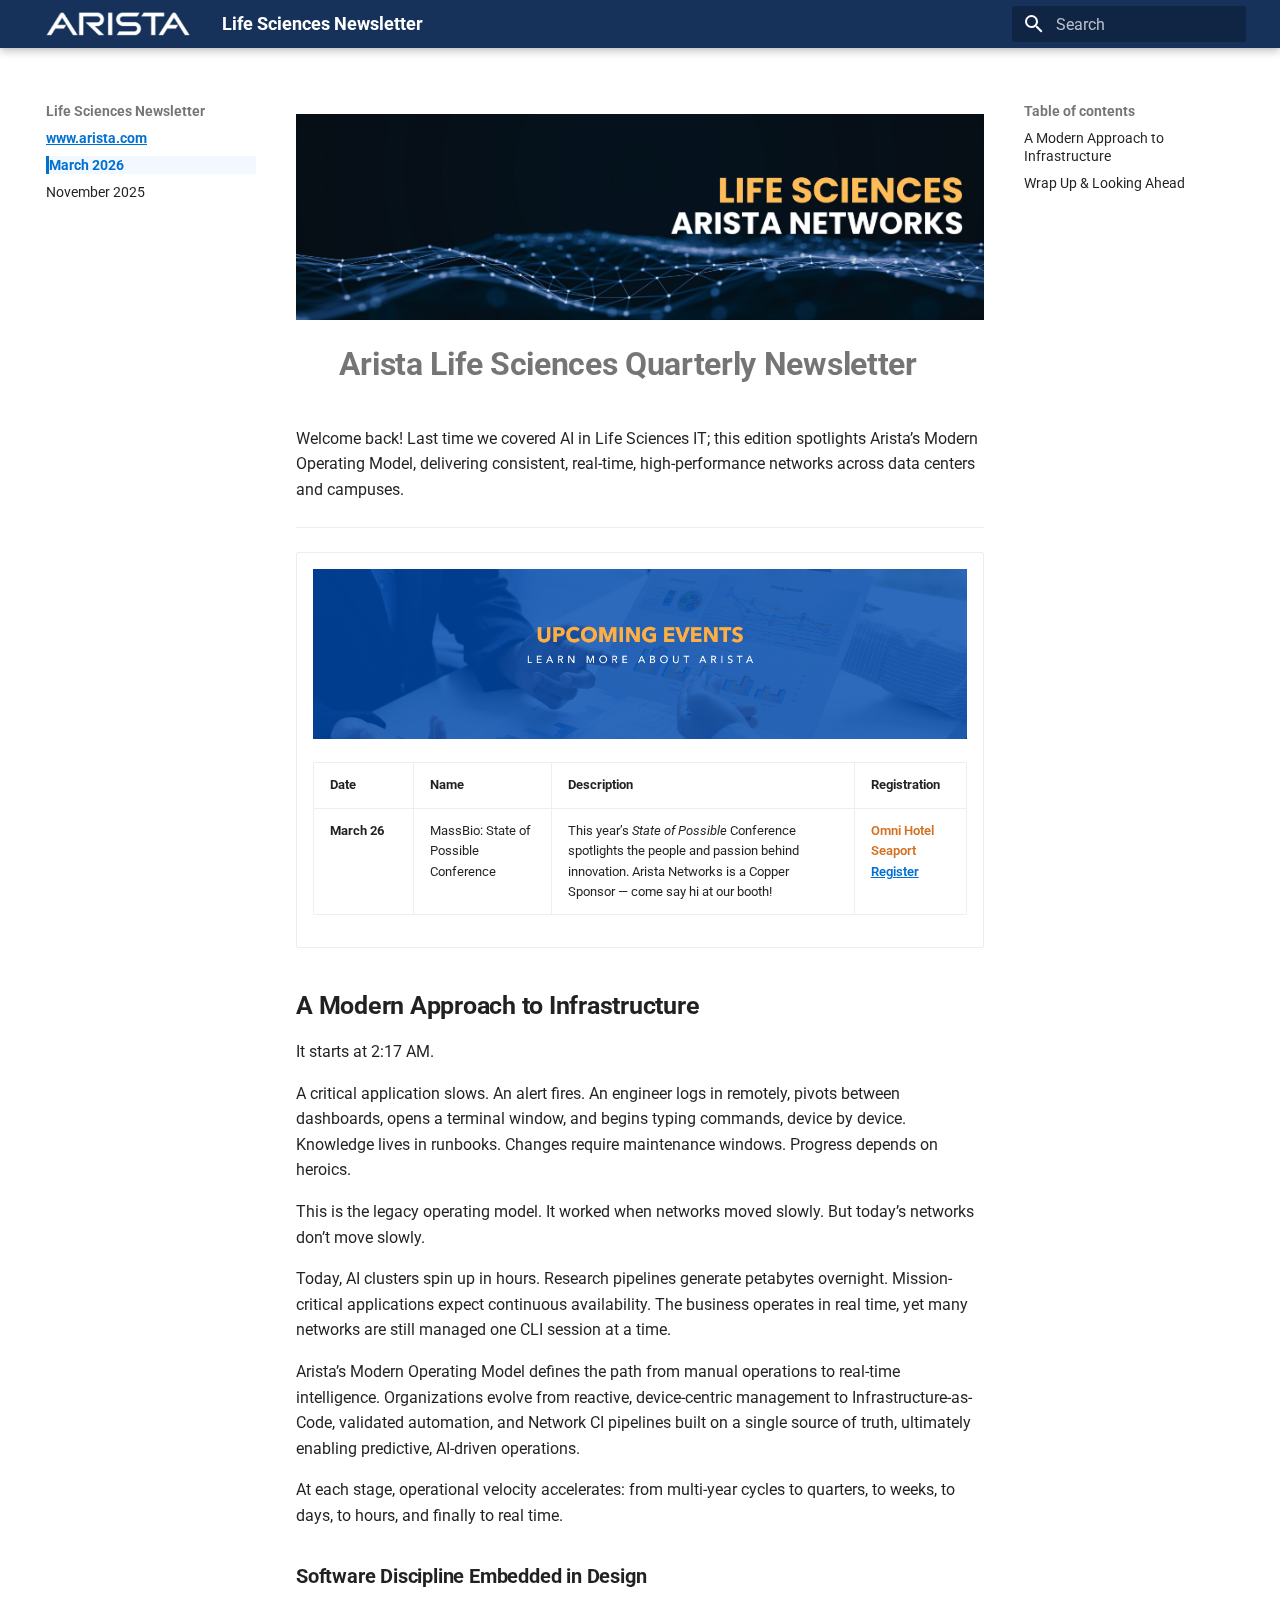
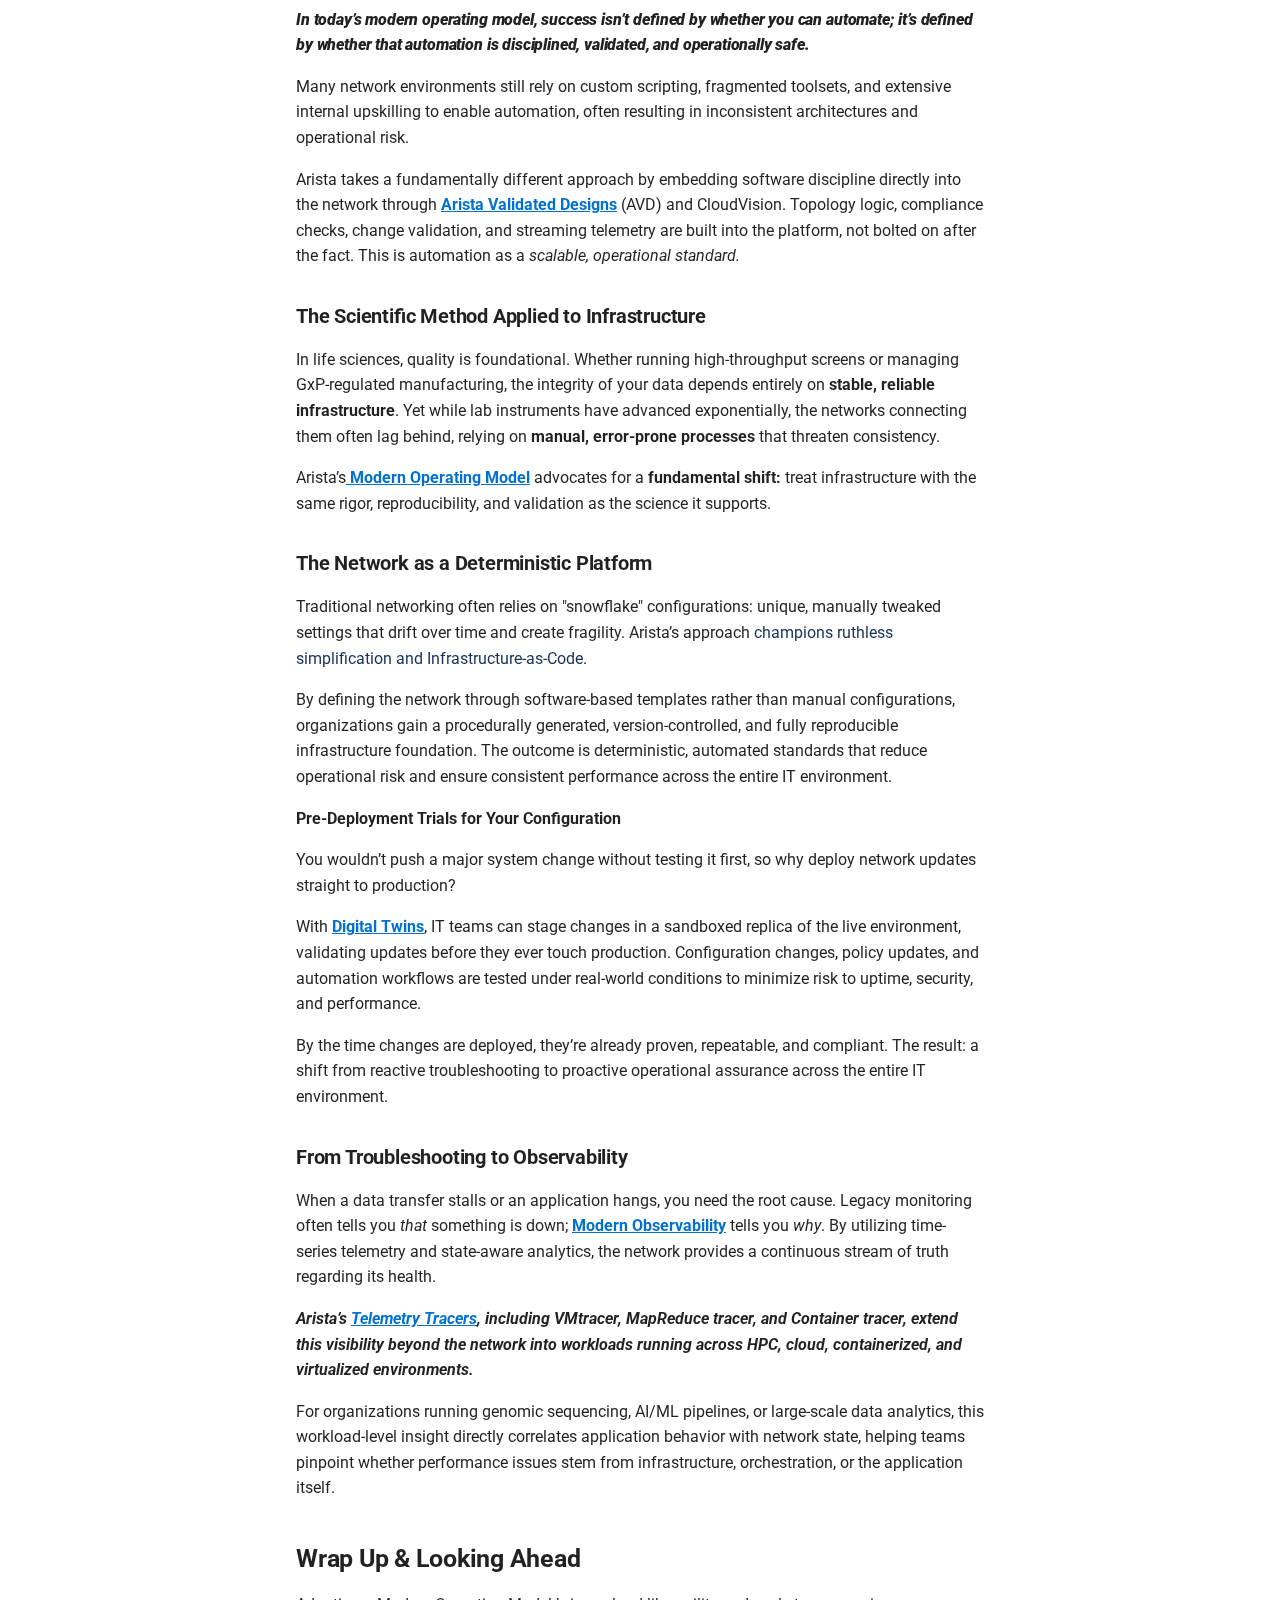
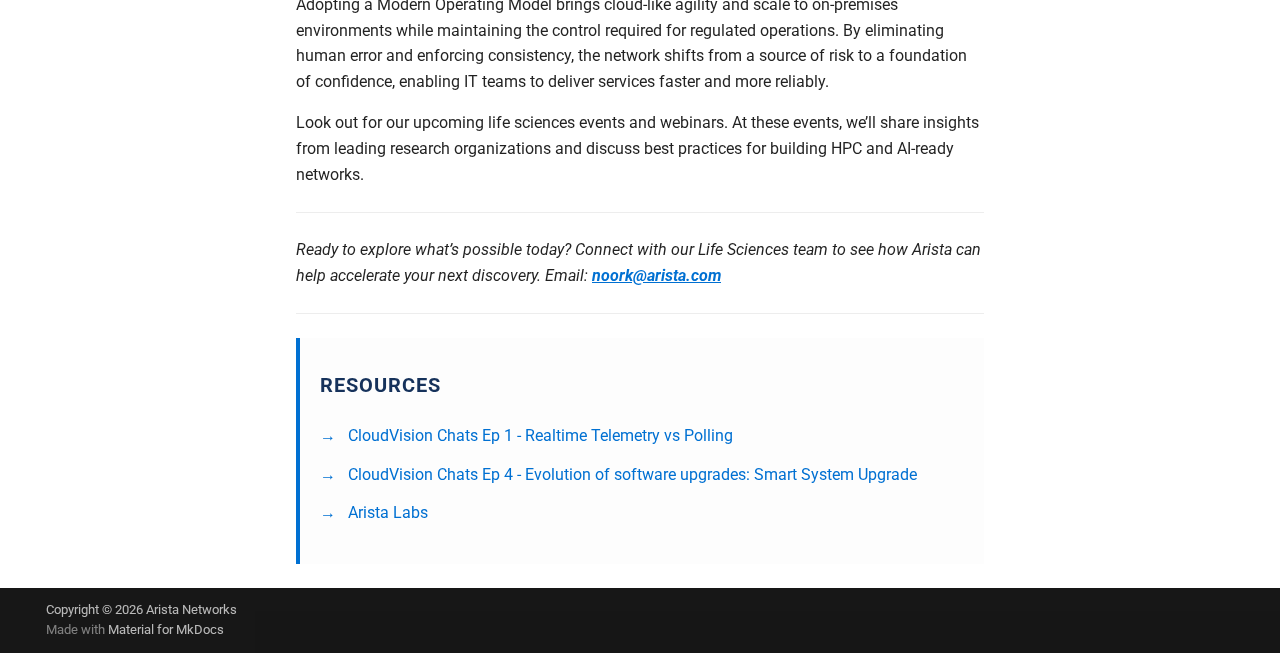
<file: index.html>
<!doctype html>
<html lang="en" class="no-js">
  <head>
    
      <meta charset="utf-8">
      <meta name="viewport" content="width=device-width,initial-scale=1">
      
      
      
        <link rel="canonical" href="https://aristalifesciences.github.io/Life-Sciences-Newsletter/">
      
      
      
        <link rel="next" href="November2025/">
      
      
        
      
      
      <link rel="icon" href="img/arista_favicon.ico">
      <meta name="generator" content="mkdocs-1.6.1, mkdocs-material-9.7.3">
    
    
      
        <title>Life Sciences Newsletter</title>
      
    
    
      <link rel="stylesheet" href="assets/stylesheets/main.484c7ddc.min.css">
      
        
        <link rel="stylesheet" href="assets/stylesheets/palette.ab4e12ef.min.css">
      
      
  
  
    
      
      
    
  
    
      
      
    
  
  
  <style>:root{--md-admonition-icon--quote:url('data:image/svg+xml;charset=utf-8,%3Csvg%20xmlns%3D%22http%3A//www.w3.org/2000/svg%22%20viewBox%3D%220%200%2016%2016%22%3E%3Cpath%20d%3D%22M1.75%202.5h10.5a.75.75%200%200%201%200%201.5H1.75a.75.75%200%200%201%200-1.5m4%205h8.5a.75.75%200%200%201%200%201.5h-8.5a.75.75%200%200%201%200-1.5m0%205h8.5a.75.75%200%200%201%200%201.5h-8.5a.75.75%200%200%201%200-1.5M2.5%207.75v6a.75.75%200%200%201-1.5%200v-6a.75.75%200%200%201%201.5%200%22/%3E%3C/svg%3E');--md-admonition-icon--note:url('data:image/svg+xml;charset=utf-8,%3Csvg%20xmlns%3D%22http%3A//www.w3.org/2000/svg%22%20viewBox%3D%220%200%2016%2016%22%3E%3Cpath%20d%3D%22M1%207.775V2.75C1%201.784%201.784%201%202.75%201h5.025c.464%200%20.91.184%201.238.513l6.25%206.25a1.75%201.75%200%200%201%200%202.474l-5.026%205.026a1.75%201.75%200%200%201-2.474%200l-6.25-6.25A1.75%201.75%200%200%201%201%207.775m1.5%200c0%20.066.026.13.073.177l6.25%206.25a.25.25%200%200%200%20.354%200l5.025-5.025a.25.25%200%200%200%200-.354l-6.25-6.25a.25.25%200%200%200-.177-.073H2.75a.25.25%200%200%200-.25.25ZM6%205a1%201%200%201%201%200%202%201%201%200%200%201%200-2%22/%3E%3C/svg%3E');}</style>



    
    
      
    
    
      
        
        
        <link rel="preconnect" href="https://fonts.gstatic.com" crossorigin>
        <link rel="stylesheet" href="https://fonts.googleapis.com/css?family=Roboto:300,300i,400,400i,700,700i%7CRoboto+Mono:400,400i,700,700i&display=fallback">
        <style>:root{--md-text-font:"Roboto";--md-code-font:"Roboto Mono"}</style>
      
    
    
      <link rel="stylesheet" href="stylesheets/extra.css">
    
    <script>__md_scope=new URL(".",location),__md_hash=e=>[...e].reduce(((e,_)=>(e<<5)-e+_.charCodeAt(0)),0),__md_get=(e,_=localStorage,t=__md_scope)=>JSON.parse(_.getItem(t.pathname+"."+e)),__md_set=(e,_,t=localStorage,a=__md_scope)=>{try{t.setItem(a.pathname+"."+e,JSON.stringify(_))}catch(e){}}</script>
    
      

    
    
  </head>
  
  
    
    
    
    
    
    <body dir="ltr" data-md-color-scheme="default" data-md-color-primary="custom" data-md-color-accent="indigo">
  
    
    <input class="md-toggle" data-md-toggle="drawer" type="checkbox" id="__drawer" autocomplete="off">
    <input class="md-toggle" data-md-toggle="search" type="checkbox" id="__search" autocomplete="off">
    <label class="md-overlay" for="__drawer"></label>
    <div data-md-component="skip">
      
        
        <a href="#arista-life-sciences-quarterly-newsletter" class="md-skip">
          Skip to content
        </a>
      
    </div>
    <div data-md-component="announce">
      
    </div>
    
    
      

  

<header class="md-header md-header--shadow" data-md-component="header">
  <nav class="md-header__inner md-grid" aria-label="Header">
    <a href="." title="Life Sciences Newsletter" class="md-header__button md-logo" aria-label="Life Sciences Newsletter" data-md-component="logo">
      
  <img src="img/logo_arista.png" alt="logo">

    </a>
    <label class="md-header__button md-icon" for="__drawer">
      
      <svg xmlns="http://www.w3.org/2000/svg" viewBox="0 0 24 24"><path d="M3 6h18v2H3zm0 5h18v2H3zm0 5h18v2H3z"/></svg>
    </label>
    <div class="md-header__title" data-md-component="header-title">
      <div class="md-header__ellipsis">
        <div class="md-header__topic">
          <span class="md-ellipsis">
            Life Sciences Newsletter
          </span>
        </div>
        <div class="md-header__topic" data-md-component="header-topic">
          <span class="md-ellipsis">
            
              March 2026
            
          </span>
        </div>
      </div>
    </div>
    
      
    
    
    
    
      
      
        <label class="md-header__button md-icon" for="__search">
          
          <svg xmlns="http://www.w3.org/2000/svg" viewBox="0 0 24 24"><path d="M9.5 3A6.5 6.5 0 0 1 16 9.5c0 1.61-.59 3.09-1.56 4.23l.27.27h.79l5 5-1.5 1.5-5-5v-.79l-.27-.27A6.52 6.52 0 0 1 9.5 16 6.5 6.5 0 0 1 3 9.5 6.5 6.5 0 0 1 9.5 3m0 2C7 5 5 7 5 9.5S7 14 9.5 14 14 12 14 9.5 12 5 9.5 5"/></svg>
        </label>
        <div class="md-search" data-md-component="search" role="dialog">
  <label class="md-search__overlay" for="__search"></label>
  <div class="md-search__inner" role="search">
    <form class="md-search__form" name="search">
      <input type="text" class="md-search__input" name="query" aria-label="Search" placeholder="Search" autocapitalize="off" autocorrect="off" autocomplete="off" spellcheck="false" data-md-component="search-query" required>
      <label class="md-search__icon md-icon" for="__search">
        
        <svg xmlns="http://www.w3.org/2000/svg" viewBox="0 0 24 24"><path d="M9.5 3A6.5 6.5 0 0 1 16 9.5c0 1.61-.59 3.09-1.56 4.23l.27.27h.79l5 5-1.5 1.5-5-5v-.79l-.27-.27A6.52 6.52 0 0 1 9.5 16 6.5 6.5 0 0 1 3 9.5 6.5 6.5 0 0 1 9.5 3m0 2C7 5 5 7 5 9.5S7 14 9.5 14 14 12 14 9.5 12 5 9.5 5"/></svg>
        
        <svg xmlns="http://www.w3.org/2000/svg" viewBox="0 0 24 24"><path d="M20 11v2H8l5.5 5.5-1.42 1.42L4.16 12l7.92-7.92L13.5 5.5 8 11z"/></svg>
      </label>
      <nav class="md-search__options" aria-label="Search">
        
        <button type="reset" class="md-search__icon md-icon" title="Clear" aria-label="Clear" tabindex="-1">
          
          <svg xmlns="http://www.w3.org/2000/svg" viewBox="0 0 24 24"><path d="M19 6.41 17.59 5 12 10.59 6.41 5 5 6.41 10.59 12 5 17.59 6.41 19 12 13.41 17.59 19 19 17.59 13.41 12z"/></svg>
        </button>
      </nav>
      
    </form>
    <div class="md-search__output">
      <div class="md-search__scrollwrap" tabindex="0" data-md-scrollfix>
        <div class="md-search-result" data-md-component="search-result">
          <div class="md-search-result__meta">
            Initializing search
          </div>
          <ol class="md-search-result__list" role="presentation"></ol>
        </div>
      </div>
    </div>
  </div>
</div>
      
    
    
  </nav>
  
</header>
    
    <div class="md-container" data-md-component="container">
      
      
        
          
        
      
      <main class="md-main" data-md-component="main">
        <div class="md-main__inner md-grid">
          
            
              
              <div class="md-sidebar md-sidebar--primary" data-md-component="sidebar" data-md-type="navigation" >
                <div class="md-sidebar__scrollwrap">
                  <div class="md-sidebar__inner">
                    



<nav class="md-nav md-nav--primary" aria-label="Navigation" data-md-level="0">
  <label class="md-nav__title" for="__drawer">
    <a href="." title="Life Sciences Newsletter" class="md-nav__button md-logo" aria-label="Life Sciences Newsletter" data-md-component="logo">
      
  <img src="img/logo_arista.png" alt="logo">

    </a>
    Life Sciences Newsletter
  </label>
  
  <ul class="md-nav__list" data-md-scrollfix>
    
      
      
  
  
  
  
    <li class="md-nav__item">
      <a href="http://www.arista.com" class="md-nav__link">
        
  
  
  <span class="md-ellipsis">
    
  
    www.arista.com
  

    
  </span>
  
  

      </a>
    </li>
  

    
      
      
  
  
    
  
  
  
    <li class="md-nav__item md-nav__item--active">
      
      <input class="md-nav__toggle md-toggle" type="checkbox" id="__toc">
      
      
        
      
      
        <label class="md-nav__link md-nav__link--active" for="__toc">
          
  
  
  <span class="md-ellipsis">
    
  
    March 2026
  

    
  </span>
  
  

          <span class="md-nav__icon md-icon"></span>
        </label>
      
      <a href="." class="md-nav__link md-nav__link--active">
        
  
  
  <span class="md-ellipsis">
    
  
    March 2026
  

    
  </span>
  
  

      </a>
      
        

<nav class="md-nav md-nav--secondary" aria-label="Table of contents">
  
  
  
    
  
  
    <label class="md-nav__title" for="__toc">
      <span class="md-nav__icon md-icon"></span>
      Table of contents
    </label>
    <ul class="md-nav__list" data-md-component="toc" data-md-scrollfix>
      
        <li class="md-nav__item">
  <a href="#a-modern-approach-to-infrastructure" class="md-nav__link">
    <span class="md-ellipsis">
      
        A Modern Approach to Infrastructure
      
    </span>
  </a>
  
</li>
      
        <li class="md-nav__item">
  <a href="#wrap-up-looking-ahead" class="md-nav__link">
    <span class="md-ellipsis">
      
        Wrap Up &amp; Looking Ahead
      
    </span>
  </a>
  
</li>
      
    </ul>
  
</nav>
      
    </li>
  

    
      
      
  
  
  
  
    <li class="md-nav__item">
      <a href="November2025/" class="md-nav__link">
        
  
  
  <span class="md-ellipsis">
    
  
    November 2025
  

    
  </span>
  
  

      </a>
    </li>
  

    
  </ul>
</nav>
                  </div>
                </div>
              </div>
            
            
              
              <div class="md-sidebar md-sidebar--secondary" data-md-component="sidebar" data-md-type="toc" >
                <div class="md-sidebar__scrollwrap">
                  <div class="md-sidebar__inner">
                    

<nav class="md-nav md-nav--secondary" aria-label="Table of contents">
  
  
  
    
  
  
    <label class="md-nav__title" for="__toc">
      <span class="md-nav__icon md-icon"></span>
      Table of contents
    </label>
    <ul class="md-nav__list" data-md-component="toc" data-md-scrollfix>
      
        <li class="md-nav__item">
  <a href="#a-modern-approach-to-infrastructure" class="md-nav__link">
    <span class="md-ellipsis">
      
        A Modern Approach to Infrastructure
      
    </span>
  </a>
  
</li>
      
        <li class="md-nav__item">
  <a href="#wrap-up-looking-ahead" class="md-nav__link">
    <span class="md-ellipsis">
      
        Wrap Up &amp; Looking Ahead
      
    </span>
  </a>
  
</li>
      
    </ul>
  
</nav>
                  </div>
                </div>
              </div>
            
          
          
            <div class="md-content" data-md-component="content">
              
              <article class="md-content__inner md-typeset">
                
                  


  
  


<p><img alt="Life Sciences Newsletter Banner" src="img/Banner%20Intro%202.png" /></p>
<h1 id="arista-life-sciences-quarterly-newsletter"><strong><strong>Arista Life Sciences Quarterly Newsletter</strong></strong><a class="headerlink" href="#arista-life-sciences-quarterly-newsletter" title="Permanent link">&para;</a></h1>
<p>Welcome back! Last time we covered AI in Life Sciences IT; this edition spotlights Arista’s Modern Operating Model, delivering consistent, real-time, high-performance networks across data centers and campuses.</p>
<hr />
<!-- ## __**Upcoming Events**__   -->
<div class="grid cards">
<!-- -   __**Local   Events**__ -->
<ul>
<li>
<p><a href="" target="_blank">
      <img src="img/EventBanner.png"/>
    </a></p>
<table>
<thead>
<tr>
<th>Date</th>
<th>Name</th>
<th>Description</th>
<th>Registration</th>
</tr>
</thead>
<tbody>
<tr>
<td><strong>March 26</strong></td>
<td>MassBio: State of Possible Conference</td>
<td>This year’s <em>State of Possible</em> Conference spotlights the people and passion behind innovation. Arista Networks is a Copper Sponsor — come say hi at our booth!</td>
<td><span class="location-text">Omni Hotel Seaport<br></span>  <a class="register-link" href="https://www.massbio.org/events/state-of-possible-conference/?utm_source=google&amp;utm_medium=search&amp;utm_campaign=ads&amp;gad_source=1&amp;gad_campaignid=23504506941&amp;gbraid=0AAAAADFOxY3WsJo86KHccEokwEGgljNiL&amp;gclid=CjwKCAiAwNDMBhBfEiwAd7ti1IJLx_auXrmt45AAJRNkmpIMm4L6WGJEm48vlEAnI-eMdce-oZEMuBoCbgsQAvD_BwE">Register</a></td>
</tr>
</tbody>
</table>
</li>
</ul>
</div>
<h2 id="a-modern-approach-to-infrastructure"><strong><strong>A Modern Approach to Infrastructure</strong></strong><a class="headerlink" href="#a-modern-approach-to-infrastructure" title="Permanent link">&para;</a></h2>
<p>It starts at 2:17 AM.</p>
<p>A critical application slows. An alert fires. An engineer logs in remotely, pivots between dashboards, opens a terminal window, and begins typing commands, device by device. Knowledge lives in runbooks. Changes require maintenance windows. Progress depends on heroics.</p>
<p>This is the legacy operating model. It worked when networks moved slowly. But today’s networks don’t move slowly.</p>
<p>Today, AI clusters spin up in hours. Research pipelines generate petabytes overnight. Mission-critical applications expect continuous availability. The business operates in real time, yet many networks are still managed one CLI session at a time. </p>
<p>Arista’s Modern Operating Model defines the path from manual operations to real-time intelligence. Organizations evolve from reactive, device-centric management to Infrastructure-as-Code, validated automation, and Network CI pipelines built on a single source of truth, ultimately enabling predictive, AI-driven operations.</p>
<p>At each stage, operational velocity accelerates: from multi-year cycles to quarters, to weeks, to days, to hours, and finally to real time.</p>
<h3 id="software-discipline-embedded-in-design"><strong>Software Discipline Embedded in Design</strong><a class="headerlink" href="#software-discipline-embedded-in-design" title="Permanent link">&para;</a></h3>
<h4 id="in-todays-modern-operating-model-success-isnt-defined-by-whether-you-can-automate-its-defined-by-whether-that-automation-is-disciplined-validated-and-operationally-safe"><strong><em>In today’s modern operating model, success isn’t defined by whether you can automate; it’s defined by whether that automation is disciplined, validated, and operationally safe.</em></strong><a class="headerlink" href="#in-todays-modern-operating-model-success-isnt-defined-by-whether-you-can-automate-its-defined-by-whether-that-automation-is-disciplined-validated-and-operationally-safe" title="Permanent link">&para;</a></h4>
<p>Many network environments still rely on custom scripting, fragmented toolsets, and extensive internal upskilling to enable automation, often resulting in inconsistent architectures and operational risk.</p>
<p>Arista takes a fundamentally different approach by embedding software discipline directly into the network through <a href="https://www.arista.com/en/solutions/design-guides">Arista Validated Designs</a> (AVD) and CloudVision. Topology logic, compliance checks, change validation, and streaming telemetry are built into the platform, not bolted on after the fact. This is automation as a <em>scalable, operational standard.</em></p>
<h3 id="the-scientific-method-applied-to-infrastructure"><strong>The Scientific Method Applied to Infrastructure</strong><a class="headerlink" href="#the-scientific-method-applied-to-infrastructure" title="Permanent link">&para;</a></h3>
<p>In life sciences, quality is foundational. Whether running high-throughput screens or managing GxP-regulated manufacturing, the integrity of your data depends entirely on <strong>stable, reliable infrastructure</strong>. Yet while lab instruments have advanced exponentially, the networks connecting them often lag behind, relying on <strong>manual, error-prone processes</strong> that threaten consistency.</p>
<p>Arista’s<a href="https://www.arista.com/en/products/eos-network-solutions-overview"> Modern Operating Model</a> advocates for a <strong>fundamental shift:</strong> treat infrastructure with the same rigor, reproducibility, and validation as the science it supports.</p>
<h3 id="the-network-as-a-deterministic-platform"><strong>The Network as a Deterministic Platform</strong><a class="headerlink" href="#the-network-as-a-deterministic-platform" title="Permanent link">&para;</a></h3>
<p>Traditional networking often relies on "snowflake" configurations: unique, manually tweaked settings that drift over time and create fragility. Arista’s approach <a href="https://siliconangle.com/2022/11/06/aristas-continuous-integration-pipeline-brings-cloud-principles-network">champions ruthless simplification and Infrastructure-as-Code</a>. </p>
<p>By defining the network through software-based templates rather than manual configurations, organizations gain a procedurally generated, version-controlled, and fully reproducible infrastructure foundation. The outcome is deterministic, automated standards that reduce operational risk and ensure consistent performance across the entire IT environment.</p>
<p><strong>Pre-Deployment Trials for Your Configuration</strong></p>
<p>You wouldn’t push a major system change without testing it first, so why deploy network updates straight to production?</p>
<p>With <strong><a href="https://www.arista.com/assets/data/pdf/Whitepapers/Network-Migrations-Derisking-Transformations-WP.pdf">Digital Twin</a></strong><a href="https://www.arista.com/assets/data/pdf/Whitepapers/Network-Migrations-Derisking-Transformations-WP.pdf">s</a>, IT teams can stage changes in a sandboxed replica of the live environment, validating updates before they ever touch production. Configuration changes, policy updates, and automation workflows are tested under real-world conditions to minimize risk to uptime, security, and performance.</p>
<p>By the time changes are deployed, they’re already proven, repeatable, and compliant. The result: a shift from reactive troubleshooting to proactive operational assurance across the entire IT environment.</p>
<h3 id="from-troubleshooting-to-observability"><strong>From Troubleshooting to Observability</strong><a class="headerlink" href="#from-troubleshooting-to-observability" title="Permanent link">&para;</a></h3>
<p>When a data transfer stalls or an application hangs, you need the root cause. Legacy monitoring often tells you <em>that</em> something is down; <a href="https://www.arista.com/en/products/eos/telemetry-analytics">Modern Observability</a> tells you <em>why</em>.  By utilizing time-series telemetry and state-aware analytics, the network provides a continuous stream of truth regarding its health. </p>
<p><strong><em>Arista’s <a href="https://www.arista.com/en/solutions/telemetry-analytics">Telemetry Tracers</a>, including VMtracer, MapReduce tracer, and Container tracer, extend this visibility beyond the network into workloads running across HPC, cloud, containerized, and virtualized environments.</em></strong></p>
<p>For organizations running genomic sequencing, AI/ML pipelines, or large-scale data analytics, this workload-level insight directly correlates application behavior with network state, helping teams pinpoint whether performance issues stem from infrastructure, orchestration, or the application itself.</p>
<h2 id="wrap-up-looking-ahead"><strong><strong>Wrap Up &amp; Looking Ahead</strong></strong><a class="headerlink" href="#wrap-up-looking-ahead" title="Permanent link">&para;</a></h2>
<p>Adopting a Modern Operating Model brings cloud-like agility and scale to on-premises environments while maintaining the control required for regulated operations. By eliminating human error and enforcing consistency, the network shifts from a source of risk to a foundation of confidence, enabling IT teams to deliver services faster and more reliably.</p>
<p>Look out for our upcoming life sciences events and webinars. At these events, we’ll share insights from leading research organizations and discuss best practices for building HPC and AI-ready networks.</p>
<hr />
<p><em>Ready to explore what’s possible today? Connect with our Life Sciences team to see how Arista can help accelerate your next discovery. Email: <a href="mailto:noork@arista.com">noork@arista.com</a></em></p>
<hr />
<style>
  .resources-container {
    text-align: left !important;
    padding: 15px 20px;
    border-left: 4px solid #0070d2;
    background: #fdfdfd;
    margin-top: 20px;
    display: block; 
    clear: both;
  }

  .resources-header {
    font-size: 1.25em; 
    font-weight: bold;
    color: #16325B; 
    display: block;
    margin-bottom: 10px;
    text-transform: uppercase;
    letter-spacing: 1px;
  }

  .resource-link {
    display: block !important;
    color: #0070d2 !important;
    text-decoration: none !important;
    padding: 8px 0 !important;
    font-weight: normal !important; /* Forces unbolded text */
    transition: 0.2s;
    line-height: 1.4;
  }

  .resource-link:hover {
    color: #16325B !important;
    padding-left: 8px !important;
  }

  /* Standardizes the bullet point and ensures it is also unbolded */
  .resource-link::before {
    content: "→";
    margin-right: 12px;
    font-weight: normal !important; /* Forces unbolded arrow */
    display: inline-block;
  }
</style>

<div class="resources-container">
<p><span class="resources-header">Resources</span></p>
<p><a class="resource-link" href="https://www.youtube.com/watch?v=t22vWu9wvtA" target="_blank">CloudVision Chats Ep 1 - Realtime Telemetry vs Polling</a>
<a class="resource-link" href="https://www.youtube.com/watch?v=ZuBe5B4EpsI" target="_blank">CloudVision Chats Ep 4 - Evolution of software upgrades: Smart System Upgrade</a>
<a class="resource-link" href="https://labs.arista.com/" target="_blank">Arista Labs</a></p>
</div>












                
              </article>
            </div>
          
          
<script>var target=document.getElementById(location.hash.slice(1));target&&target.name&&(target.checked=target.name.startsWith("__tabbed_"))</script>
        </div>
        
      </main>
      
        <footer class="md-footer">
  
  <div class="md-footer-meta md-typeset">
    <div class="md-footer-meta__inner md-grid">
      <div class="md-copyright">
  
    <div class="md-copyright__highlight">
      Copyright © 2026 Arista Networks 

    </div>
  
  
    Made with
    <a href="https://squidfunk.github.io/mkdocs-material/" target="_blank" rel="noopener">
      Material for MkDocs
    </a>
  
</div>
      
    </div>
  </div>
</footer>
      
    </div>
    <div class="md-dialog" data-md-component="dialog">
      <div class="md-dialog__inner md-typeset"></div>
    </div>
    
    
    
      
      
      <script id="__config" type="application/json">{"annotate": null, "base": ".", "features": ["navigation.sections"], "search": "assets/javascripts/workers/search.2c215733.min.js", "tags": null, "translations": {"clipboard.copied": "Copied to clipboard", "clipboard.copy": "Copy to clipboard", "search.result.more.one": "1 more on this page", "search.result.more.other": "# more on this page", "search.result.none": "No matching documents", "search.result.one": "1 matching document", "search.result.other": "# matching documents", "search.result.placeholder": "Type to start searching", "search.result.term.missing": "Missing", "select.version": "Select version"}, "version": null}</script>
    
    
      <script src="assets/javascripts/bundle.79ae519e.min.js"></script>
      
    
  </body>
</html>
</file>
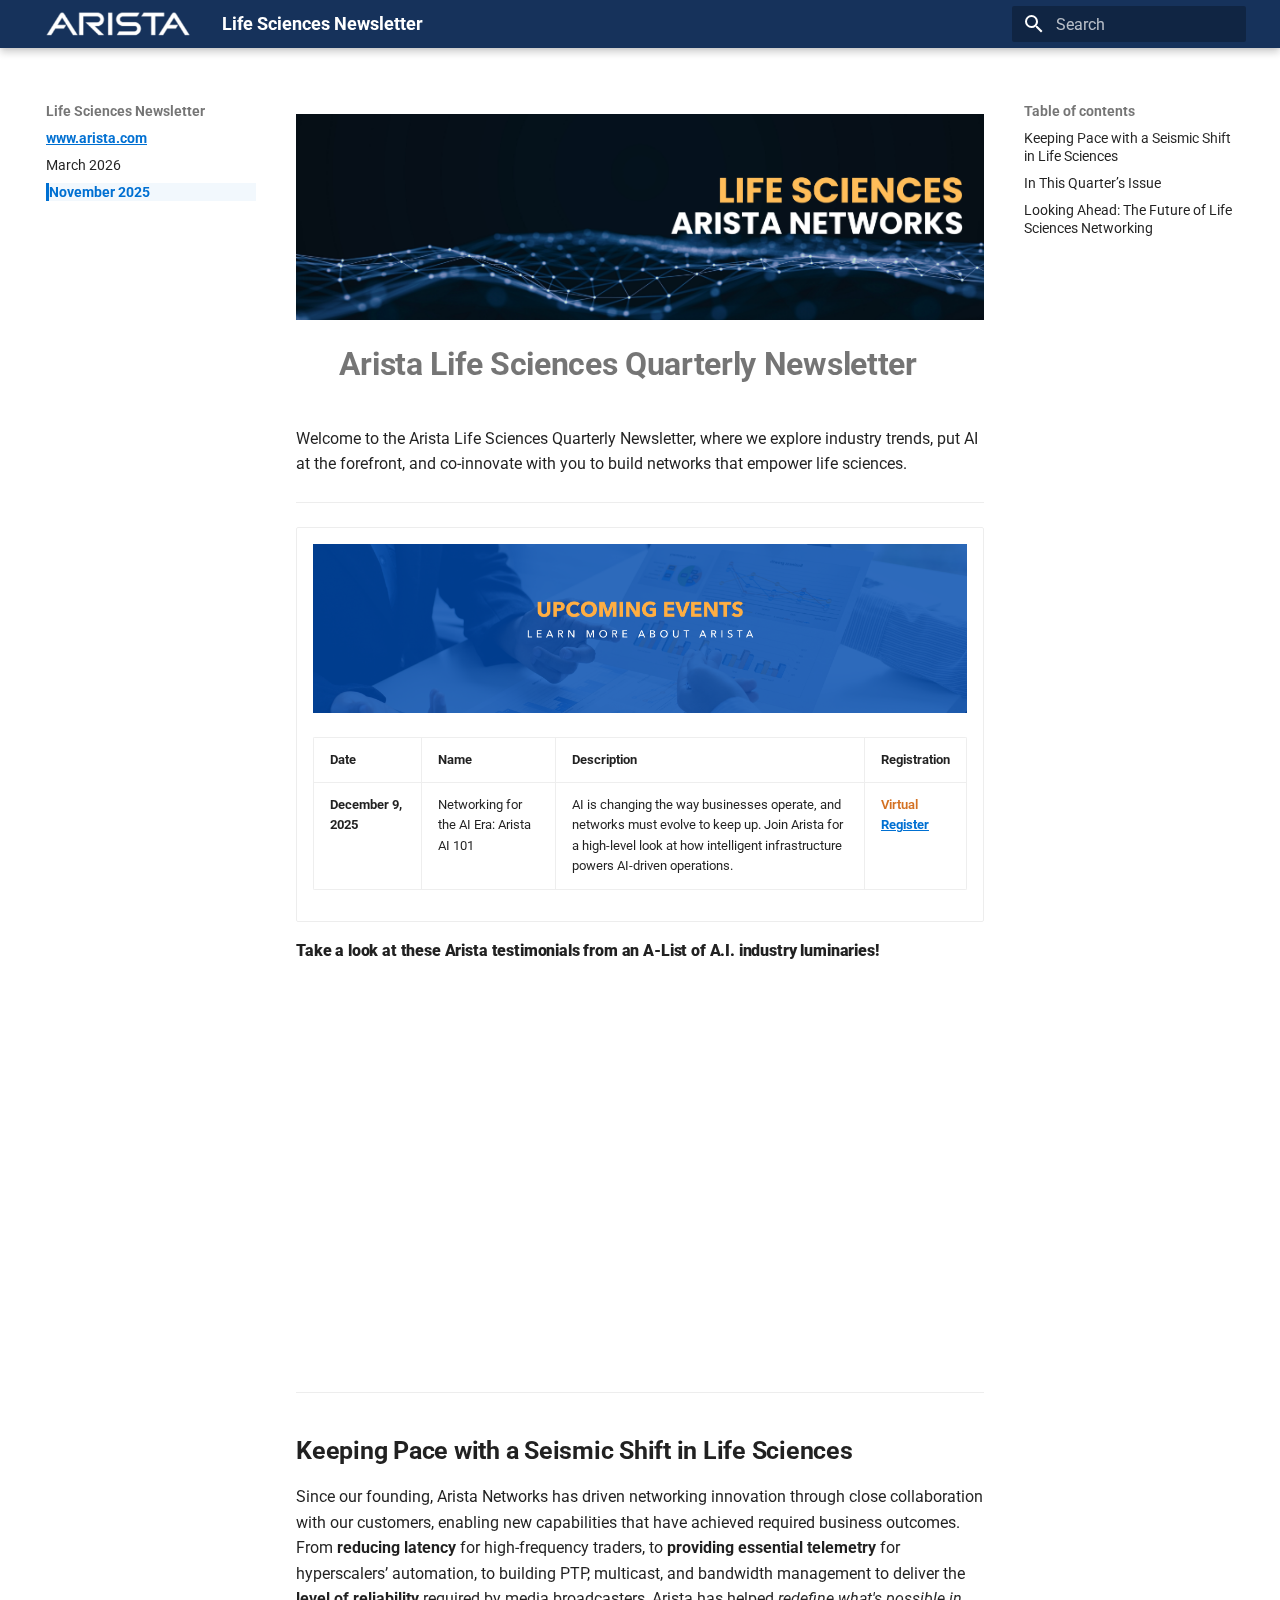
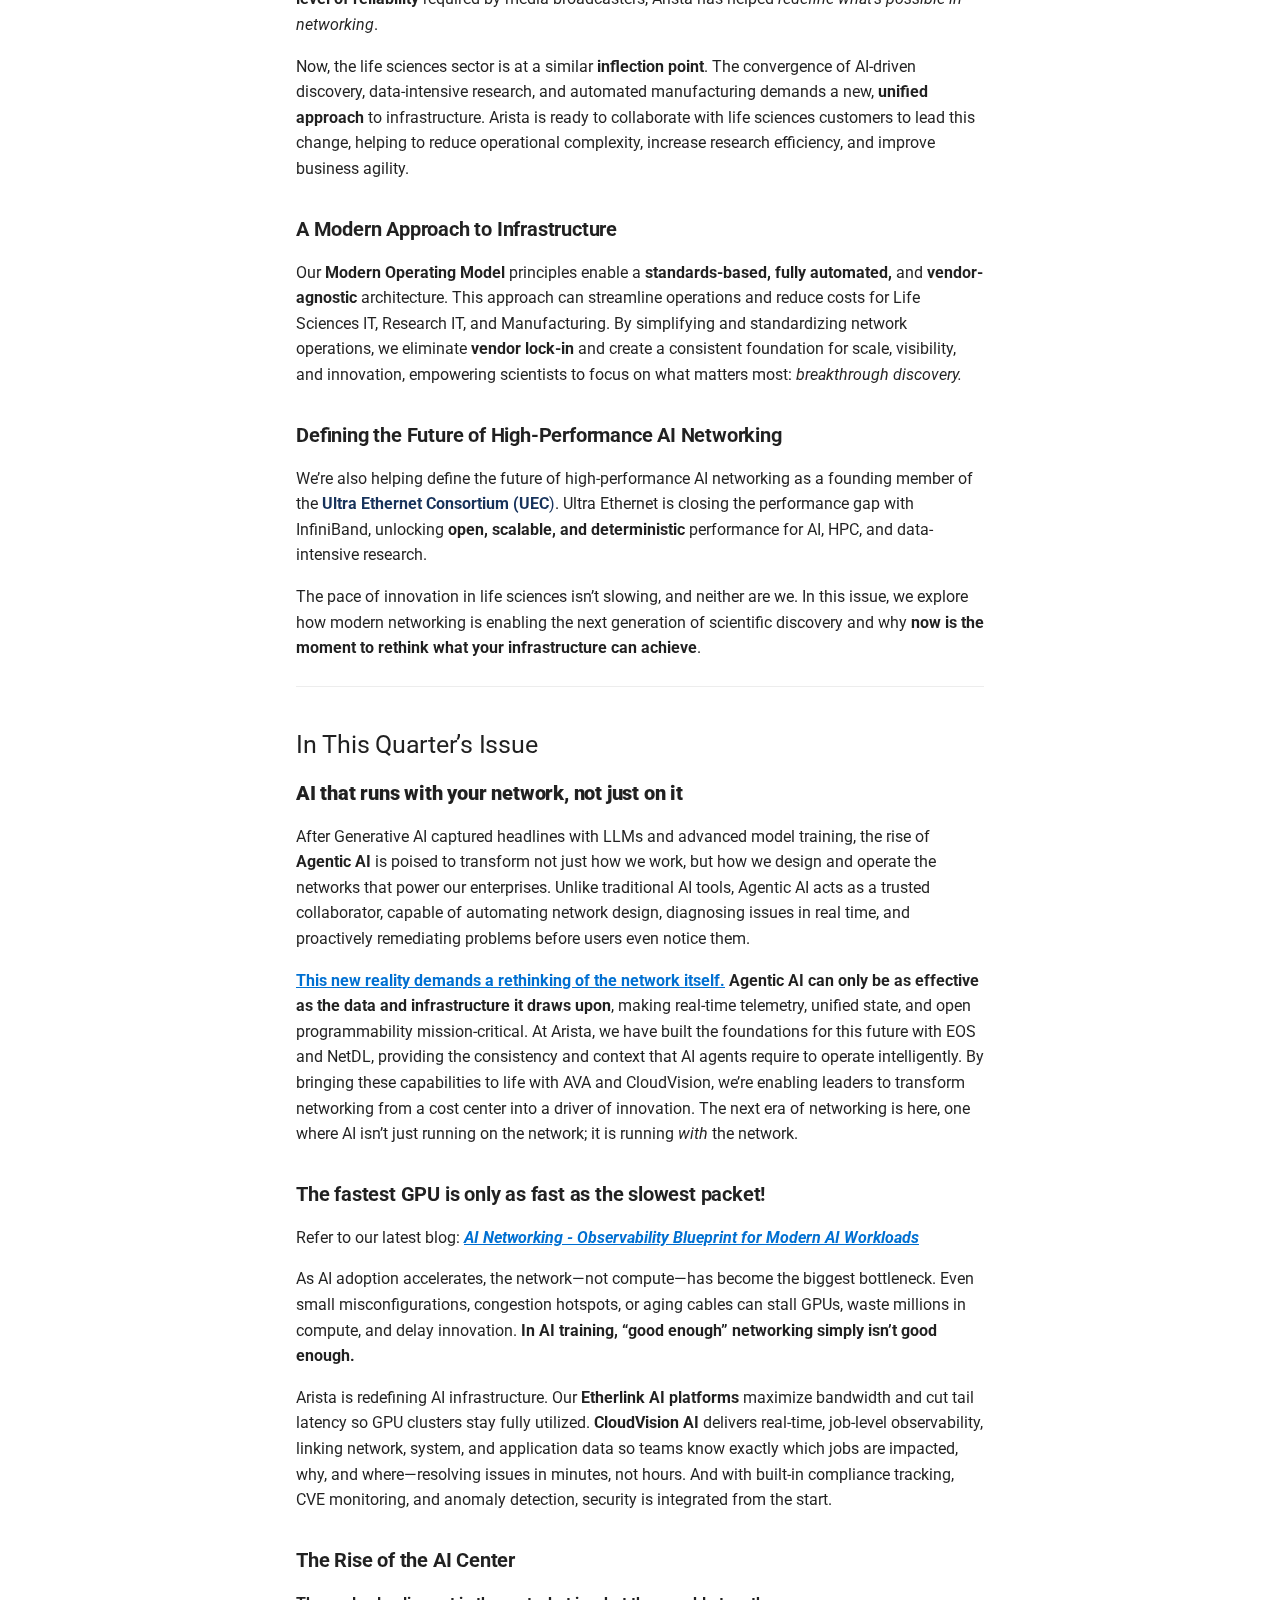
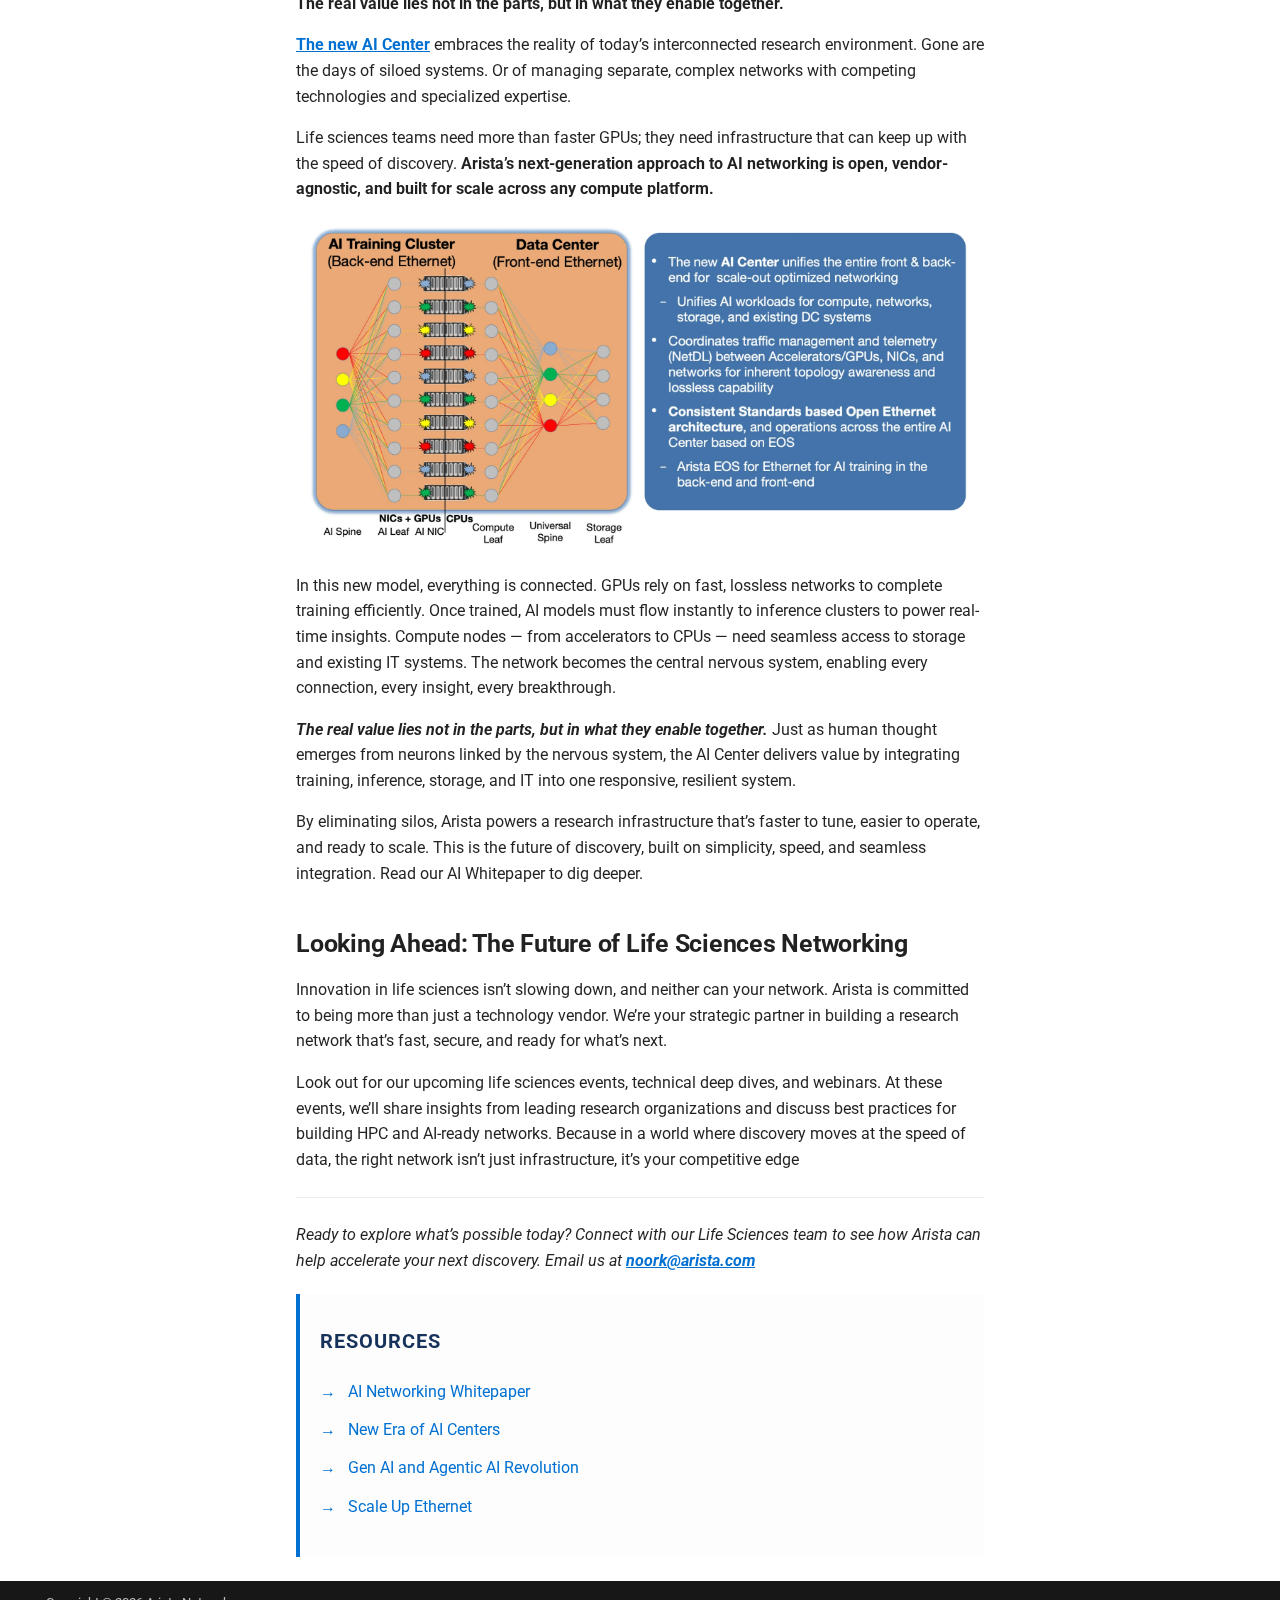
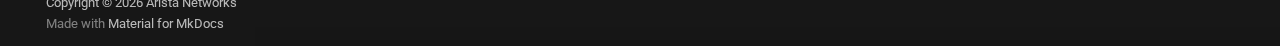
<file: November2025/index.html>
<!doctype html>
<html lang="en" class="no-js">
  <head>
    
      <meta charset="utf-8">
      <meta name="viewport" content="width=device-width,initial-scale=1">
      
      
      
        <link rel="canonical" href="https://aristalifesciences.github.io/Life-Sciences-Newsletter/November2025/">
      
      
        <link rel="prev" href="..">
      
      
      
        
      
      
      <link rel="icon" href="../img/arista_favicon.ico">
      <meta name="generator" content="mkdocs-1.6.1, mkdocs-material-9.7.3">
    
    
      
        <title>November 2025 - Life Sciences Newsletter</title>
      
    
    
      <link rel="stylesheet" href="../assets/stylesheets/main.484c7ddc.min.css">
      
        
        <link rel="stylesheet" href="../assets/stylesheets/palette.ab4e12ef.min.css">
      
      
  
  
    
      
      
    
  
    
      
      
    
  
  
  <style>:root{--md-admonition-icon--quote:url('data:image/svg+xml;charset=utf-8,%3Csvg%20xmlns%3D%22http%3A//www.w3.org/2000/svg%22%20viewBox%3D%220%200%2016%2016%22%3E%3Cpath%20d%3D%22M1.75%202.5h10.5a.75.75%200%200%201%200%201.5H1.75a.75.75%200%200%201%200-1.5m4%205h8.5a.75.75%200%200%201%200%201.5h-8.5a.75.75%200%200%201%200-1.5m0%205h8.5a.75.75%200%200%201%200%201.5h-8.5a.75.75%200%200%201%200-1.5M2.5%207.75v6a.75.75%200%200%201-1.5%200v-6a.75.75%200%200%201%201.5%200%22/%3E%3C/svg%3E');--md-admonition-icon--note:url('data:image/svg+xml;charset=utf-8,%3Csvg%20xmlns%3D%22http%3A//www.w3.org/2000/svg%22%20viewBox%3D%220%200%2016%2016%22%3E%3Cpath%20d%3D%22M1%207.775V2.75C1%201.784%201.784%201%202.75%201h5.025c.464%200%20.91.184%201.238.513l6.25%206.25a1.75%201.75%200%200%201%200%202.474l-5.026%205.026a1.75%201.75%200%200%201-2.474%200l-6.25-6.25A1.75%201.75%200%200%201%201%207.775m1.5%200c0%20.066.026.13.073.177l6.25%206.25a.25.25%200%200%200%20.354%200l5.025-5.025a.25.25%200%200%200%200-.354l-6.25-6.25a.25.25%200%200%200-.177-.073H2.75a.25.25%200%200%200-.25.25ZM6%205a1%201%200%201%201%200%202%201%201%200%200%201%200-2%22/%3E%3C/svg%3E');}</style>



    
    
      
    
    
      
        
        
        <link rel="preconnect" href="https://fonts.gstatic.com" crossorigin>
        <link rel="stylesheet" href="https://fonts.googleapis.com/css?family=Roboto:300,300i,400,400i,700,700i%7CRoboto+Mono:400,400i,700,700i&display=fallback">
        <style>:root{--md-text-font:"Roboto";--md-code-font:"Roboto Mono"}</style>
      
    
    
      <link rel="stylesheet" href="../stylesheets/extra.css">
    
    <script>__md_scope=new URL("..",location),__md_hash=e=>[...e].reduce(((e,_)=>(e<<5)-e+_.charCodeAt(0)),0),__md_get=(e,_=localStorage,t=__md_scope)=>JSON.parse(_.getItem(t.pathname+"."+e)),__md_set=(e,_,t=localStorage,a=__md_scope)=>{try{t.setItem(a.pathname+"."+e,JSON.stringify(_))}catch(e){}}</script>
    
      

    
    
  </head>
  
  
    
    
    
    
    
    <body dir="ltr" data-md-color-scheme="default" data-md-color-primary="custom" data-md-color-accent="indigo">
  
    
    <input class="md-toggle" data-md-toggle="drawer" type="checkbox" id="__drawer" autocomplete="off">
    <input class="md-toggle" data-md-toggle="search" type="checkbox" id="__search" autocomplete="off">
    <label class="md-overlay" for="__drawer"></label>
    <div data-md-component="skip">
      
        
        <a href="#arista-life-sciences-quarterly-newsletter" class="md-skip">
          Skip to content
        </a>
      
    </div>
    <div data-md-component="announce">
      
    </div>
    
    
      

  

<header class="md-header md-header--shadow" data-md-component="header">
  <nav class="md-header__inner md-grid" aria-label="Header">
    <a href=".." title="Life Sciences Newsletter" class="md-header__button md-logo" aria-label="Life Sciences Newsletter" data-md-component="logo">
      
  <img src="../img/logo_arista.png" alt="logo">

    </a>
    <label class="md-header__button md-icon" for="__drawer">
      
      <svg xmlns="http://www.w3.org/2000/svg" viewBox="0 0 24 24"><path d="M3 6h18v2H3zm0 5h18v2H3zm0 5h18v2H3z"/></svg>
    </label>
    <div class="md-header__title" data-md-component="header-title">
      <div class="md-header__ellipsis">
        <div class="md-header__topic">
          <span class="md-ellipsis">
            Life Sciences Newsletter
          </span>
        </div>
        <div class="md-header__topic" data-md-component="header-topic">
          <span class="md-ellipsis">
            
              November 2025
            
          </span>
        </div>
      </div>
    </div>
    
      
    
    
    
    
      
      
        <label class="md-header__button md-icon" for="__search">
          
          <svg xmlns="http://www.w3.org/2000/svg" viewBox="0 0 24 24"><path d="M9.5 3A6.5 6.5 0 0 1 16 9.5c0 1.61-.59 3.09-1.56 4.23l.27.27h.79l5 5-1.5 1.5-5-5v-.79l-.27-.27A6.52 6.52 0 0 1 9.5 16 6.5 6.5 0 0 1 3 9.5 6.5 6.5 0 0 1 9.5 3m0 2C7 5 5 7 5 9.5S7 14 9.5 14 14 12 14 9.5 12 5 9.5 5"/></svg>
        </label>
        <div class="md-search" data-md-component="search" role="dialog">
  <label class="md-search__overlay" for="__search"></label>
  <div class="md-search__inner" role="search">
    <form class="md-search__form" name="search">
      <input type="text" class="md-search__input" name="query" aria-label="Search" placeholder="Search" autocapitalize="off" autocorrect="off" autocomplete="off" spellcheck="false" data-md-component="search-query" required>
      <label class="md-search__icon md-icon" for="__search">
        
        <svg xmlns="http://www.w3.org/2000/svg" viewBox="0 0 24 24"><path d="M9.5 3A6.5 6.5 0 0 1 16 9.5c0 1.61-.59 3.09-1.56 4.23l.27.27h.79l5 5-1.5 1.5-5-5v-.79l-.27-.27A6.52 6.52 0 0 1 9.5 16 6.5 6.5 0 0 1 3 9.5 6.5 6.5 0 0 1 9.5 3m0 2C7 5 5 7 5 9.5S7 14 9.5 14 14 12 14 9.5 12 5 9.5 5"/></svg>
        
        <svg xmlns="http://www.w3.org/2000/svg" viewBox="0 0 24 24"><path d="M20 11v2H8l5.5 5.5-1.42 1.42L4.16 12l7.92-7.92L13.5 5.5 8 11z"/></svg>
      </label>
      <nav class="md-search__options" aria-label="Search">
        
        <button type="reset" class="md-search__icon md-icon" title="Clear" aria-label="Clear" tabindex="-1">
          
          <svg xmlns="http://www.w3.org/2000/svg" viewBox="0 0 24 24"><path d="M19 6.41 17.59 5 12 10.59 6.41 5 5 6.41 10.59 12 5 17.59 6.41 19 12 13.41 17.59 19 19 17.59 13.41 12z"/></svg>
        </button>
      </nav>
      
    </form>
    <div class="md-search__output">
      <div class="md-search__scrollwrap" tabindex="0" data-md-scrollfix>
        <div class="md-search-result" data-md-component="search-result">
          <div class="md-search-result__meta">
            Initializing search
          </div>
          <ol class="md-search-result__list" role="presentation"></ol>
        </div>
      </div>
    </div>
  </div>
</div>
      
    
    
  </nav>
  
</header>
    
    <div class="md-container" data-md-component="container">
      
      
        
          
        
      
      <main class="md-main" data-md-component="main">
        <div class="md-main__inner md-grid">
          
            
              
              <div class="md-sidebar md-sidebar--primary" data-md-component="sidebar" data-md-type="navigation" >
                <div class="md-sidebar__scrollwrap">
                  <div class="md-sidebar__inner">
                    



<nav class="md-nav md-nav--primary" aria-label="Navigation" data-md-level="0">
  <label class="md-nav__title" for="__drawer">
    <a href=".." title="Life Sciences Newsletter" class="md-nav__button md-logo" aria-label="Life Sciences Newsletter" data-md-component="logo">
      
  <img src="../img/logo_arista.png" alt="logo">

    </a>
    Life Sciences Newsletter
  </label>
  
  <ul class="md-nav__list" data-md-scrollfix>
    
      
      
  
  
  
  
    <li class="md-nav__item">
      <a href="http://www.arista.com" class="md-nav__link">
        
  
  
  <span class="md-ellipsis">
    
  
    www.arista.com
  

    
  </span>
  
  

      </a>
    </li>
  

    
      
      
  
  
  
  
    <li class="md-nav__item">
      <a href=".." class="md-nav__link">
        
  
  
  <span class="md-ellipsis">
    
  
    March 2026
  

    
  </span>
  
  

      </a>
    </li>
  

    
      
      
  
  
    
  
  
  
    <li class="md-nav__item md-nav__item--active">
      
      <input class="md-nav__toggle md-toggle" type="checkbox" id="__toc">
      
      
        
      
      
        <label class="md-nav__link md-nav__link--active" for="__toc">
          
  
  
  <span class="md-ellipsis">
    
  
    November 2025
  

    
  </span>
  
  

          <span class="md-nav__icon md-icon"></span>
        </label>
      
      <a href="./" class="md-nav__link md-nav__link--active">
        
  
  
  <span class="md-ellipsis">
    
  
    November 2025
  

    
  </span>
  
  

      </a>
      
        

<nav class="md-nav md-nav--secondary" aria-label="Table of contents">
  
  
  
    
  
  
    <label class="md-nav__title" for="__toc">
      <span class="md-nav__icon md-icon"></span>
      Table of contents
    </label>
    <ul class="md-nav__list" data-md-component="toc" data-md-scrollfix>
      
        <li class="md-nav__item">
  <a href="#keeping-pace-with-a-seismic-shift-in-life-sciences" class="md-nav__link">
    <span class="md-ellipsis">
      
        Keeping Pace with a Seismic Shift in Life Sciences
      
    </span>
  </a>
  
</li>
      
        <li class="md-nav__item">
  <a href="#in-this-quarters-issue" class="md-nav__link">
    <span class="md-ellipsis">
      
        In This Quarter’s Issue
      
    </span>
  </a>
  
</li>
      
        <li class="md-nav__item">
  <a href="#looking-ahead-the-future-of-life-sciences-networking" class="md-nav__link">
    <span class="md-ellipsis">
      
        Looking Ahead: The Future of Life Sciences Networking
      
    </span>
  </a>
  
</li>
      
    </ul>
  
</nav>
      
    </li>
  

    
  </ul>
</nav>
                  </div>
                </div>
              </div>
            
            
              
              <div class="md-sidebar md-sidebar--secondary" data-md-component="sidebar" data-md-type="toc" >
                <div class="md-sidebar__scrollwrap">
                  <div class="md-sidebar__inner">
                    

<nav class="md-nav md-nav--secondary" aria-label="Table of contents">
  
  
  
    
  
  
    <label class="md-nav__title" for="__toc">
      <span class="md-nav__icon md-icon"></span>
      Table of contents
    </label>
    <ul class="md-nav__list" data-md-component="toc" data-md-scrollfix>
      
        <li class="md-nav__item">
  <a href="#keeping-pace-with-a-seismic-shift-in-life-sciences" class="md-nav__link">
    <span class="md-ellipsis">
      
        Keeping Pace with a Seismic Shift in Life Sciences
      
    </span>
  </a>
  
</li>
      
        <li class="md-nav__item">
  <a href="#in-this-quarters-issue" class="md-nav__link">
    <span class="md-ellipsis">
      
        In This Quarter’s Issue
      
    </span>
  </a>
  
</li>
      
        <li class="md-nav__item">
  <a href="#looking-ahead-the-future-of-life-sciences-networking" class="md-nav__link">
    <span class="md-ellipsis">
      
        Looking Ahead: The Future of Life Sciences Networking
      
    </span>
  </a>
  
</li>
      
    </ul>
  
</nav>
                  </div>
                </div>
              </div>
            
          
          
            <div class="md-content" data-md-component="content">
              
              <article class="md-content__inner md-typeset">
                
                  


  
  


<p><img alt="Life Sciences Newsletter Banner" src="../img/Banner%20Intro%202.png" /></p>
<h1 id="arista-life-sciences-quarterly-newsletter"><strong><strong>Arista Life Sciences Quarterly Newsletter</strong></strong><a class="headerlink" href="#arista-life-sciences-quarterly-newsletter" title="Permanent link">&para;</a></h1>
<p>Welcome to the Arista Life Sciences Quarterly Newsletter, where we explore industry trends, put AI at the forefront, and co-innovate with you to build networks that empower life sciences.</p>
<hr />
<!-- ## __**Upcoming Events**__   -->
<div class="grid cards">
<!-- -   __**Local   Events**__ -->
<ul>
<li>
<p><a href="" target="_blank">
      <img alt="Event Banner" src="../img/EventBanner.png" />
    </a></p>
<table>
<thead>
<tr>
<th>Date</th>
<th>Name</th>
<th>Description</th>
<th>Registration</th>
</tr>
</thead>
<tbody>
<tr>
<td><strong>December 9, 2025</strong></td>
<td>Networking for the AI Era: Arista AI 101</td>
<td>AI is changing the way businesses operate, and networks must evolve to keep up. Join Arista for a high-level look at how intelligent infrastructure powers AI-driven operations.</td>
<td><span class="location-text">Virtual<br></span>  <a class="register-link" href="https://events.arista.com/2025-12-09-virtual-arista-networking-for-the-ai-era-arista-ai-101">Register</a></td>
</tr>
</tbody>
</table>
</li>
</ul>
</div>
<h4 id="take-a-look-at-these-arista-testimonials-from-an-a-list-of-ai-industry-luminaries"><strong><strong>Take a look at these Arista testimonials from an A-List of A.I. industry luminaries!</strong></strong><a class="headerlink" href="#take-a-look-at-these-arista-testimonials-from-an-a-list-of-ai-industry-luminaries" title="Permanent link">&para;</a></h4>
<div class="article-section" markdown="block">
</div>
<div style="position:relative;padding-bottom:56.25%;height:0;overflow:hidden;">
  <iframe src="https://www.youtube.com/embed/FzwydqLKHxI?rel=0&wmode=transparent" style="position:absolute;top:0;left:0;width:100%;height:100%;" frameborder="0" allowfullscreen></iframe>
</div>

<hr />
<h2 id="keeping-pace-with-a-seismic-shift-in-life-sciences"><strong><strong>Keeping Pace with a Seismic Shift in Life Sciences</strong></strong><a class="headerlink" href="#keeping-pace-with-a-seismic-shift-in-life-sciences" title="Permanent link">&para;</a></h2>
<p>Since our founding, Arista Networks has driven networking innovation through close collaboration with our customers, enabling new capabilities that have achieved required business outcomes. From <strong>reducing latency</strong> for high-frequency traders, to <strong>providing essential telemetry</strong> for hyperscalers’ automation, to building PTP, multicast, and bandwidth management to deliver the <strong>level of reliability</strong> required by media broadcasters, Arista has helped <em>redefine what's possible in networking</em>.</p>
<p>Now, the life sciences sector is at a similar <strong>inflection point</strong>. The convergence of AI-driven discovery, data-intensive research, and automated manufacturing demands a new, <strong>unified approach</strong> to infrastructure. Arista is ready to collaborate with life sciences customers to lead this change, helping to reduce operational complexity, increase research efficiency, and improve business agility.</p>
<h3 id="a-modern-approach-to-infrastructure"><strong>A Modern Approach to Infrastructure</strong><a class="headerlink" href="#a-modern-approach-to-infrastructure" title="Permanent link">&para;</a></h3>
<p>Our <strong>Modern Operating Model</strong> principles enable a <strong>standards-based, fully automated,</strong> and <strong>vendor-agnostic</strong> architecture. This approach can streamline operations and reduce costs for Life Sciences IT, Research IT, and Manufacturing. By simplifying and standardizing network operations, we eliminate <strong>vendor lock-in</strong> and create a consistent foundation for scale, visibility, and innovation, empowering scientists to focus on what matters most: <em>breakthrough discovery.</em></p>
<h3 id="defining-the-future-of-high-performance-ai-networking"><strong>Defining the Future of High-Performance AI Networking</strong><a class="headerlink" href="#defining-the-future-of-high-performance-ai-networking" title="Permanent link">&para;</a></h3>
<p>We’re also helping define the future of high-performance AI networking as a founding member of the <strong><a href="https://ultraethernet.org/">Ultra Ethernet Consortium (UEC</a></strong><a href="https://ultraethernet.org/">)</a>. Ultra Ethernet is closing the performance gap with InfiniBand, unlocking <strong>open, scalable, and deterministic</strong> performance for AI, HPC, and data-intensive research.</p>
<p>The pace of innovation in life sciences isn’t slowing, and neither are we. In this issue, we explore how modern networking is enabling the next generation of scientific discovery and why <strong>now is the moment to rethink what your infrastructure can achieve</strong>.</p>
<hr />
<h2 id="in-this-quarters-issue"><strong>In This Quarter’s Issue</strong><a class="headerlink" href="#in-this-quarters-issue" title="Permanent link">&para;</a></h2>
<h3 id="ai-that-runs-with-your-network-not-just-on-it"><strong><strong>AI that runs with your network, not just on it</strong></strong><a class="headerlink" href="#ai-that-runs-with-your-network-not-just-on-it" title="Permanent link">&para;</a></h3>
<p>After Generative AI captured headlines with LLMs and advanced model training, the rise of <strong>Agentic AI</strong> is poised to transform not just how we work, but how we design and operate the networks that power our enterprises. Unlike traditional AI tools, Agentic AI acts as a trusted collaborator, capable of automating network design, diagnosing issues in real time, and proactively remediating problems before users even notice them. </p>
<p><a href="https://blogs.arista.com/blog/generative-and-agentic-ai-networking-revolution">This new reality demands a rethinking of the network itself.</a> <strong>Agentic AI can only be as effective as the data and infrastructure it draws upon</strong>, making real-time telemetry, unified state, and open programmability mission-critical. At Arista, we have built the foundations for this future with EOS and NetDL, providing the consistency and context that AI agents require to operate intelligently. By bringing these capabilities to life with AVA and CloudVision, we’re enabling leaders to transform networking from a cost center into a driver of innovation. The next era of networking is here, one where AI isn’t just running on the network; it is running <em>with</em> the network.</p>
<h3 id="the-fastest-gpu-is-only-as-fast-as-the-slowest-packet"><strong>The fastest GPU is only as fast as the slowest packet!</strong><a class="headerlink" href="#the-fastest-gpu-is-only-as-fast-as-the-slowest-packet" title="Permanent link">&para;</a></h3>
<p>Refer to our latest blog: <em><a href="https://blogs.arista.com/blog/ai-networking-the-observability-blueprint-for-modern-ai-workloads">AI Networking - Observability Blueprint for Modern AI Workloads</a></em> </p>
<p>As AI adoption accelerates, the network—not compute—has become the biggest bottleneck. Even small misconfigurations, congestion hotspots, or aging cables can stall GPUs, waste millions in compute, and delay innovation. <strong>In AI training, “good enough” networking simply isn’t good enough.</strong></p>
<p>Arista is redefining AI infrastructure. Our <strong>Etherlink AI platforms</strong> maximize bandwidth and cut tail latency so GPU clusters stay fully utilized. <strong>CloudVision AI</strong> delivers real-time, job-level observability, linking network, system, and application data so teams know exactly which jobs are impacted, why, and where—resolving issues in minutes, not hours. And with built-in compliance tracking, CVE monitoring, and anomaly detection, security is integrated from the start.</p>
<h3 id="the-rise-of-the-ai-center"><strong>The Rise of the AI Center</strong><a class="headerlink" href="#the-rise-of-the-ai-center" title="Permanent link">&para;</a></h3>
<p><strong>The real value lies not in the parts, but in what they enable together.</strong></p>
<p><a href="https://www.arista.com/assets/data/pdf/Whitepapers/AI-Network-WP.pdf">The new AI Center</a> embraces the reality of today’s interconnected research environment. Gone are the days of siloed systems. Or of managing separate, complex networks with competing technologies and specialized expertise.</p>
<p>Life sciences teams need more than faster GPUs; they need infrastructure that can keep up with the speed of discovery. <strong>Arista’s next-generation approach to AI networking is open, vendor-agnostic, and built for scale across any compute platform.</strong></p>
<p><img alt="Image displays a colorful diagram on the left, showing how the AI Training Cluster and Data Center come together in the new AI Center. On the right there are bullet points about this new AI Center, including how it coordinates traffic management and telemetry (NetDL) between Accelerators/GPUs, NICs, and networks for inherent topology awareness and lossless capability." src="../img/Czh_Image_1.png" /></p>
<p>In this new model, everything is connected. GPUs rely on fast, lossless networks to complete training efficiently. Once trained, AI models must flow instantly to inference clusters to power real-time insights. Compute nodes — from accelerators to CPUs — need seamless access to storage and existing IT systems. The network becomes the central nervous system, enabling every connection, every insight, every breakthrough.</p>
<p><strong><em>The real value lies not in the parts, but in what they enable together.</em></strong> Just as human thought emerges from neurons linked by the nervous system, the AI Center delivers value by integrating training, inference, storage, and IT into one responsive, resilient system.</p>
<p>By eliminating silos, Arista powers a research infrastructure that’s faster to tune, easier to operate, and ready to scale. This is the future of discovery, built on simplicity, speed, and seamless integration. Read our AI Whitepaper to dig deeper.</p>
<h2 id="looking-ahead-the-future-of-life-sciences-networking"><strong><strong>Looking Ahead: The Future of Life Sciences Networking</strong></strong><a class="headerlink" href="#looking-ahead-the-future-of-life-sciences-networking" title="Permanent link">&para;</a></h2>
<p>Innovation in life sciences isn’t slowing down, and neither can your network. Arista is committed to being more than just a technology vendor. We’re your strategic partner in building a research network that’s fast, secure, and ready for what’s next.</p>
<p>Look out for our upcoming life sciences events, technical deep dives, and webinars. At these events, we’ll share insights from leading research organizations and discuss best practices for building HPC and AI-ready networks. Because in a world where discovery moves at the speed of data, the right network isn’t just infrastructure, it’s your competitive edge</p>
<hr />
<p><em>Ready to explore what’s possible today? Connect with our Life Sciences team to see how Arista can help accelerate your next discovery. Email us at <a href="mailto:noork@arista.com">noork@arista.com</a></em></p>
<style>
  .resources-container {
    text-align: left !important;
    padding: 15px 20px;
    border-left: 4px solid #0070d2;
    background: #fdfdfd;
    margin-top: 20px;
    display: block; 
    clear: both;
  }

  .resources-header {
    font-size: 1.25em; 
    font-weight: bold;
    color: #16325B; 
    display: block;
    margin-bottom: 10px;
    text-transform: uppercase;
    letter-spacing: 1px;
  }

  .resource-link {
    display: block !important;
    color: #0070d2 !important;
    text-decoration: none !important;
    padding: 8px 0 !important;
    font-weight: normal !important; /* Forces unbolded text */
    transition: 0.2s;
    line-height: 1.4;
  }

  .resource-link:hover {
    color: #16325B !important;
    padding-left: 8px !important;
  }

  /* Standardizes the bullet point and ensures it is also unbolded */
  .resource-link::before {
    content: "→";
    margin-right: 12px;
    font-weight: normal !important; /* Forces unbolded arrow */
    display: inline-block;
  }
</style>

<div class="resources-container">
<p><span class="resources-header">Resources</span></p>
<p><a class="resource-link" href="https://www.arista.com/assets/data/pdf/Whitepapers/AI-Network-WP.pdf" target="_blank">AI Networking Whitepaper</a>
  <a class="resource-link" href="https://blogs.arista.com/blog/ai-center" target="_blank">New Era of AI Centers</a>
  <a class="resource-link" href="https://blogs.arista.com/blog/generative-and-agentic-ai-networking-revolution" target="_blank">Gen AI and Agentic AI Revolution</a>
  <a class="resource-link" href="https://blogs.arista.com/blog/the-sun-rises-on-scale-up-ethernet" target="_blank">Scale Up Ethernet</a>
  </p>
</div>
</div>












                
              </article>
            </div>
          
          
<script>var target=document.getElementById(location.hash.slice(1));target&&target.name&&(target.checked=target.name.startsWith("__tabbed_"))</script>
        </div>
        
      </main>
      
        <footer class="md-footer">
  
  <div class="md-footer-meta md-typeset">
    <div class="md-footer-meta__inner md-grid">
      <div class="md-copyright">
  
    <div class="md-copyright__highlight">
      Copyright © 2026 Arista Networks 

    </div>
  
  
    Made with
    <a href="https://squidfunk.github.io/mkdocs-material/" target="_blank" rel="noopener">
      Material for MkDocs
    </a>
  
</div>
      
    </div>
  </div>
</footer>
      
    </div>
    <div class="md-dialog" data-md-component="dialog">
      <div class="md-dialog__inner md-typeset"></div>
    </div>
    
    
    
      
      
      <script id="__config" type="application/json">{"annotate": null, "base": "..", "features": ["navigation.sections"], "search": "../assets/javascripts/workers/search.2c215733.min.js", "tags": null, "translations": {"clipboard.copied": "Copied to clipboard", "clipboard.copy": "Copy to clipboard", "search.result.more.one": "1 more on this page", "search.result.more.other": "# more on this page", "search.result.none": "No matching documents", "search.result.one": "1 matching document", "search.result.other": "# matching documents", "search.result.placeholder": "Type to start searching", "search.result.term.missing": "Missing", "select.version": "Select version"}, "version": null}</script>
    
    
      <script src="../assets/javascripts/bundle.79ae519e.min.js"></script>
      
    
  </body>
</html>
</file>
<file: stylesheets/extra.css>
/* =========================================
   Arista UpstateNY Newsletter Custom Styles
   ========================================= */

/* -----------------------------------------
   Primary brand color override for site theme
-------------------------------------------- */
:root > * {
  --md-primary-fg-color: #16325B;
}

/* Highlight active link in left-hand sidebar */
.md-nav__link--active {
  font-weight: bold;
  color: #0070d2 !important; /* Arista blue or any brand accent */
  border-left: 3px solid #0070d2;
  background-color: rgba(0, 112, 210, 0.05); /* subtle background highlight */
}

/* -----------------------------------------
   Custom link styling for arista.com links
   Applies to links like "Register" and references
-------------------------------------------- */
a[href*="arista.com"] {
  color: #0070d2;
  font-weight: bold;
  text-decoration: underline;
}

a[href*="arista.com"]:hover {
  color: #005bb5;
  text-decoration: none;
}

/* -----------------------------------------
   Highlight location text in column 4 of event tables
   (e.g., Albany NY, Syracuse NY, etc.)
-------------------------------------------- */
.grid.cards td:nth-child(4) {
  color: #d47122;
  font-weight: 600;
}

/* -----------------------------------------
   Center all content inside <li> items of grid.cards
   (used for headers, paragraphs, buttons inside cards)
-------------------------------------------- */
.grid.cards li {
  text-align: center;
}

/* -----------------------------------------
   Ensure buttons inside cards are centered
-------------------------------------------- */
.grid.cards .md-button {
  display: inline-block;
  margin-top: 0.75rem;
}

/* -----------------------------------------
   Tables used in .md-typeset context
   Centered, full-width on smaller screens
   No hard border around the table itself
-------------------------------------------- */
.md-typeset table {
  margin-left: auto;
  margin-right: auto;
  max-width: 100%;
  width: 90%;
  border-collapse: collapse;
  border: none !important; /* prevents border if Markdown or theme tries to add one */
}

/* -----------------------------------------
   Soft table borders and padding
-------------------------------------------- */
.md-typeset th,
.md-typeset td {
  padding: 0.5rem;
  text-align: left;
  border: 1px solid #eee;
}

/* -----------------------------------------
   Light alternate row coloring in tables
-------------------------------------------- */
.md-typeset tr:nth-child(even) {
  background-color: #f9f9f9;
}

/* -----------------------------------------
   In-table links (e.g., advisories, EOS links)
-------------------------------------------- */
.md-typeset td a {
  color: #0070d2;
  text-decoration: underline;
}

.md-typeset td a:hover {
  color: #005bb5;
  text-decoration: none;
}

/* -----------------------------------------
   Ensure <figure> elements are centered
-------------------------------------------- */
.md-typeset figure {
  text-align: center;
}

/* -----------------------------------------
   Consistent layout for grid.cards sections
   Used for "Local Events", "Software Updates", etc.
-------------------------------------------- */
.grid.cards {
  display: grid;
  grid-template-columns: repeat(auto-fit, minmax(300px, 1fr));
  gap: 1.5rem;
}

/* -----------------------------------------
   Floating image wrapper for article - July2025
-------------------------------------------- */
.article-image-float {
  float: right !important;
  margin: 0 0 15px 15px !important;
  max-width: 340px !important;
  width: 340px !important;
  height: auto !important;
  border-radius: 6px !important;
  box-shadow: 0 2px 6px rgba(0,0,0,0.1) !important;
}


/* Custom styling for centered and colored headers */
h1 {
  text-align: center; /* Centers the header text */
  color: #16325B;
}
</file>
<file: assets/stylesheets/main.484c7ddc.min.css>
@charset "UTF-8";html{-webkit-text-size-adjust:none;-moz-text-size-adjust:none;text-size-adjust:none;box-sizing:border-box}*,:after,:before{box-sizing:inherit}@media (prefers-reduced-motion){*,:after,:before{transition:none!important}}body{margin:0}a,button,input,label{-webkit-tap-highlight-color:transparent}a{color:inherit;text-decoration:none}hr{border:0;box-sizing:initial;display:block;height:.05rem;overflow:visible;padding:0}small{font-size:80%}sub,sup{line-height:1em}img{border-style:none}table{border-collapse:initial;border-spacing:0}td,th{font-weight:400;vertical-align:top}button{background:#0000;border:0;font-family:inherit;font-size:inherit;margin:0;padding:0}input{border:0;outline:none}:root{--md-primary-fg-color:#4051b5;--md-primary-fg-color--light:#5d6cc0;--md-primary-fg-color--dark:#303fa1;--md-primary-bg-color:#fff;--md-primary-bg-color--light:#ffffffb3;--md-accent-fg-color:#526cfe;--md-accent-fg-color--transparent:#526cfe1a;--md-accent-bg-color:#fff;--md-accent-bg-color--light:#ffffffb3}[data-md-color-scheme=default]{color-scheme:light}[data-md-color-scheme=default] img[src$="#gh-dark-mode-only"],[data-md-color-scheme=default] img[src$="#only-dark"]{display:none}:root,[data-md-color-scheme=default]{--md-hue:225deg;--md-default-fg-color:#000000de;--md-default-fg-color--light:#0000008a;--md-default-fg-color--lighter:#00000052;--md-default-fg-color--lightest:#00000012;--md-default-bg-color:#fff;--md-default-bg-color--light:#ffffffb3;--md-default-bg-color--lighter:#ffffff4d;--md-default-bg-color--lightest:#ffffff1f;--md-code-fg-color:#36464e;--md-code-bg-color:#f5f5f5;--md-code-bg-color--light:#f5f5f5b3;--md-code-bg-color--lighter:#f5f5f54d;--md-code-hl-color:#4287ff;--md-code-hl-color--light:#4287ff1a;--md-code-hl-number-color:#d52a2a;--md-code-hl-special-color:#db1457;--md-code-hl-function-color:#a846b9;--md-code-hl-constant-color:#6e59d9;--md-code-hl-keyword-color:#3f6ec6;--md-code-hl-string-color:#1c7d4d;--md-code-hl-name-color:var(--md-code-fg-color);--md-code-hl-operator-color:var(--md-default-fg-color--light);--md-code-hl-punctuation-color:var(--md-default-fg-color--light);--md-code-hl-comment-color:var(--md-default-fg-color--light);--md-code-hl-generic-color:var(--md-default-fg-color--light);--md-code-hl-variable-color:var(--md-default-fg-color--light);--md-typeset-color:var(--md-default-fg-color);--md-typeset-a-color:var(--md-primary-fg-color);--md-typeset-del-color:#f5503d26;--md-typeset-ins-color:#0bd57026;--md-typeset-kbd-color:#fafafa;--md-typeset-kbd-accent-color:#fff;--md-typeset-kbd-border-color:#b8b8b8;--md-typeset-mark-color:#ffff0080;--md-typeset-table-color:#0000001f;--md-typeset-table-color--light:rgba(0,0,0,.035);--md-admonition-fg-color:var(--md-default-fg-color);--md-admonition-bg-color:var(--md-default-bg-color);--md-warning-fg-color:#000000de;--md-warning-bg-color:#ff9;--md-footer-fg-color:#fff;--md-footer-fg-color--light:#ffffffb3;--md-footer-fg-color--lighter:#ffffff73;--md-footer-bg-color:#000000de;--md-footer-bg-color--dark:#00000052;--md-shadow-z1:0 0.2rem 0.5rem #0000000d,0 0 0.05rem #0000001a;--md-shadow-z2:0 0.2rem 0.5rem #0000001a,0 0 0.05rem #00000040;--md-shadow-z3:0 0.2rem 0.5rem #0003,0 0 0.05rem #00000059}.md-icon svg{fill:currentcolor;display:block;height:1.2rem;width:1.2rem}body{-webkit-font-smoothing:antialiased;-moz-osx-font-smoothing:grayscale;--md-text-font-family:var(--md-text-font,_),-apple-system,BlinkMacSystemFont,Helvetica,Arial,sans-serif;--md-code-font-family:var(--md-code-font,_),SFMono-Regular,Consolas,Menlo,monospace}aside,body,input{font-feature-settings:"kern","liga";color:var(--md-typeset-color);font-family:var(--md-text-font-family)}code,kbd,pre{font-feature-settings:"kern";font-family:var(--md-code-font-family)}:root{--md-typeset-table-sort-icon:url('data:image/svg+xml;charset=utf-8,<svg xmlns="http://www.w3.org/2000/svg" viewBox="0 0 24 24"><path d="m18 21-4-4h3V7h-3l4-4 4 4h-3v10h3M2 19v-2h10v2M2 13v-2h7v2M2 7V5h4v2z"/></svg>');--md-typeset-table-sort-icon--asc:url('data:image/svg+xml;charset=utf-8,<svg xmlns="http://www.w3.org/2000/svg" viewBox="0 0 24 24"><path d="M19 17h3l-4 4-4-4h3V3h2M2 17h10v2H2M6 5v2H2V5m0 6h7v2H2z"/></svg>');--md-typeset-table-sort-icon--desc:url('data:image/svg+xml;charset=utf-8,<svg xmlns="http://www.w3.org/2000/svg" viewBox="0 0 24 24"><path d="M19 7h3l-4-4-4 4h3v14h2M2 17h10v2H2M6 5v2H2V5m0 6h7v2H2z"/></svg>')}.md-typeset{-webkit-print-color-adjust:exact;color-adjust:exact;font-size:.8rem;line-height:1.6;overflow-wrap:break-word}@media print{.md-typeset{font-size:.68rem}}.md-typeset blockquote,.md-typeset dl,.md-typeset figure,.md-typeset ol,.md-typeset pre,.md-typeset ul{margin-bottom:1em;margin-top:1em}.md-typeset h1{color:var(--md-default-fg-color--light);font-size:2em;line-height:1.3;margin:0 0 1.25em}.md-typeset h1,.md-typeset h2{font-weight:300;letter-spacing:-.01em}.md-typeset h2{font-size:1.5625em;line-height:1.4;margin:1.6em 0 .64em}.md-typeset h3{font-size:1.25em;font-weight:400;letter-spacing:-.01em;line-height:1.5;margin:1.6em 0 .8em}.md-typeset h2+h3{margin-top:.8em}.md-typeset h4{font-weight:700;letter-spacing:-.01em;margin:1em 0}.md-typeset h5,.md-typeset h6{color:var(--md-default-fg-color--light);font-size:.8em;font-weight:700;letter-spacing:-.01em;margin:1.25em 0}.md-typeset h5{text-transform:uppercase}.md-typeset h5 code{text-transform:none}.md-typeset hr{border-bottom:.05rem solid var(--md-default-fg-color--lightest);display:flow-root;margin:1.5em 0}.md-typeset a{color:var(--md-typeset-a-color);word-break:break-word}.md-typeset a,.md-typeset a:before{transition:color 125ms}.md-typeset a:focus,.md-typeset a:hover{color:var(--md-accent-fg-color)}.md-typeset a:focus code,.md-typeset a:hover code{background-color:var(--md-accent-fg-color--transparent);color:var(--md-accent-fg-color)}.md-typeset a code{color:var(--md-typeset-a-color)}.md-typeset a.focus-visible{outline-color:var(--md-accent-fg-color);outline-offset:.2rem}.md-typeset code,.md-typeset kbd,.md-typeset pre{color:var(--md-code-fg-color);direction:ltr;font-variant-ligatures:none;transition:background-color 125ms}@media print{.md-typeset code,.md-typeset kbd,.md-typeset pre{white-space:pre-wrap}}.md-typeset code{background-color:var(--md-code-bg-color);border-radius:.1rem;-webkit-box-decoration-break:clone;box-decoration-break:clone;font-size:.85em;padding:0 .2941176471em;transition:color 125ms,background-color 125ms;word-break:break-word}.md-typeset code:not(.focus-visible){-webkit-tap-highlight-color:transparent;outline:none}.md-typeset pre{display:flow-root;line-height:1.4;position:relative}.md-typeset pre>code{-webkit-box-decoration-break:slice;box-decoration-break:slice;box-shadow:none;display:block;margin:0;outline-color:var(--md-accent-fg-color);overflow:auto;padding:.7720588235em 1.1764705882em;scrollbar-color:var(--md-default-fg-color--lighter) #0000;scrollbar-width:thin;touch-action:auto;word-break:normal}.md-typeset pre>code:hover{scrollbar-color:var(--md-accent-fg-color) #0000}.md-typeset pre>code::-webkit-scrollbar{height:.2rem;width:.2rem}.md-typeset pre>code::-webkit-scrollbar-thumb{background-color:var(--md-default-fg-color--lighter)}.md-typeset pre>code::-webkit-scrollbar-thumb:hover{background-color:var(--md-accent-fg-color)}.md-typeset kbd{background-color:var(--md-typeset-kbd-color);border-radius:.1rem;box-shadow:0 .1rem 0 .05rem var(--md-typeset-kbd-border-color),0 .1rem 0 var(--md-typeset-kbd-border-color),0 -.1rem .2rem var(--md-typeset-kbd-accent-color) inset;color:var(--md-default-fg-color);display:inline-block;font-size:.75em;padding:0 .6666666667em;vertical-align:text-top;word-break:break-word}.md-typeset mark{background-color:var(--md-typeset-mark-color);-webkit-box-decoration-break:clone;box-decoration-break:clone;color:inherit;word-break:break-word}.md-typeset abbr{cursor:help;text-decoration:none}.md-typeset [data-preview],.md-typeset abbr{border-bottom:.05rem dotted var(--md-default-fg-color--light)}.md-typeset small{opacity:.75}[dir=ltr] .md-typeset sub,[dir=ltr] .md-typeset sup{margin-left:.078125em}[dir=rtl] .md-typeset sub,[dir=rtl] .md-typeset sup{margin-right:.078125em}[dir=ltr] .md-typeset blockquote{padding-left:.6rem}[dir=rtl] .md-typeset blockquote{padding-right:.6rem}[dir=ltr] .md-typeset blockquote{border-left:.2rem solid var(--md-default-fg-color--lighter)}[dir=rtl] .md-typeset blockquote{border-right:.2rem solid var(--md-default-fg-color--lighter)}.md-typeset blockquote{color:var(--md-default-fg-color--light);margin-left:0;margin-right:0}.md-typeset ul{list-style-type:disc}.md-typeset ul[type]{list-style-type:revert-layer}[dir=ltr] .md-typeset ol,[dir=ltr] .md-typeset ul{margin-left:.625em}[dir=rtl] .md-typeset ol,[dir=rtl] .md-typeset ul{margin-right:.625em}.md-typeset ol,.md-typeset ul{padding:0}.md-typeset ol:not([hidden]),.md-typeset ul:not([hidden]){display:flow-root}.md-typeset ol ol,.md-typeset ul ol{list-style-type:lower-alpha}.md-typeset ol ol ol,.md-typeset ul ol ol{list-style-type:lower-roman}.md-typeset ol ol ol ol,.md-typeset ul ol ol ol{list-style-type:upper-alpha}.md-typeset ol ol ol ol ol,.md-typeset ul ol ol ol ol{list-style-type:upper-roman}.md-typeset ol[type],.md-typeset ul[type]{list-style-type:revert-layer}[dir=ltr] .md-typeset ol li,[dir=ltr] .md-typeset ul li{margin-left:1.25em}[dir=rtl] .md-typeset ol li,[dir=rtl] .md-typeset ul li{margin-right:1.25em}.md-typeset ol li,.md-typeset ul li{margin-bottom:.5em}.md-typeset ol li blockquote,.md-typeset ol li p,.md-typeset ul li blockquote,.md-typeset ul li p{margin:.5em 0}.md-typeset ol li:last-child,.md-typeset ul li:last-child{margin-bottom:0}[dir=ltr] .md-typeset ol li ol,[dir=ltr] .md-typeset ol li ul,[dir=ltr] .md-typeset ul li ol,[dir=ltr] .md-typeset ul li ul{margin-left:.625em}[dir=rtl] .md-typeset ol li ol,[dir=rtl] .md-typeset ol li ul,[dir=rtl] .md-typeset ul li ol,[dir=rtl] .md-typeset ul li ul{margin-right:.625em}.md-typeset ol li ol,.md-typeset ol li ul,.md-typeset ul li ol,.md-typeset ul li ul{margin-bottom:.5em;margin-top:.5em}[dir=ltr] .md-typeset dd{margin-left:1.875em}[dir=rtl] .md-typeset dd{margin-right:1.875em}.md-typeset dd{margin-bottom:1.5em;margin-top:1em}.md-typeset img,.md-typeset svg,.md-typeset video{height:auto;max-width:100%}.md-typeset img[align=left]{margin:1em 1em 1em 0}.md-typeset img[align=right]{margin:1em 0 1em 1em}.md-typeset img[align]:only-child{margin-top:0}.md-typeset figure{display:flow-root;margin:1em auto;max-width:100%;text-align:center;width:fit-content}.md-typeset figure img{display:block;margin:0 auto}.md-typeset figcaption{font-style:italic;margin:1em auto;max-width:24rem}.md-typeset iframe{max-width:100%}.md-typeset table:not([class]){background-color:var(--md-default-bg-color);border:.05rem solid var(--md-typeset-table-color);border-radius:.1rem;display:inline-block;font-size:.64rem;max-width:100%;overflow:auto;touch-action:auto}@media print{.md-typeset table:not([class]){display:table}}.md-typeset table:not([class])+*{margin-top:1.5em}.md-typeset table:not([class]) td>:first-child,.md-typeset table:not([class]) th>:first-child{margin-top:0}.md-typeset table:not([class]) td>:last-child,.md-typeset table:not([class]) th>:last-child{margin-bottom:0}.md-typeset table:not([class]) td:not([align]),.md-typeset table:not([class]) th:not([align]){text-align:left}[dir=rtl] .md-typeset table:not([class]) td:not([align]),[dir=rtl] .md-typeset table:not([class]) th:not([align]){text-align:right}.md-typeset table:not([class]) th{font-weight:700;min-width:5rem;padding:.9375em 1.25em;vertical-align:top}.md-typeset table:not([class]) td{border-top:.05rem solid var(--md-typeset-table-color);padding:.9375em 1.25em;vertical-align:top}.md-typeset table:not([class]) tbody tr{transition:background-color 125ms}.md-typeset table:not([class]) tbody tr:hover{background-color:var(--md-typeset-table-color--light);box-shadow:0 .05rem 0 var(--md-default-bg-color) inset}.md-typeset table:not([class]) a{word-break:normal}.md-typeset table th[role=columnheader]{cursor:pointer}[dir=ltr] .md-typeset table th[role=columnheader]:after{margin-left:.5em}[dir=rtl] .md-typeset table th[role=columnheader]:after{margin-right:.5em}.md-typeset table th[role=columnheader]:after{content:"";display:inline-block;height:1.2em;-webkit-mask-image:var(--md-typeset-table-sort-icon);mask-image:var(--md-typeset-table-sort-icon);-webkit-mask-repeat:no-repeat;mask-repeat:no-repeat;-webkit-mask-size:contain;mask-size:contain;transition:background-color 125ms;vertical-align:text-bottom;width:1.2em}.md-typeset table th[role=columnheader]:hover:after{background-color:var(--md-default-fg-color--lighter)}.md-typeset table th[role=columnheader][aria-sort=ascending]:after{background-color:var(--md-default-fg-color--light);-webkit-mask-image:var(--md-typeset-table-sort-icon--asc);mask-image:var(--md-typeset-table-sort-icon--asc)}.md-typeset table th[role=columnheader][aria-sort=descending]:after{background-color:var(--md-default-fg-color--light);-webkit-mask-image:var(--md-typeset-table-sort-icon--desc);mask-image:var(--md-typeset-table-sort-icon--desc)}.md-typeset__scrollwrap{margin:1em -.8rem;overflow-x:auto;touch-action:auto}.md-typeset__table{display:inline-block;margin-bottom:.5em;padding:0 .8rem}@media print{.md-typeset__table{display:block}}html .md-typeset__table table{display:table;margin:0;overflow:hidden;width:100%}@media screen and (max-width:44.984375em){.md-content__inner>pre{margin:1em -.8rem}.md-content__inner>pre code{border-radius:0}}.md-typeset .md-author{border-radius:100%;display:block;flex-shrink:0;height:1.6rem;overflow:hidden;position:relative;transition:color 125ms,transform 125ms;width:1.6rem}.md-typeset .md-author img{display:block}.md-typeset .md-author--more{background:var(--md-default-fg-color--lightest);color:var(--md-default-fg-color--lighter);font-size:.6rem;font-weight:700;line-height:1.6rem;text-align:center}.md-typeset .md-author--long{height:2.4rem;width:2.4rem}.md-typeset a.md-author{transform:scale(1)}.md-typeset a.md-author img{border-radius:100%;filter:grayscale(100%) opacity(75%);transition:filter 125ms}.md-typeset a.md-author:focus,.md-typeset a.md-author:hover{transform:scale(1.1);z-index:1}.md-typeset a.md-author:focus img,.md-typeset a.md-author:hover img{filter:grayscale(0)}.md-banner{background-color:var(--md-footer-bg-color);color:var(--md-footer-fg-color);overflow:auto}@media print{.md-banner{display:none}}.md-banner--warning{background-color:var(--md-warning-bg-color);color:var(--md-warning-fg-color)}.md-banner__inner{font-size:.7rem;margin:.6rem auto;padding:0 .8rem}[dir=ltr] .md-banner__button{float:right}[dir=rtl] .md-banner__button{float:left}.md-banner__button{color:inherit;cursor:pointer;transition:opacity .25s}.no-js .md-banner__button{display:none}.md-banner__button:hover{opacity:.7}html{font-size:125%;height:100%;overflow-x:hidden}@media screen and (min-width:100em){html{font-size:137.5%}}@media screen and (min-width:125em){html{font-size:150%}}body{background-color:var(--md-default-bg-color);display:flex;flex-direction:column;font-size:.5rem;min-height:100%;position:relative;width:100%}@media print{body{display:block}}@media screen and (max-width:59.984375em){body[data-md-scrolllock]{position:fixed}}.md-grid{margin-left:auto;margin-right:auto;max-width:61rem}.md-container{display:flex;flex-direction:column;flex-grow:1}@media print{.md-container{display:block}}.md-main{flex-grow:1}.md-main__inner{display:flex;height:100%;margin-top:1.5rem}.md-ellipsis{overflow:hidden;text-overflow:ellipsis}.md-toggle{display:none}.md-option{height:0;opacity:0;position:absolute;width:0}.md-option:checked+label:not([hidden]){display:block}.md-option.focus-visible+label{outline-color:var(--md-accent-fg-color);outline-style:auto}.md-skip{background-color:var(--md-default-fg-color);border-radius:.1rem;color:var(--md-default-bg-color);font-size:.64rem;margin:.5rem;opacity:0;outline-color:var(--md-accent-fg-color);padding:.3rem .5rem;position:fixed;transform:translateY(.4rem);z-index:-1}.md-skip:focus{opacity:1;transform:translateY(0);transition:transform .25s cubic-bezier(.4,0,.2,1),opacity 175ms 75ms;z-index:10}@page{margin:25mm}:root{--md-clipboard-icon:url('data:image/svg+xml;charset=utf-8,<svg xmlns="http://www.w3.org/2000/svg" viewBox="0 0 24 24"><path d="M19 21H8V7h11m0-2H8a2 2 0 0 0-2 2v14a2 2 0 0 0 2 2h11a2 2 0 0 0 2-2V7a2 2 0 0 0-2-2m-3-4H4a2 2 0 0 0-2 2v14h2V3h12z"/></svg>')}.md-clipboard{border-radius:.1rem;color:var(--md-default-fg-color--lightest);cursor:pointer;height:1.5em;outline-color:var(--md-accent-fg-color);outline-offset:.1rem;transition:color .25s;width:1.5em;z-index:1}@media print{.md-clipboard{display:none}}.md-clipboard:not(.focus-visible){-webkit-tap-highlight-color:transparent;outline:none}:hover>.md-clipboard{color:var(--md-default-fg-color--light)}.md-clipboard:focus,.md-clipboard:hover{color:var(--md-accent-fg-color)}.md-clipboard:after{background-color:currentcolor;content:"";display:block;height:1.125em;margin:0 auto;-webkit-mask-image:var(--md-clipboard-icon);mask-image:var(--md-clipboard-icon);-webkit-mask-position:center;mask-position:center;-webkit-mask-repeat:no-repeat;mask-repeat:no-repeat;-webkit-mask-size:contain;mask-size:contain;width:1.125em}.md-clipboard--inline{cursor:pointer}.md-clipboard--inline code{transition:color .25s,background-color .25s}.md-clipboard--inline:focus code,.md-clipboard--inline:hover code{background-color:var(--md-accent-fg-color--transparent);color:var(--md-accent-fg-color)}:root{--md-code-select-icon:url('data:image/svg+xml;charset=utf-8,<svg xmlns="http://www.w3.org/2000/svg" viewBox="0 0 24 24"><path d="M19 19h-4v2h4c1.1 0 2-.9 2-2v-4h-2m0-12h-4v2h4v4h2V5c0-1.1-.9-2-2-2M5 5h4V3H5c-1.1 0-2 .9-2 2v4h2m0 6H3v4c0 1.1.9 2 2 2h4v-2H5zm2-4h2v2H7zm4 0h2v2h-2zm4 0h2v2h-2zM7 7h2v2H7zm4 0h2v2h-2zm4 0h2v2h-2zm-8 8h2v2H7zm4 0h2v2h-2zm4 0h2v2h-2z"/></svg>');--md-code-copy-icon:url('data:image/svg+xml;charset=utf-8,<svg xmlns="http://www.w3.org/2000/svg" viewBox="0 0 24 24"><path d="M19 21H8V7h11m0-2H8a2 2 0 0 0-2 2v14a2 2 0 0 0 2 2h11a2 2 0 0 0 2-2V7a2 2 0 0 0-2-2m-3-4H4a2 2 0 0 0-2 2v14h2V3h12z"/></svg>')}.md-typeset .md-code__content{display:grid}.md-code__nav{background-color:var(--md-code-bg-color--lighter);border-radius:.1rem;display:flex;gap:.2rem;padding:.2rem;position:absolute;right:.25em;top:.25em;transition:background-color .25s;z-index:1}:hover>.md-code__nav{background-color:var(--md-code-bg-color--light)}.md-code__button{color:var(--md-default-fg-color--lightest);cursor:pointer;display:block;height:1.5em;outline-color:var(--md-accent-fg-color);outline-offset:.1rem;transition:color .25s;width:1.5em}:hover>*>.md-code__button{color:var(--md-default-fg-color--light)}.md-code__button.focus-visible,.md-code__button:hover{color:var(--md-accent-fg-color)}.md-code__button--active{color:var(--md-default-fg-color)!important}.md-code__button:after{background-color:currentcolor;content:"";display:block;height:1.125em;margin:0 auto;-webkit-mask-position:center;mask-position:center;-webkit-mask-repeat:no-repeat;mask-repeat:no-repeat;-webkit-mask-size:contain;mask-size:contain;width:1.125em}.md-code__button[data-md-type=select]:after{-webkit-mask-image:var(--md-code-select-icon);mask-image:var(--md-code-select-icon)}.md-code__button[data-md-type=copy]:after{-webkit-mask-image:var(--md-code-copy-icon);mask-image:var(--md-code-copy-icon)}@keyframes consent{0%{opacity:0;transform:translateY(100%)}to{opacity:1;transform:translateY(0)}}@keyframes overlay{0%{opacity:0}to{opacity:1}}.md-consent__overlay{animation:overlay .25s both;-webkit-backdrop-filter:blur(.1rem);backdrop-filter:blur(.1rem);background-color:#0000008a;height:100%;opacity:1;position:fixed;top:0;width:100%;z-index:5}.md-consent__inner{animation:consent .5s cubic-bezier(.1,.7,.1,1) both;background-color:var(--md-default-bg-color);border:0;border-radius:.1rem;bottom:0;box-shadow:0 0 .2rem #0000001a,0 .2rem .4rem #0003;max-height:100%;overflow:auto;padding:0;position:fixed;width:100%;z-index:5}.md-consent__form{padding:.8rem}.md-consent__settings{display:none;margin:1em 0}input:checked+.md-consent__settings{display:block}.md-consent__controls{margin-bottom:.8rem}.md-typeset .md-consent__controls .md-button{display:inline}@media screen and (max-width:44.984375em){.md-typeset .md-consent__controls .md-button{display:block;margin-top:.4rem;text-align:center;width:100%}}.md-consent label{cursor:pointer}.md-content{flex-grow:1;min-width:0}.md-content__inner{margin:0 .8rem 1.2rem;padding-top:.6rem}@media screen and (min-width:76.25em){[dir=ltr] .md-sidebar--primary:not([hidden])~.md-content>.md-content__inner{margin-left:1.2rem}[dir=ltr] .md-sidebar--secondary:not([hidden])~.md-content>.md-content__inner,[dir=rtl] .md-sidebar--primary:not([hidden])~.md-content>.md-content__inner{margin-right:1.2rem}[dir=rtl] .md-sidebar--secondary:not([hidden])~.md-content>.md-content__inner{margin-left:1.2rem}}.md-content__inner:before{content:"";display:block;height:.4rem}.md-content__inner>:last-child{margin-bottom:0}[dir=ltr] .md-content__button{float:right}[dir=rtl] .md-content__button{float:left}[dir=ltr] .md-content__button{margin-left:.4rem}[dir=rtl] .md-content__button{margin-right:.4rem}.md-content__button{margin:.4rem 0;padding:0}@media print{.md-content__button{display:none}}.md-typeset .md-content__button{color:var(--md-default-fg-color--lighter)}.md-content__button svg{display:inline;vertical-align:top}[dir=rtl] .md-content__button svg{transform:scaleX(-1)}[dir=ltr] .md-dialog{right:.8rem}[dir=rtl] .md-dialog{left:.8rem}.md-dialog{background-color:var(--md-default-fg-color);border-radius:.1rem;bottom:.8rem;box-shadow:var(--md-shadow-z3);min-width:11.1rem;opacity:0;padding:.4rem .6rem;pointer-events:none;position:fixed;transform:translateY(100%);transition:transform 0ms .4s,opacity .4s;z-index:4}@media print{.md-dialog{display:none}}.md-dialog--active{opacity:1;pointer-events:auto;transform:translateY(0);transition:transform .4s cubic-bezier(.075,.85,.175,1),opacity .4s}.md-dialog__inner{color:var(--md-default-bg-color);font-size:.7rem}.md-feedback{margin:2em 0 1em;text-align:center}.md-feedback fieldset{border:none;margin:0;padding:0}.md-feedback__title{font-weight:700;margin:1em auto}.md-feedback__inner{position:relative}.md-feedback__list{display:flex;flex-wrap:wrap;place-content:baseline center;position:relative}.md-feedback__list:hover .md-icon:not(:disabled){color:var(--md-default-fg-color--lighter)}:disabled .md-feedback__list{min-height:1.8rem}.md-feedback__icon{color:var(--md-default-fg-color--light);cursor:pointer;flex-shrink:0;margin:0 .1rem;transition:color 125ms}.md-feedback__icon:not(:disabled).md-icon:hover{color:var(--md-accent-fg-color)}.md-feedback__icon:disabled{color:var(--md-default-fg-color--lightest);pointer-events:none}.md-feedback__note{opacity:0;position:relative;transform:translateY(.4rem);transition:transform .4s cubic-bezier(.1,.7,.1,1),opacity .15s}.md-feedback__note>*{margin:0 auto;max-width:16rem}:disabled .md-feedback__note{opacity:1;transform:translateY(0)}@media print{.md-feedback{display:none}}.md-footer{background-color:var(--md-footer-bg-color);color:var(--md-footer-fg-color)}@media print{.md-footer{display:none}}.md-footer__inner{justify-content:space-between;overflow:auto;padding:.2rem}.md-footer__inner:not([hidden]){display:flex}.md-footer__link{align-items:end;display:flex;flex-grow:0.01;margin-bottom:.4rem;margin-top:1rem;max-width:100%;outline-color:var(--md-accent-fg-color);overflow:hidden;transition:opacity .25s}.md-footer__link:focus,.md-footer__link:hover{opacity:.7}[dir=rtl] .md-footer__link svg{transform:scaleX(-1)}@media screen and (max-width:44.984375em){.md-footer__link--prev{flex-shrink:0}.md-footer__link--prev .md-footer__title{display:none}}[dir=ltr] .md-footer__link--next{margin-left:auto}[dir=rtl] .md-footer__link--next{margin-right:auto}.md-footer__link--next{text-align:right}[dir=rtl] .md-footer__link--next{text-align:left}.md-footer__title{flex-grow:1;font-size:.9rem;margin-bottom:.7rem;max-width:calc(100% - 2.4rem);padding:0 1rem;white-space:nowrap}.md-footer__button{margin:.2rem;padding:.4rem}.md-footer__direction{font-size:.64rem;opacity:.7}.md-footer-meta{background-color:var(--md-footer-bg-color--dark)}.md-footer-meta__inner{display:flex;flex-wrap:wrap;justify-content:space-between;padding:.2rem}html .md-footer-meta.md-typeset a{color:var(--md-footer-fg-color--light)}html .md-footer-meta.md-typeset a:focus,html .md-footer-meta.md-typeset a:hover{color:var(--md-footer-fg-color)}.md-copyright{color:var(--md-footer-fg-color--lighter);font-size:.64rem;margin:auto .6rem;padding:.4rem 0;width:100%}@media screen and (min-width:45em){.md-copyright{width:auto}}.md-copyright__highlight{color:var(--md-footer-fg-color--light)}.md-social{display:inline-flex;gap:.2rem;margin:0 .4rem;padding:.2rem 0 .6rem}@media screen and (min-width:45em){.md-social{padding:.6rem 0}}.md-social__link{display:inline-block;height:1.6rem;text-align:center;width:1.6rem}.md-social__link:before{line-height:1.9}.md-social__link svg{fill:currentcolor;max-height:.8rem;vertical-align:-25%}.md-typeset .md-button{border:.1rem solid;border-radius:.1rem;color:var(--md-primary-fg-color);cursor:pointer;display:inline-block;font-weight:700;padding:.625em 2em;transition:color 125ms,background-color 125ms,border-color 125ms}.md-typeset .md-button--primary{background-color:var(--md-primary-fg-color);border-color:var(--md-primary-fg-color);color:var(--md-primary-bg-color)}.md-typeset .md-button:focus,.md-typeset .md-button:hover{background-color:var(--md-accent-fg-color);border-color:var(--md-accent-fg-color);color:var(--md-accent-bg-color)}[dir=ltr] .md-typeset .md-input{border-top-left-radius:.1rem}[dir=ltr] .md-typeset .md-input,[dir=rtl] .md-typeset .md-input{border-top-right-radius:.1rem}[dir=rtl] .md-typeset .md-input{border-top-left-radius:.1rem}.md-typeset .md-input{border-bottom:.1rem solid var(--md-default-fg-color--lighter);box-shadow:var(--md-shadow-z1);font-size:.8rem;height:1.8rem;padding:0 .6rem;transition:border .25s,box-shadow .25s}.md-typeset .md-input:focus,.md-typeset .md-input:hover{border-bottom-color:var(--md-accent-fg-color);box-shadow:var(--md-shadow-z2)}.md-typeset .md-input--stretch{width:100%}.md-header{background-color:var(--md-primary-fg-color);box-shadow:0 0 .2rem #0000,0 .2rem .4rem #0000;color:var(--md-primary-bg-color);display:block;left:0;position:sticky;right:0;top:0;z-index:4}@media print{.md-header{display:none}}.md-header[hidden]{transform:translateY(-100%);transition:transform .25s cubic-bezier(.8,0,.6,1),box-shadow .25s}.md-header--shadow{box-shadow:0 0 .2rem #0000001a,0 .2rem .4rem #0003;transition:transform .25s cubic-bezier(.1,.7,.1,1),box-shadow .25s}.md-header__inner{align-items:center;display:flex;padding:0 .2rem}.md-header__button{color:currentcolor;cursor:pointer;margin:.2rem;outline-color:var(--md-accent-fg-color);padding:.4rem;position:relative;transition:opacity .25s;vertical-align:middle;z-index:1}.md-header__button:hover{opacity:.7}.md-header__button:not([hidden]){display:inline-block}.md-header__button:not(.focus-visible){-webkit-tap-highlight-color:transparent;outline:none}.md-header__button.md-logo{margin:.2rem;padding:.4rem}@media screen and (max-width:76.234375em){.md-header__button.md-logo{display:none}}.md-header__button.md-logo img,.md-header__button.md-logo svg{fill:currentcolor;display:block;height:1.2rem;width:auto}@media screen and (min-width:60em){.md-header__button[for=__search]{display:none}}.no-js .md-header__button[for=__search]{display:none}[dir=rtl] .md-header__button[for=__search] svg{transform:scaleX(-1)}@media screen and (min-width:76.25em){.md-header__button[for=__drawer]{display:none}}.md-header__topic{display:flex;max-width:100%;position:absolute;transition:transform .4s cubic-bezier(.1,.7,.1,1),opacity .15s;white-space:nowrap}.md-header__topic+.md-header__topic{opacity:0;pointer-events:none;transform:translateX(1.25rem);transition:transform .4s cubic-bezier(1,.7,.1,.1),opacity .15s;z-index:-1}[dir=rtl] .md-header__topic+.md-header__topic{transform:translateX(-1.25rem)}.md-header__topic:first-child{font-weight:700}[dir=ltr] .md-header__title{margin-left:1rem;margin-right:.4rem}[dir=rtl] .md-header__title{margin-left:.4rem;margin-right:1rem}.md-header__title{flex-grow:1;font-size:.9rem;height:2.4rem;line-height:2.4rem}.md-header__title--active .md-header__topic{opacity:0;pointer-events:none;transform:translateX(-1.25rem);transition:transform .4s cubic-bezier(1,.7,.1,.1),opacity .15s;z-index:-1}[dir=rtl] .md-header__title--active .md-header__topic{transform:translateX(1.25rem)}.md-header__title--active .md-header__topic+.md-header__topic{opacity:1;pointer-events:auto;transform:translateX(0);transition:transform .4s cubic-bezier(.1,.7,.1,1),opacity .15s;z-index:0}.md-header__title>.md-header__ellipsis{height:100%;position:relative;width:100%}.md-header__option{display:flex;flex-shrink:0;max-width:100%;transition:max-width 0ms .25s,opacity .25s .25s;white-space:nowrap}[data-md-toggle=search]:checked~.md-header .md-header__option{max-width:0;opacity:0;transition:max-width 0ms,opacity 0ms}.md-header__option>input{bottom:0}.md-header__source{display:none}@media screen and (min-width:60em){[dir=ltr] .md-header__source{margin-left:1rem}[dir=rtl] .md-header__source{margin-right:1rem}.md-header__source{display:block;max-width:11.7rem;width:11.7rem}}@media screen and (min-width:76.25em){[dir=ltr] .md-header__source{margin-left:1.4rem}[dir=rtl] .md-header__source{margin-right:1.4rem}}.md-meta{color:var(--md-default-fg-color--light);font-size:.7rem;line-height:1.3}.md-meta__list{display:inline-flex;flex-wrap:wrap;list-style:none;margin:0;padding:0}.md-meta__item:not(:last-child):after{content:"·";margin-left:.2rem;margin-right:.2rem}.md-meta__link{color:var(--md-typeset-a-color)}.md-meta__link:focus,.md-meta__link:hover{color:var(--md-accent-fg-color)}.md-draft{background-color:#ff1744;border-radius:.125em;color:#fff;display:inline-block;font-weight:700;padding-left:.5714285714em;padding-right:.5714285714em}:root{--md-nav-icon--prev:url('data:image/svg+xml;charset=utf-8,<svg xmlns="http://www.w3.org/2000/svg" viewBox="0 0 24 24"><path d="M20 11v2H8l5.5 5.5-1.42 1.42L4.16 12l7.92-7.92L13.5 5.5 8 11z"/></svg>');--md-nav-icon--next:url('data:image/svg+xml;charset=utf-8,<svg xmlns="http://www.w3.org/2000/svg" viewBox="0 0 24 24"><path d="M8.59 16.58 13.17 12 8.59 7.41 10 6l6 6-6 6z"/></svg>');--md-toc-icon:url('data:image/svg+xml;charset=utf-8,<svg xmlns="http://www.w3.org/2000/svg" viewBox="0 0 24 24"><path d="M3 9h14V7H3zm0 4h14v-2H3zm0 4h14v-2H3zm16 0h2v-2h-2zm0-10v2h2V7zm0 6h2v-2h-2z"/></svg>')}.md-nav{font-size:.7rem;line-height:1.3}.md-nav__title{color:var(--md-default-fg-color--light);display:block;font-weight:700;overflow:hidden;padding:0 .6rem;text-overflow:ellipsis}.md-nav__title .md-nav__button{display:none}.md-nav__title .md-nav__button img{height:100%;width:auto}.md-nav__title .md-nav__button.md-logo img,.md-nav__title .md-nav__button.md-logo svg{fill:currentcolor;display:block;height:2.4rem;max-width:100%;object-fit:contain;width:auto}.md-nav__list{list-style:none;margin:0;padding:0}.md-nav__link{align-items:flex-start;display:flex;gap:.4rem;margin-top:.625em;scroll-snap-align:start;transition:color 125ms}.md-nav__link--passed,.md-nav__link--passed code{color:var(--md-default-fg-color--light)}.md-nav__item .md-nav__link--active,.md-nav__item .md-nav__link--active code{color:var(--md-typeset-a-color)}.md-nav__link .md-ellipsis{position:relative}.md-nav__link .md-ellipsis code{word-break:normal}[dir=ltr] .md-nav__link .md-icon:last-child{margin-left:auto}[dir=rtl] .md-nav__link .md-icon:last-child{margin-right:auto}.md-nav__link .md-typeset{font-size:.7rem;line-height:1.3}.md-nav__link svg{fill:currentcolor;flex-shrink:0;height:1.3em;position:relative}.md-nav__link[for]:focus,.md-nav__link[for]:hover,.md-nav__link[href]:focus,.md-nav__link[href]:hover{color:var(--md-accent-fg-color);cursor:pointer}.md-nav__link[for]:focus code,.md-nav__link[for]:hover code,.md-nav__link[href]:focus code,.md-nav__link[href]:hover code{background-color:var(--md-accent-fg-color--transparent);color:var(--md-accent-fg-color)}.md-nav__link.focus-visible{outline-color:var(--md-accent-fg-color);outline-offset:.2rem}.md-nav--primary .md-nav__link[for=__toc]{display:none}.md-nav--primary .md-nav__link[for=__toc] .md-icon:after{background-color:currentcolor;display:block;height:100%;-webkit-mask-image:var(--md-toc-icon);mask-image:var(--md-toc-icon);width:100%}.md-nav--primary .md-nav__link[for=__toc]~.md-nav{display:none}.md-nav__container>.md-nav__link{margin-top:0}.md-nav__container>.md-nav__link:first-child{flex-grow:1;min-width:0}.md-nav__icon{flex-shrink:0}.md-nav__source{display:none}@media screen and (max-width:76.234375em){.md-nav--primary,.md-nav--primary .md-nav{background-color:var(--md-default-bg-color);display:flex;flex-direction:column;height:100%;left:0;position:absolute;right:0;top:0;z-index:1}.md-nav--primary .md-nav__item,.md-nav--primary .md-nav__title{font-size:.8rem;line-height:1.5}.md-nav--primary .md-nav__title{background-color:var(--md-default-fg-color--lightest);color:var(--md-default-fg-color--light);cursor:pointer;height:5.6rem;line-height:2.4rem;padding:3rem .8rem .2rem;position:relative;white-space:nowrap}[dir=ltr] .md-nav--primary .md-nav__title .md-nav__icon{left:.4rem}[dir=rtl] .md-nav--primary .md-nav__title .md-nav__icon{right:.4rem}.md-nav--primary .md-nav__title .md-nav__icon{display:block;height:1.2rem;margin:.2rem;position:absolute;top:.4rem;width:1.2rem}.md-nav--primary .md-nav__title .md-nav__icon:after{background-color:currentcolor;content:"";display:block;height:100%;-webkit-mask-image:var(--md-nav-icon--prev);mask-image:var(--md-nav-icon--prev);-webkit-mask-position:center;mask-position:center;-webkit-mask-repeat:no-repeat;mask-repeat:no-repeat;-webkit-mask-size:contain;mask-size:contain;width:100%}.md-nav--primary .md-nav__title~.md-nav__list{background-color:var(--md-default-bg-color);box-shadow:0 .05rem 0 var(--md-default-fg-color--lightest) inset;overflow-y:auto;scroll-snap-type:y mandatory;touch-action:pan-y}.md-nav--primary .md-nav__title~.md-nav__list>:first-child{border-top:0}.md-nav--primary .md-nav__title[for=__drawer]{background-color:var(--md-primary-fg-color);color:var(--md-primary-bg-color);font-weight:700}.md-nav--primary .md-nav__title .md-logo{display:block;left:.2rem;margin:.2rem;padding:.4rem;position:absolute;right:.2rem;top:.2rem}.md-nav--primary .md-nav__list{flex:1}.md-nav--primary .md-nav__item{border-top:.05rem solid var(--md-default-fg-color--lightest)}.md-nav--primary .md-nav__item--active>.md-nav__link{color:var(--md-typeset-a-color)}.md-nav--primary .md-nav__item--active>.md-nav__link:focus,.md-nav--primary .md-nav__item--active>.md-nav__link:hover{color:var(--md-accent-fg-color)}.md-nav--primary .md-nav__link{margin-top:0;padding:.6rem .8rem}.md-nav--primary .md-nav__link svg{margin-top:.1em}.md-nav--primary .md-nav__link>.md-nav__link{padding:0}[dir=ltr] .md-nav--primary .md-nav__link .md-nav__icon{margin-right:-.2rem}[dir=rtl] .md-nav--primary .md-nav__link .md-nav__icon{margin-left:-.2rem}.md-nav--primary .md-nav__link .md-nav__icon{font-size:1.2rem;height:1.2rem;width:1.2rem}.md-nav--primary .md-nav__link .md-nav__icon:after{background-color:currentcolor;content:"";display:block;height:100%;-webkit-mask-image:var(--md-nav-icon--next);mask-image:var(--md-nav-icon--next);-webkit-mask-position:center;mask-position:center;-webkit-mask-repeat:no-repeat;mask-repeat:no-repeat;-webkit-mask-size:contain;mask-size:contain;width:100%}[dir=rtl] .md-nav--primary .md-nav__icon:after{transform:scale(-1)}.md-nav--primary .md-nav--secondary .md-nav{background-color:initial;position:static}[dir=ltr] .md-nav--primary .md-nav--secondary .md-nav .md-nav__link{padding-left:1.4rem}[dir=rtl] .md-nav--primary .md-nav--secondary .md-nav .md-nav__link{padding-right:1.4rem}[dir=ltr] .md-nav--primary .md-nav--secondary .md-nav .md-nav .md-nav__link{padding-left:2rem}[dir=rtl] .md-nav--primary .md-nav--secondary .md-nav .md-nav .md-nav__link{padding-right:2rem}[dir=ltr] .md-nav--primary .md-nav--secondary .md-nav .md-nav .md-nav .md-nav__link{padding-left:2.6rem}[dir=rtl] .md-nav--primary .md-nav--secondary .md-nav .md-nav .md-nav .md-nav__link{padding-right:2.6rem}[dir=ltr] .md-nav--primary .md-nav--secondary .md-nav .md-nav .md-nav .md-nav .md-nav__link{padding-left:3.2rem}[dir=rtl] .md-nav--primary .md-nav--secondary .md-nav .md-nav .md-nav .md-nav .md-nav__link{padding-right:3.2rem}.md-nav--secondary{background-color:initial}.md-nav__toggle~.md-nav{display:flex;opacity:0;transform:translateX(100%);transition:transform .25s cubic-bezier(.8,0,.6,1),opacity 125ms 50ms}[dir=rtl] .md-nav__toggle~.md-nav{transform:translateX(-100%)}.md-nav__toggle:checked~.md-nav{opacity:1;transform:translateX(0);transition:transform .25s cubic-bezier(.4,0,.2,1),opacity 125ms 125ms}.md-nav__toggle:checked~.md-nav>.md-nav__list{backface-visibility:hidden}}@media screen and (max-width:59.984375em){.md-nav--primary .md-nav__link[for=__toc]{display:flex}.md-nav--primary .md-nav__link[for=__toc] .md-icon:after{content:""}.md-nav--primary .md-nav__link[for=__toc]+.md-nav__link{display:none}.md-nav--primary .md-nav__link[for=__toc]~.md-nav{display:flex}.md-nav__source{background-color:var(--md-primary-fg-color--dark);color:var(--md-primary-bg-color);display:block;padding:0 .2rem}}@media screen and (min-width:60em) and (max-width:76.234375em){.md-nav--integrated .md-nav__link[for=__toc]{display:flex}.md-nav--integrated .md-nav__link[for=__toc] .md-icon:after{content:""}.md-nav--integrated .md-nav__link[for=__toc]+.md-nav__link{display:none}.md-nav--integrated .md-nav__link[for=__toc]~.md-nav{display:flex}}@media screen and (min-width:60em){.md-nav{margin-bottom:-.4rem}.md-nav--secondary .md-nav__title{background:var(--md-default-bg-color);box-shadow:0 0 .4rem .4rem var(--md-default-bg-color);position:sticky;top:0;z-index:1}.md-nav--secondary .md-nav__title[for=__toc]{scroll-snap-align:start}.md-nav--secondary .md-nav__title .md-nav__icon{display:none}[dir=ltr] .md-nav--secondary .md-nav__list{padding-left:.6rem}[dir=rtl] .md-nav--secondary .md-nav__list{padding-right:.6rem}.md-nav--secondary .md-nav__list{padding-bottom:.4rem}[dir=ltr] .md-nav--secondary .md-nav__item>.md-nav__link{margin-right:.4rem}[dir=rtl] .md-nav--secondary .md-nav__item>.md-nav__link{margin-left:.4rem}}@media screen and (min-width:76.25em){.md-nav{margin-bottom:-.4rem;transition:max-height .25s cubic-bezier(.86,0,.07,1)}.md-nav--primary .md-nav__title{background:var(--md-default-bg-color);box-shadow:0 0 .4rem .4rem var(--md-default-bg-color);position:sticky;top:0;z-index:1}.md-nav--primary .md-nav__title[for=__drawer]{scroll-snap-align:start}.md-nav--primary .md-nav__title .md-nav__icon{display:none}[dir=ltr] .md-nav--primary .md-nav__list{padding-left:.6rem}[dir=rtl] .md-nav--primary .md-nav__list{padding-right:.6rem}.md-nav--primary .md-nav__list{padding-bottom:.4rem}[dir=ltr] .md-nav--primary .md-nav__item>.md-nav__link{margin-right:.4rem}[dir=rtl] .md-nav--primary .md-nav__item>.md-nav__link{margin-left:.4rem}.md-nav__toggle~.md-nav{display:grid;grid-template-rows:minmax(.4rem,0fr);opacity:0;transition:grid-template-rows .25s cubic-bezier(.86,0,.07,1),opacity .25s,visibility 0ms .25s;visibility:collapse}.md-nav__toggle~.md-nav>.md-nav__list{overflow:hidden}.md-nav__toggle.md-toggle--indeterminate~.md-nav,.md-nav__toggle:checked~.md-nav{grid-template-rows:minmax(.4rem,1fr);opacity:1;transition:grid-template-rows .25s cubic-bezier(.86,0,.07,1),opacity .15s .1s,visibility 0ms;visibility:visible}.md-nav__toggle.md-toggle--indeterminate~.md-nav{transition:none}.md-nav__item--nested>.md-nav>.md-nav__title{display:none}.md-nav__item--section{display:block;margin:1.25em 0}.md-nav__item--section:last-child{margin-bottom:0}.md-nav__item--section>.md-nav__link{font-weight:700}.md-nav__item--section>.md-nav__link[for]{color:var(--md-default-fg-color--light)}.md-nav__item--section>.md-nav__link:not(.md-nav__container){pointer-events:none}.md-nav__item--section>.md-nav__link .md-icon,.md-nav__item--section>.md-nav__link>[for]{display:none}[dir=ltr] .md-nav__item--section>.md-nav{margin-left:-.6rem}[dir=rtl] .md-nav__item--section>.md-nav{margin-right:-.6rem}.md-nav__item--section>.md-nav{display:block;opacity:1;visibility:visible}.md-nav__item--section>.md-nav>.md-nav__list>.md-nav__item{padding:0}.md-nav__icon{border-radius:100%;height:.9rem;transition:background-color .25s;width:.9rem}.md-nav__icon:hover{background-color:var(--md-accent-fg-color--transparent)}.md-nav__icon:after{background-color:currentcolor;border-radius:100%;content:"";display:inline-block;height:100%;-webkit-mask-image:var(--md-nav-icon--next);mask-image:var(--md-nav-icon--next);-webkit-mask-position:center;mask-position:center;-webkit-mask-repeat:no-repeat;mask-repeat:no-repeat;-webkit-mask-size:contain;mask-size:contain;transition:transform .25s;vertical-align:-.1rem;width:100%}[dir=rtl] .md-nav__icon:after{transform:rotate(180deg)}.md-nav__item--nested .md-nav__toggle:checked~.md-nav__link .md-nav__icon:after,.md-nav__item--nested .md-toggle--indeterminate~.md-nav__link .md-nav__icon:after{transform:rotate(90deg)}.md-nav--lifted>.md-nav__list>.md-nav__item,.md-nav--lifted>.md-nav__title{display:none}.md-nav--lifted>.md-nav__list>.md-nav__item--active{display:block}.md-nav--lifted>.md-nav__list>.md-nav__item--active>.md-nav__link{background:var(--md-default-bg-color);box-shadow:0 0 .4rem .4rem var(--md-default-bg-color);margin-top:0;position:sticky;top:0;z-index:1}.md-nav--lifted>.md-nav__list>.md-nav__item--active>.md-nav__link:not(.md-nav__container){pointer-events:none}.md-nav--lifted>.md-nav__list>.md-nav__item--active.md-nav__item--section{margin:0}[dir=ltr] .md-nav--lifted>.md-nav__list>.md-nav__item>.md-nav:not(.md-nav--secondary){margin-left:-.6rem}[dir=rtl] .md-nav--lifted>.md-nav__list>.md-nav__item>.md-nav:not(.md-nav--secondary){margin-right:-.6rem}.md-nav--lifted>.md-nav__list>.md-nav__item>[for]{color:var(--md-default-fg-color--light)}.md-nav--lifted .md-nav[data-md-level="1"]{grid-template-rows:minmax(.4rem,1fr);opacity:1;visibility:visible}[dir=ltr] .md-nav--integrated>.md-nav__list>.md-nav__item--active .md-nav--secondary{border-left:.05rem solid var(--md-primary-fg-color)}[dir=rtl] .md-nav--integrated>.md-nav__list>.md-nav__item--active .md-nav--secondary{border-right:.05rem solid var(--md-primary-fg-color)}.md-nav--integrated>.md-nav__list>.md-nav__item--active .md-nav--secondary{display:block;margin-bottom:1.25em;opacity:1;visibility:visible}.md-nav--integrated>.md-nav__list>.md-nav__item--active .md-nav--secondary>.md-nav__list{overflow:visible;padding-bottom:0}.md-nav--integrated>.md-nav__list>.md-nav__item--active .md-nav--secondary>.md-nav__title{display:none}}.md-pagination{font-size:.8rem;font-weight:700;gap:.4rem}.md-pagination,.md-pagination>*{align-items:center;display:flex;justify-content:center}.md-pagination>*{border-radius:.2rem;height:1.8rem;min-width:1.8rem;text-align:center}.md-pagination__current{background-color:var(--md-default-fg-color--lightest);color:var(--md-default-fg-color--light)}.md-pagination__link{transition:color 125ms,background-color 125ms}.md-pagination__link:focus,.md-pagination__link:hover{background-color:var(--md-accent-fg-color--transparent);color:var(--md-accent-fg-color)}.md-pagination__link:focus svg,.md-pagination__link:hover svg{color:var(--md-accent-fg-color)}.md-pagination__link.focus-visible{outline-color:var(--md-accent-fg-color);outline-offset:.2rem}.md-pagination__link svg{fill:currentcolor;color:var(--md-default-fg-color--lighter);display:block;max-height:100%;width:1.2rem}:root{--md-path-icon:url('data:image/svg+xml;charset=utf-8,<svg xmlns="http://www.w3.org/2000/svg" viewBox="0 0 24 24"><path d="M8.59 16.58 13.17 12 8.59 7.41 10 6l6 6-6 6z"/></svg>')}.md-path{font-size:.7rem;margin:0 .8rem;overflow:auto;padding-top:1.2rem}.md-path:not([hidden]){display:block}@media screen and (min-width:76.25em){.md-path{margin:0 1.2rem}}.md-path__list{align-items:center;display:flex;gap:.2rem;list-style:none;margin:0;padding:0}.md-path__item:not(:first-child){display:inline-flex;gap:.2rem;white-space:nowrap}.md-path__item:not(:first-child):before{background-color:var(--md-default-fg-color--lighter);content:"";display:inline;height:.8rem;-webkit-mask-image:var(--md-path-icon);mask-image:var(--md-path-icon);width:.8rem}.md-path__link{align-items:center;color:var(--md-default-fg-color--light);display:flex}.md-path__link:focus,.md-path__link:hover{color:var(--md-accent-fg-color)}:root{--md-post-pin-icon:url('data:image/svg+xml;charset=utf-8,<svg xmlns="http://www.w3.org/2000/svg" viewBox="0 0 24 24"><path d="M16 12V4h1V2H7v2h1v8l-2 2v2h5.2v6h1.6v-6H18v-2z"/></svg>')}.md-post__back{border-bottom:.05rem solid var(--md-default-fg-color--lightest);margin-bottom:1.2rem;padding-bottom:1.2rem}@media screen and (max-width:76.234375em){.md-post__back{display:none}}[dir=rtl] .md-post__back svg{transform:scaleX(-1)}.md-post__authors{display:flex;flex-direction:column;gap:.6rem;margin:0 .6rem 1.2rem}.md-post .md-post__meta a{transition:color 125ms}.md-post .md-post__meta a:focus,.md-post .md-post__meta a:hover{color:var(--md-accent-fg-color)}.md-post__title{color:var(--md-default-fg-color--light);font-weight:700}.md-post--excerpt{margin-bottom:3.2rem}.md-post--excerpt .md-post__header{align-items:center;display:flex;gap:.6rem;min-height:1.6rem}.md-post--excerpt .md-post__authors{align-items:center;display:inline-flex;flex-direction:row;gap:.2rem;margin:0;min-height:2.4rem}[dir=ltr] .md-post--excerpt .md-post__meta .md-meta__list{margin-right:.4rem}[dir=rtl] .md-post--excerpt .md-post__meta .md-meta__list{margin-left:.4rem}.md-post--excerpt .md-post__content>:first-child{--md-scroll-margin:6rem;margin-top:0}.md-post>.md-nav--secondary{margin:1em 0}.md-pin{background:var(--md-default-fg-color--lightest);border-radius:1rem;margin-top:-.05rem;padding:.2rem}.md-pin:after{background-color:currentcolor;content:"";display:block;height:.6rem;margin:0 auto;-webkit-mask-image:var(--md-post-pin-icon);mask-image:var(--md-post-pin-icon);-webkit-mask-position:center;mask-position:center;-webkit-mask-repeat:no-repeat;mask-repeat:no-repeat;-webkit-mask-size:contain;mask-size:contain;width:.6rem}.md-profile{align-items:center;display:flex;font-size:.7rem;gap:.6rem;line-height:1.4;width:100%}.md-profile__description{flex-grow:1}.md-content--post{display:flex}@media screen and (max-width:76.234375em){.md-content--post{flex-flow:column-reverse}}.md-content--post>.md-content__inner{flex-grow:1;min-width:0}@media screen and (min-width:76.25em){[dir=ltr] .md-content--post>.md-content__inner{margin-left:1.2rem}[dir=rtl] .md-content--post>.md-content__inner{margin-right:1.2rem}}@media screen and (max-width:76.234375em){.md-sidebar.md-sidebar--post{padding:0;position:static;width:100%}.md-sidebar.md-sidebar--post .md-sidebar__scrollwrap{overflow:visible}.md-sidebar.md-sidebar--post .md-sidebar__inner{padding:0}.md-sidebar.md-sidebar--post .md-post__meta{margin-left:.6rem;margin-right:.6rem}.md-sidebar.md-sidebar--post .md-nav__item{border:none;display:inline}.md-sidebar.md-sidebar--post .md-nav__list{display:inline-flex;flex-wrap:wrap;gap:.6rem;padding-bottom:.6rem;padding-top:.6rem}.md-sidebar.md-sidebar--post .md-nav__link{padding:0}.md-sidebar.md-sidebar--post .md-nav{height:auto;margin-bottom:0;position:static}}:root{--md-progress-value:0;--md-progress-delay:400ms}.md-progress{background:var(--md-primary-bg-color);height:.075rem;opacity:min(clamp(0,var(--md-progress-value),1),clamp(0,100 - var(--md-progress-value),1));position:fixed;top:0;transform:scaleX(calc(var(--md-progress-value)*1%));transform-origin:left;transition:transform .5s cubic-bezier(.19,1,.22,1),opacity .25s var(--md-progress-delay);width:100%;z-index:4}:root{--md-search-result-icon:url('data:image/svg+xml;charset=utf-8,<svg xmlns="http://www.w3.org/2000/svg" viewBox="0 0 24 24"><path d="M14 2H6a2 2 0 0 0-2 2v16a2 2 0 0 0 2 2h7c-.41-.25-.8-.56-1.14-.9-.33-.33-.61-.7-.86-1.1H6V4h7v5h5v1.18c.71.16 1.39.43 2 .82V8zm6.31 16.9c1.33-2.11.69-4.9-1.4-6.22-2.11-1.33-4.91-.68-6.22 1.4-1.34 2.11-.69 4.89 1.4 6.22 1.46.93 3.32.93 4.79.02L22 23.39 23.39 22zm-3.81.1a2.5 2.5 0 0 1-2.5-2.5 2.5 2.5 0 0 1 2.5-2.5 2.5 2.5 0 0 1 2.5 2.5 2.5 2.5 0 0 1-2.5 2.5"/></svg>')}.md-search{position:relative}@media screen and (min-width:60em){.md-search{padding:.2rem 0}}.no-js .md-search{display:none}.md-search__overlay{opacity:0;z-index:1}@media screen and (max-width:59.984375em){[dir=ltr] .md-search__overlay{left:-2.2rem}[dir=rtl] .md-search__overlay{right:-2.2rem}.md-search__overlay{background-color:var(--md-default-bg-color);border-radius:1rem;height:2rem;overflow:hidden;pointer-events:none;position:absolute;top:-1rem;transform-origin:center;transition:transform .3s .1s,opacity .2s .2s;width:2rem}[data-md-toggle=search]:checked~.md-header .md-search__overlay{opacity:1;transition:transform .4s,opacity .1s}}@media screen and (min-width:60em){[dir=ltr] .md-search__overlay{left:0}[dir=rtl] .md-search__overlay{right:0}.md-search__overlay{background-color:#0000008a;cursor:pointer;height:0;position:fixed;top:0;transition:width 0ms .25s,height 0ms .25s,opacity .25s;width:0}[data-md-toggle=search]:checked~.md-header .md-search__overlay{height:200vh;opacity:1;transition:width 0ms,height 0ms,opacity .25s;width:100%}}@media screen and (max-width:29.984375em){[data-md-toggle=search]:checked~.md-header .md-search__overlay{transform:scale(45)}}@media screen and (min-width:30em) and (max-width:44.984375em){[data-md-toggle=search]:checked~.md-header .md-search__overlay{transform:scale(60)}}@media screen and (min-width:45em) and (max-width:59.984375em){[data-md-toggle=search]:checked~.md-header .md-search__overlay{transform:scale(75)}}.md-search__inner{backface-visibility:hidden}@media screen and (max-width:59.984375em){[dir=ltr] .md-search__inner{left:0}[dir=rtl] .md-search__inner{right:0}.md-search__inner{height:0;opacity:0;overflow:hidden;position:fixed;top:0;transform:translateX(5%);transition:width 0ms .3s,height 0ms .3s,transform .15s cubic-bezier(.4,0,.2,1) .15s,opacity .15s .15s;width:0;z-index:2}[dir=rtl] .md-search__inner{transform:translateX(-5%)}[data-md-toggle=search]:checked~.md-header .md-search__inner{height:100%;opacity:1;transform:translateX(0);transition:width 0ms 0ms,height 0ms 0ms,transform .15s cubic-bezier(.1,.7,.1,1) .15s,opacity .15s .15s;width:100%}}@media screen and (min-width:60em){[dir=ltr] .md-search__inner{float:right}[dir=rtl] .md-search__inner{float:left}.md-search__inner{padding:.1rem 0;position:relative;transition:width .25s cubic-bezier(.1,.7,.1,1);width:11.7rem}}@media screen and (min-width:60em) and (max-width:76.234375em){[data-md-toggle=search]:checked~.md-header .md-search__inner{width:23.4rem}}@media screen and (min-width:76.25em){[data-md-toggle=search]:checked~.md-header .md-search__inner{width:34.4rem}}.md-search__form{background-color:var(--md-default-bg-color);box-shadow:0 0 .6rem #0000;height:2.4rem;position:relative;transition:color .25s,background-color .25s;z-index:2}@media screen and (min-width:60em){.md-search__form{background-color:#00000042;border-radius:.1rem;height:1.8rem}.md-search__form:hover{background-color:#ffffff1f}}[data-md-toggle=search]:checked~.md-header .md-search__form{background-color:var(--md-default-bg-color);border-radius:.1rem .1rem 0 0;box-shadow:0 0 .6rem #00000012;color:var(--md-default-fg-color)}[dir=ltr] .md-search__input{padding-left:3.6rem;padding-right:2.2rem}[dir=rtl] .md-search__input{padding-left:2.2rem;padding-right:3.6rem}.md-search__input{background:#0000;font-size:.9rem;height:100%;position:relative;text-overflow:ellipsis;width:100%;z-index:2}.md-search__input::placeholder{transition:color .25s}.md-search__input::placeholder,.md-search__input~.md-search__icon{color:var(--md-default-fg-color--light)}.md-search__input::-ms-clear{display:none}@media screen and (max-width:59.984375em){.md-search__input{font-size:.9rem;height:2.4rem;width:100%}}@media screen and (min-width:60em){[dir=ltr] .md-search__input{padding-left:2.2rem}[dir=rtl] .md-search__input{padding-right:2.2rem}.md-search__input{color:inherit;font-size:.8rem}.md-search__input::placeholder{color:var(--md-primary-bg-color--light)}.md-search__input+.md-search__icon{color:var(--md-primary-bg-color)}[data-md-toggle=search]:checked~.md-header .md-search__input{text-overflow:clip}[data-md-toggle=search]:checked~.md-header .md-search__input+.md-search__icon{color:var(--md-default-fg-color--light)}[data-md-toggle=search]:checked~.md-header .md-search__input::placeholder{color:#0000}}.md-search__icon{cursor:pointer;display:inline-block;height:1.2rem;transition:color .25s,opacity .25s;width:1.2rem}.md-search__icon:hover{opacity:.7}[dir=ltr] .md-search__icon[for=__search]{left:.5rem}[dir=rtl] .md-search__icon[for=__search]{right:.5rem}.md-search__icon[for=__search]{position:absolute;top:.3rem;z-index:2}[dir=rtl] .md-search__icon[for=__search] svg{transform:scaleX(-1)}@media screen and (max-width:59.984375em){[dir=ltr] .md-search__icon[for=__search]{left:.8rem}[dir=rtl] .md-search__icon[for=__search]{right:.8rem}.md-search__icon[for=__search]{top:.6rem}.md-search__icon[for=__search] svg:first-child{display:none}}@media screen and (min-width:60em){.md-search__icon[for=__search]{pointer-events:none}.md-search__icon[for=__search] svg:last-child{display:none}}[dir=ltr] .md-search__options{right:.5rem}[dir=rtl] .md-search__options{left:.5rem}.md-search__options{pointer-events:none;position:absolute;top:.3rem;z-index:2}@media screen and (max-width:59.984375em){[dir=ltr] .md-search__options{right:.8rem}[dir=rtl] .md-search__options{left:.8rem}.md-search__options{top:.6rem}}[dir=ltr] .md-search__options>.md-icon{margin-left:.2rem}[dir=rtl] .md-search__options>.md-icon{margin-right:.2rem}.md-search__options>.md-icon{color:var(--md-default-fg-color--light);opacity:0;transform:scale(.75);transition:transform .15s cubic-bezier(.1,.7,.1,1),opacity .15s}.md-search__options>.md-icon:not(.focus-visible){-webkit-tap-highlight-color:transparent;outline:none}[data-md-toggle=search]:checked~.md-header .md-search__input:valid~.md-search__options>.md-icon{opacity:1;pointer-events:auto;transform:scale(1)}[data-md-toggle=search]:checked~.md-header .md-search__input:valid~.md-search__options>.md-icon:hover{opacity:.7}[dir=ltr] .md-search__suggest{padding-left:3.6rem;padding-right:2.2rem}[dir=rtl] .md-search__suggest{padding-left:2.2rem;padding-right:3.6rem}.md-search__suggest{align-items:center;color:var(--md-default-fg-color--lighter);display:flex;font-size:.9rem;height:100%;opacity:0;position:absolute;top:0;transition:opacity 50ms;white-space:nowrap;width:100%}@media screen and (min-width:60em){[dir=ltr] .md-search__suggest{padding-left:2.2rem}[dir=rtl] .md-search__suggest{padding-right:2.2rem}.md-search__suggest{font-size:.8rem}}[data-md-toggle=search]:checked~.md-header .md-search__suggest{opacity:1;transition:opacity .3s .1s}[dir=ltr] .md-search__output{border-bottom-left-radius:.1rem}[dir=ltr] .md-search__output,[dir=rtl] .md-search__output{border-bottom-right-radius:.1rem}[dir=rtl] .md-search__output{border-bottom-left-radius:.1rem}.md-search__output{overflow:hidden;position:absolute;width:100%;z-index:1}@media screen and (max-width:59.984375em){.md-search__output{bottom:0;top:2.4rem}}@media screen and (min-width:60em){.md-search__output{opacity:0;top:1.9rem;transition:opacity .4s}[data-md-toggle=search]:checked~.md-header .md-search__output{box-shadow:var(--md-shadow-z3);opacity:1}}.md-search__scrollwrap{backface-visibility:hidden;background-color:var(--md-default-bg-color);height:100%;overflow-y:auto;touch-action:pan-y}@media (-webkit-max-device-pixel-ratio:1),(max-resolution:1dppx){.md-search__scrollwrap{transform:translateZ(0)}}@media screen and (min-width:60em) and (max-width:76.234375em){.md-search__scrollwrap{width:23.4rem}}@media screen and (min-width:76.25em){.md-search__scrollwrap{width:34.4rem}}@media screen and (min-width:60em){.md-search__scrollwrap{max-height:0;scrollbar-color:var(--md-default-fg-color--lighter) #0000;scrollbar-width:thin}[data-md-toggle=search]:checked~.md-header .md-search__scrollwrap{max-height:75vh}.md-search__scrollwrap:hover{scrollbar-color:var(--md-accent-fg-color) #0000}.md-search__scrollwrap::-webkit-scrollbar{height:.2rem;width:.2rem}.md-search__scrollwrap::-webkit-scrollbar-thumb{background-color:var(--md-default-fg-color--lighter)}.md-search__scrollwrap::-webkit-scrollbar-thumb:hover{background-color:var(--md-accent-fg-color)}}.md-search-result{color:var(--md-default-fg-color);word-break:break-word}.md-search-result__meta{background-color:var(--md-default-fg-color--lightest);color:var(--md-default-fg-color--light);font-size:.64rem;line-height:1.8rem;padding:0 .8rem;scroll-snap-align:start}@media screen and (min-width:60em){[dir=ltr] .md-search-result__meta{padding-left:2.2rem}[dir=rtl] .md-search-result__meta{padding-right:2.2rem}}.md-search-result__list{list-style:none;margin:0;padding:0;-webkit-user-select:none;user-select:none}.md-search-result__item{box-shadow:0 -.05rem var(--md-default-fg-color--lightest)}.md-search-result__item:first-child{box-shadow:none}.md-search-result__link{display:block;outline:none;scroll-snap-align:start;transition:background-color .25s}.md-search-result__link:focus,.md-search-result__link:hover{background-color:var(--md-accent-fg-color--transparent)}.md-search-result__link:last-child p:last-child{margin-bottom:.6rem}.md-search-result__more>summary{cursor:pointer;display:block;outline:none;position:sticky;scroll-snap-align:start;top:0;z-index:1}.md-search-result__more>summary::marker{display:none}.md-search-result__more>summary::-webkit-details-marker{display:none}.md-search-result__more>summary>div{color:var(--md-typeset-a-color);font-size:.64rem;padding:.75em .8rem;transition:color .25s,background-color .25s}@media screen and (min-width:60em){[dir=ltr] .md-search-result__more>summary>div{padding-left:2.2rem}[dir=rtl] .md-search-result__more>summary>div{padding-right:2.2rem}}.md-search-result__more>summary:focus>div,.md-search-result__more>summary:hover>div{background-color:var(--md-accent-fg-color--transparent);color:var(--md-accent-fg-color)}.md-search-result__more[open]>summary{background-color:var(--md-default-bg-color)}.md-search-result__article{overflow:hidden;padding:0 .8rem;position:relative}@media screen and (min-width:60em){[dir=ltr] .md-search-result__article{padding-left:2.2rem}[dir=rtl] .md-search-result__article{padding-right:2.2rem}}[dir=ltr] .md-search-result__icon{left:0}[dir=rtl] .md-search-result__icon{right:0}.md-search-result__icon{color:var(--md-default-fg-color--light);height:1.2rem;margin:.5rem;position:absolute;width:1.2rem}@media screen and (max-width:59.984375em){.md-search-result__icon{display:none}}.md-search-result__icon:after{background-color:currentcolor;content:"";display:inline-block;height:100%;-webkit-mask-image:var(--md-search-result-icon);mask-image:var(--md-search-result-icon);-webkit-mask-position:center;mask-position:center;-webkit-mask-repeat:no-repeat;mask-repeat:no-repeat;-webkit-mask-size:contain;mask-size:contain;width:100%}[dir=rtl] .md-search-result__icon:after{transform:scaleX(-1)}.md-search-result .md-typeset{color:var(--md-default-fg-color--light);font-size:.64rem;line-height:1.6}.md-search-result .md-typeset h1{color:var(--md-default-fg-color);font-size:.8rem;font-weight:400;line-height:1.4;margin:.55rem 0}.md-search-result .md-typeset h1 mark{text-decoration:none}.md-search-result .md-typeset h2{color:var(--md-default-fg-color);font-size:.64rem;font-weight:700;line-height:1.6;margin:.5em 0}.md-search-result .md-typeset h2 mark{text-decoration:none}.md-search-result__terms{color:var(--md-default-fg-color);display:block;font-size:.64rem;font-style:italic;margin:.5em 0}.md-search-result mark{background-color:initial;color:var(--md-accent-fg-color);text-decoration:underline}.md-select{position:relative;z-index:1}.md-select__inner{background-color:var(--md-default-bg-color);border-radius:.1rem;box-shadow:var(--md-shadow-z2);color:var(--md-default-fg-color);left:50%;margin-top:.2rem;max-height:0;opacity:0;position:absolute;top:calc(100% - .2rem);transform:translate3d(-50%,.3rem,0);transition:transform .25s 375ms,opacity .25s .25s,max-height 0ms .5s}.md-select:focus-within .md-select__inner,.md-select:hover .md-select__inner{max-height:10rem;opacity:1;transform:translate3d(-50%,0,0);transition:transform .25s cubic-bezier(.1,.7,.1,1),opacity .25s,max-height 0ms}.md-select__inner:after{border-bottom:.2rem solid #0000;border-bottom-color:var(--md-default-bg-color);border-left:.2rem solid #0000;border-right:.2rem solid #0000;border-top:0;content:"";height:0;left:50%;margin-left:-.2rem;margin-top:-.2rem;position:absolute;top:0;width:0}.md-select__list{border-radius:.1rem;font-size:.8rem;list-style-type:none;margin:0;max-height:inherit;overflow:auto;padding:0}.md-select__item{line-height:1.8rem}[dir=ltr] .md-select__link{padding-left:.6rem;padding-right:1.2rem}[dir=rtl] .md-select__link{padding-left:1.2rem;padding-right:.6rem}.md-select__link{cursor:pointer;display:block;outline:none;scroll-snap-align:start;transition:background-color .25s,color .25s;width:100%}.md-select__link:focus,.md-select__link:hover{color:var(--md-accent-fg-color)}.md-select__link:focus{background-color:var(--md-default-fg-color--lightest)}.md-sidebar{align-self:flex-start;flex-shrink:0;padding:1.2rem 0;position:sticky;top:2.4rem;width:12.1rem}@media print{.md-sidebar{display:none}}@media screen and (max-width:76.234375em){[dir=ltr] .md-sidebar--primary{left:-12.1rem}[dir=rtl] .md-sidebar--primary{right:-12.1rem}.md-sidebar--primary{background-color:var(--md-default-bg-color);display:block;height:100%;position:fixed;top:0;transform:translateX(0);transition:transform .25s cubic-bezier(.4,0,.2,1),box-shadow .25s;width:12.1rem;z-index:5}[data-md-toggle=drawer]:checked~.md-container .md-sidebar--primary{box-shadow:var(--md-shadow-z3);transform:translateX(12.1rem)}[dir=rtl] [data-md-toggle=drawer]:checked~.md-container .md-sidebar--primary{transform:translateX(-12.1rem)}.md-sidebar--primary .md-sidebar__scrollwrap{bottom:0;left:0;margin:0;overflow:hidden;position:absolute;right:0;scroll-snap-type:none;top:0}}@media screen and (min-width:76.25em){.md-sidebar{height:0}.no-js .md-sidebar{height:auto}.md-header--lifted~.md-container .md-sidebar{top:4.8rem}}.md-sidebar--secondary{display:none;order:2}@media screen and (min-width:60em){.md-sidebar--secondary{height:0}.no-js .md-sidebar--secondary{height:auto}.md-sidebar--secondary:not([hidden]){display:block}.md-sidebar--secondary .md-sidebar__scrollwrap{touch-action:pan-y}}.md-sidebar__scrollwrap{backface-visibility:hidden;margin:0 .2rem;overflow-y:auto;scrollbar-color:var(--md-default-fg-color--lighter) #0000}@media screen and (min-width:60em){.md-sidebar__scrollwrap{scrollbar-gutter:stable;scrollbar-width:thin}}.md-sidebar__scrollwrap::-webkit-scrollbar{height:.2rem;width:.2rem}.md-sidebar__scrollwrap:focus-within,.md-sidebar__scrollwrap:hover{scrollbar-color:var(--md-accent-fg-color) #0000}.md-sidebar__scrollwrap:focus-within::-webkit-scrollbar-thumb,.md-sidebar__scrollwrap:hover::-webkit-scrollbar-thumb{background-color:var(--md-default-fg-color--lighter)}.md-sidebar__scrollwrap:focus-within::-webkit-scrollbar-thumb:hover,.md-sidebar__scrollwrap:hover::-webkit-scrollbar-thumb:hover{background-color:var(--md-accent-fg-color)}@supports selector(::-webkit-scrollbar){.md-sidebar__scrollwrap{scrollbar-gutter:auto}[dir=ltr] .md-sidebar__inner{padding-right:calc(100% - 11.5rem)}[dir=rtl] .md-sidebar__inner{padding-left:calc(100% - 11.5rem)}}@media screen and (max-width:76.234375em){.md-overlay{background-color:#0000008a;height:0;opacity:0;position:fixed;top:0;transition:width 0ms .25s,height 0ms .25s,opacity .25s;width:0;z-index:5}[data-md-toggle=drawer]:checked~.md-overlay{height:100%;opacity:1;transition:width 0ms,height 0ms,opacity .25s;width:100%}}@keyframes facts{0%{height:0}to{height:.65rem}}@keyframes fact{0%{opacity:0;transform:translateY(100%)}50%{opacity:0}to{opacity:1;transform:translateY(0)}}:root{--md-source-forks-icon:url('data:image/svg+xml;charset=utf-8,<svg xmlns="http://www.w3.org/2000/svg" viewBox="0 0 16 16"><path d="M5 5.372v.878c0 .414.336.75.75.75h4.5a.75.75 0 0 0 .75-.75v-.878a2.25 2.25 0 1 1 1.5 0v.878a2.25 2.25 0 0 1-2.25 2.25h-1.5v2.128a2.251 2.251 0 1 1-1.5 0V8.5h-1.5A2.25 2.25 0 0 1 3.5 6.25v-.878a2.25 2.25 0 1 1 1.5 0M5 3.25a.75.75 0 1 0-1.5 0 .75.75 0 0 0 1.5 0m6.75.75a.75.75 0 1 0 0-1.5.75.75 0 0 0 0 1.5m-3 8.75a.75.75 0 1 0-1.5 0 .75.75 0 0 0 1.5 0"/></svg>');--md-source-repositories-icon:url('data:image/svg+xml;charset=utf-8,<svg xmlns="http://www.w3.org/2000/svg" viewBox="0 0 16 16"><path d="M2 2.5A2.5 2.5 0 0 1 4.5 0h8.75a.75.75 0 0 1 .75.75v12.5a.75.75 0 0 1-.75.75h-2.5a.75.75 0 0 1 0-1.5h1.75v-2h-8a1 1 0 0 0-.714 1.7.75.75 0 1 1-1.072 1.05A2.5 2.5 0 0 1 2 11.5Zm10.5-1h-8a1 1 0 0 0-1 1v6.708A2.5 2.5 0 0 1 4.5 9h8ZM5 12.25a.25.25 0 0 1 .25-.25h3.5a.25.25 0 0 1 .25.25v3.25a.25.25 0 0 1-.4.2l-1.45-1.087a.25.25 0 0 0-.3 0L5.4 15.7a.25.25 0 0 1-.4-.2Z"/></svg>');--md-source-stars-icon:url('data:image/svg+xml;charset=utf-8,<svg xmlns="http://www.w3.org/2000/svg" viewBox="0 0 16 16"><path d="M8 .25a.75.75 0 0 1 .673.418l1.882 3.815 4.21.612a.75.75 0 0 1 .416 1.279l-3.046 2.97.719 4.192a.751.751 0 0 1-1.088.791L8 12.347l-3.766 1.98a.75.75 0 0 1-1.088-.79l.72-4.194L.818 6.374a.75.75 0 0 1 .416-1.28l4.21-.611L7.327.668A.75.75 0 0 1 8 .25m0 2.445L6.615 5.5a.75.75 0 0 1-.564.41l-3.097.45 2.24 2.184a.75.75 0 0 1 .216.664l-.528 3.084 2.769-1.456a.75.75 0 0 1 .698 0l2.77 1.456-.53-3.084a.75.75 0 0 1 .216-.664l2.24-2.183-3.096-.45a.75.75 0 0 1-.564-.41z"/></svg>');--md-source-version-icon:url('data:image/svg+xml;charset=utf-8,<svg xmlns="http://www.w3.org/2000/svg" viewBox="0 0 16 16"><path d="M1 7.775V2.75C1 1.784 1.784 1 2.75 1h5.025c.464 0 .91.184 1.238.513l6.25 6.25a1.75 1.75 0 0 1 0 2.474l-5.026 5.026a1.75 1.75 0 0 1-2.474 0l-6.25-6.25A1.75 1.75 0 0 1 1 7.775m1.5 0c0 .066.026.13.073.177l6.25 6.25a.25.25 0 0 0 .354 0l5.025-5.025a.25.25 0 0 0 0-.354l-6.25-6.25a.25.25 0 0 0-.177-.073H2.75a.25.25 0 0 0-.25.25ZM6 5a1 1 0 1 1 0 2 1 1 0 0 1 0-2"/></svg>')}.md-source{backface-visibility:hidden;display:block;font-size:.65rem;line-height:1.2;outline-color:var(--md-accent-fg-color);transition:opacity .25s;white-space:nowrap}.md-source:hover{opacity:.7}.md-source__icon{display:inline-block;height:2.4rem;vertical-align:middle;width:2rem}[dir=ltr] .md-source__icon svg{margin-left:.6rem}[dir=rtl] .md-source__icon svg{margin-right:.6rem}.md-source__icon svg{margin-top:.6rem}[dir=ltr] .md-source__icon+.md-source__repository{padding-left:2rem}[dir=rtl] .md-source__icon+.md-source__repository{padding-right:2rem}[dir=ltr] .md-source__icon+.md-source__repository{margin-left:-2rem}[dir=rtl] .md-source__icon+.md-source__repository{margin-right:-2rem}[dir=ltr] .md-source__repository{margin-left:.6rem}[dir=rtl] .md-source__repository{margin-right:.6rem}.md-source__repository{display:inline-block;max-width:calc(100% - 1.2rem);overflow:hidden;text-overflow:ellipsis;vertical-align:middle}.md-source__facts{display:flex;font-size:.55rem;gap:.4rem;list-style-type:none;margin:.1rem 0 0;opacity:.75;overflow:hidden;padding:0;width:100%}.md-source__repository--active .md-source__facts{animation:facts .25s ease-in}.md-source__fact{overflow:hidden;text-overflow:ellipsis}.md-source__repository--active .md-source__fact{animation:fact .4s ease-out}[dir=ltr] .md-source__fact:before{margin-right:.1rem}[dir=rtl] .md-source__fact:before{margin-left:.1rem}.md-source__fact:before{background-color:currentcolor;content:"";display:inline-block;height:.6rem;-webkit-mask-position:center;mask-position:center;-webkit-mask-repeat:no-repeat;mask-repeat:no-repeat;-webkit-mask-size:contain;mask-size:contain;vertical-align:text-top;width:.6rem}.md-source__fact:nth-child(1n+2){flex-shrink:0}.md-source__fact--version:before{-webkit-mask-image:var(--md-source-version-icon);mask-image:var(--md-source-version-icon)}.md-source__fact--stars:before{-webkit-mask-image:var(--md-source-stars-icon);mask-image:var(--md-source-stars-icon)}.md-source__fact--forks:before{-webkit-mask-image:var(--md-source-forks-icon);mask-image:var(--md-source-forks-icon)}.md-source__fact--repositories:before{-webkit-mask-image:var(--md-source-repositories-icon);mask-image:var(--md-source-repositories-icon)}.md-source-file{margin:1em 0}[dir=ltr] .md-source-file__fact{margin-right:.6rem}[dir=rtl] .md-source-file__fact{margin-left:.6rem}.md-source-file__fact{align-items:center;color:var(--md-default-fg-color--light);display:inline-flex;font-size:.68rem;gap:.3rem}.md-source-file__fact .md-icon{flex-shrink:0;margin-bottom:.05rem}[dir=ltr] .md-source-file__fact .md-author{float:left}[dir=rtl] .md-source-file__fact .md-author{float:right}.md-source-file__fact .md-author{margin-right:.2rem}.md-source-file__fact svg{width:.9rem}:root{--md-status:url('data:image/svg+xml;charset=utf-8,<svg xmlns="http://www.w3.org/2000/svg" viewBox="0 0 24 24"><path d="M11 9h2V7h-2m1 13c-4.41 0-8-3.59-8-8s3.59-8 8-8 8 3.59 8 8-3.59 8-8 8m0-18A10 10 0 0 0 2 12a10 10 0 0 0 10 10 10 10 0 0 0 10-10A10 10 0 0 0 12 2m-1 15h2v-6h-2z"/></svg>');--md-status--new:url('data:image/svg+xml;charset=utf-8,<svg xmlns="http://www.w3.org/2000/svg" viewBox="0 0 24 24"><path d="m23 12-2.44-2.78.34-3.68-3.61-.82-1.89-3.18L12 3 8.6 1.54 6.71 4.72l-3.61.81.34 3.68L1 12l2.44 2.78-.34 3.69 3.61.82 1.89 3.18L12 21l3.4 1.46 1.89-3.18 3.61-.82-.34-3.68zm-10 5h-2v-2h2zm0-4h-2V7h2z"/></svg>');--md-status--deprecated:url('data:image/svg+xml;charset=utf-8,<svg xmlns="http://www.w3.org/2000/svg" viewBox="0 0 24 24"><path d="M9 3v1H4v2h1v13a2 2 0 0 0 2 2h10a2 2 0 0 0 2-2V6h1V4h-5V3zm0 5h2v9H9zm4 0h2v9h-2z"/></svg>');--md-status--encrypted:url('data:image/svg+xml;charset=utf-8,<svg xmlns="http://www.w3.org/2000/svg" viewBox="0 0 24 24"><path d="M12 1 3 5v6c0 5.55 3.84 10.74 9 12 5.16-1.26 9-6.45 9-12V5zm0 6c1.4 0 2.8 1.1 2.8 2.5V11c.6 0 1.2.6 1.2 1.3v3.5c0 .6-.6 1.2-1.3 1.2H9.2c-.6 0-1.2-.6-1.2-1.3v-3.5c0-.6.6-1.2 1.2-1.2V9.5C9.2 8.1 10.6 7 12 7m0 1.2c-.8 0-1.5.5-1.5 1.3V11h3V9.5c0-.8-.7-1.3-1.5-1.3"/></svg>')}.md-status:after{background-color:var(--md-default-fg-color--light);content:"";display:inline-block;height:1.125em;-webkit-mask-image:var(--md-status);mask-image:var(--md-status);-webkit-mask-position:center;mask-position:center;-webkit-mask-repeat:no-repeat;mask-repeat:no-repeat;-webkit-mask-size:contain;mask-size:contain;vertical-align:text-bottom;width:1.125em}.md-status:hover:after{background-color:currentcolor}.md-status--new:after{-webkit-mask-image:var(--md-status--new);mask-image:var(--md-status--new)}.md-status--deprecated:after{-webkit-mask-image:var(--md-status--deprecated);mask-image:var(--md-status--deprecated)}.md-status--encrypted:after{-webkit-mask-image:var(--md-status--encrypted);mask-image:var(--md-status--encrypted)}.md-tabs{background-color:var(--md-primary-fg-color);color:var(--md-primary-bg-color);display:block;line-height:1.3;overflow:auto;width:100%;z-index:3}@media print{.md-tabs{display:none}}@media screen and (max-width:76.234375em){.md-tabs{display:none}}.md-tabs[hidden]{pointer-events:none}[dir=ltr] .md-tabs__list{margin-left:.2rem}[dir=rtl] .md-tabs__list{margin-right:.2rem}.md-tabs__list{contain:content;display:flex;list-style:none;margin:0;overflow:auto;padding:0;scrollbar-width:none;white-space:nowrap}.md-tabs__list::-webkit-scrollbar{display:none}.md-tabs__item{height:2.4rem;padding-left:.6rem;padding-right:.6rem}.md-tabs__item--active .md-tabs__link{color:inherit;opacity:1}.md-tabs__link{backface-visibility:hidden;display:flex;font-size:.7rem;margin-top:.8rem;opacity:.7;outline-color:var(--md-accent-fg-color);outline-offset:.2rem;transition:transform .4s cubic-bezier(.1,.7,.1,1),opacity .25s}.md-tabs__link:focus,.md-tabs__link:hover{color:inherit;opacity:1}[dir=ltr] .md-tabs__link svg{margin-right:.4rem}[dir=rtl] .md-tabs__link svg{margin-left:.4rem}.md-tabs__link svg{fill:currentcolor;height:1.3em}.md-tabs__item:nth-child(2) .md-tabs__link{transition-delay:20ms}.md-tabs__item:nth-child(3) .md-tabs__link{transition-delay:40ms}.md-tabs__item:nth-child(4) .md-tabs__link{transition-delay:60ms}.md-tabs__item:nth-child(5) .md-tabs__link{transition-delay:80ms}.md-tabs__item:nth-child(6) .md-tabs__link{transition-delay:.1s}.md-tabs__item:nth-child(7) .md-tabs__link{transition-delay:.12s}.md-tabs__item:nth-child(8) .md-tabs__link{transition-delay:.14s}.md-tabs__item:nth-child(9) .md-tabs__link{transition-delay:.16s}.md-tabs__item:nth-child(10) .md-tabs__link{transition-delay:.18s}.md-tabs__item:nth-child(11) .md-tabs__link{transition-delay:.2s}.md-tabs__item:nth-child(12) .md-tabs__link{transition-delay:.22s}.md-tabs__item:nth-child(13) .md-tabs__link{transition-delay:.24s}.md-tabs__item:nth-child(14) .md-tabs__link{transition-delay:.26s}.md-tabs__item:nth-child(15) .md-tabs__link{transition-delay:.28s}.md-tabs__item:nth-child(16) .md-tabs__link{transition-delay:.3s}.md-tabs[hidden] .md-tabs__link{opacity:0;transform:translateY(50%);transition:transform 0ms .1s,opacity .1s}:root{--md-tag-icon:url('data:image/svg+xml;charset=utf-8,<svg xmlns="http://www.w3.org/2000/svg" viewBox="0 0 24 24"><path d="m5.41 21 .71-4h-4l.35-2h4l1.06-6h-4l.35-2h4l.71-4h2l-.71 4h6l.71-4h2l-.71 4h4l-.35 2h-4l-1.06 6h4l-.35 2h-4l-.71 4h-2l.71-4h-6l-.71 4zM9.53 9l-1.06 6h6l1.06-6z"/></svg>')}.md-typeset .md-tags:not([hidden]){display:inline-flex;flex-wrap:wrap;gap:.5em;margin-bottom:.75em;margin-top:-.125em}.md-typeset .md-tag{align-items:center;background:var(--md-default-fg-color--lightest);border-radius:2.4rem;display:inline-flex;font-size:.64rem;font-size:min(.8em,.64rem);font-weight:700;gap:.5em;letter-spacing:normal;line-height:1.6;padding:.3125em .78125em}.md-typeset .md-tag[href]{-webkit-tap-highlight-color:transparent;color:inherit;outline:none;transition:color 125ms,background-color 125ms}.md-typeset .md-tag[href]:focus,.md-typeset .md-tag[href]:hover{background-color:var(--md-accent-fg-color);color:var(--md-accent-bg-color)}[id]>.md-typeset .md-tag{vertical-align:text-top}.md-typeset .md-tag-shadow{opacity:.5}.md-typeset .md-tag-icon:before{background-color:var(--md-default-fg-color--lighter);content:"";display:inline-block;height:1.2em;-webkit-mask-image:var(--md-tag-icon);mask-image:var(--md-tag-icon);-webkit-mask-position:center;mask-position:center;-webkit-mask-repeat:no-repeat;mask-repeat:no-repeat;-webkit-mask-size:contain;mask-size:contain;transition:background-color 125ms;vertical-align:text-bottom;width:1.2em}.md-typeset .md-tag-icon[href]:focus:before,.md-typeset .md-tag-icon[href]:hover:before{background-color:var(--md-accent-bg-color)}@keyframes pulse{0%{transform:scale(.95)}75%{transform:scale(1)}to{transform:scale(.95)}}:root{--md-annotation-bg-icon:url('data:image/svg+xml;charset=utf-8,<svg xmlns="http://www.w3.org/2000/svg" viewBox="0 0 24 24"><path d="M12 2A10 10 0 0 0 2 12a10 10 0 0 0 10 10 10 10 0 0 0 10-10A10 10 0 0 0 12 2"/></svg>');--md-annotation-icon:url('data:image/svg+xml;charset=utf-8,<svg xmlns="http://www.w3.org/2000/svg" viewBox="0 0 24 24"><path d="M17 13h-4v4h-2v-4H7v-2h4V7h2v4h4m-5-9A10 10 0 0 0 2 12a10 10 0 0 0 10 10 10 10 0 0 0 10-10A10 10 0 0 0 12 2"/></svg>')}.md-tooltip{backface-visibility:hidden;background-color:var(--md-default-bg-color);border-radius:.1rem;box-shadow:var(--md-shadow-z2);color:var(--md-default-fg-color);font-family:var(--md-text-font-family);left:clamp(var(--md-tooltip-0,0rem) + .8rem,var(--md-tooltip-x),100vw + var(--md-tooltip-0,0rem) + .8rem - var(--md-tooltip-width) - 2 * .8rem);max-width:calc(100vw - 1.6rem);opacity:0;position:absolute;top:var(--md-tooltip-y);transform:translateY(-.4rem);transition:transform 0ms .25s,opacity .25s,z-index .25s;width:var(--md-tooltip-width);z-index:0}.md-tooltip--active{opacity:1;transform:translateY(0);transition:transform .25s cubic-bezier(.1,.7,.1,1),opacity .25s,z-index 0ms;z-index:2}.md-tooltip--inline{font-weight:700;-webkit-user-select:none;user-select:none;width:auto}.md-tooltip--inline:not(.md-tooltip--active){transform:translateY(.2rem) scale(.9)}.md-tooltip--inline .md-tooltip__inner{font-size:.5rem;padding:.2rem .4rem}[hidden]+.md-tooltip--inline{display:none}.focus-visible>.md-tooltip,.md-tooltip:target{outline:var(--md-accent-fg-color) auto}.md-tooltip__inner{font-size:.64rem;padding:.8rem}.md-tooltip__inner.md-typeset>:first-child{margin-top:0}.md-tooltip__inner.md-typeset>:last-child{margin-bottom:0}.md-annotation{font-style:normal;font-weight:400;outline:none;text-align:initial;vertical-align:text-bottom;white-space:normal}[dir=rtl] .md-annotation{direction:rtl}code .md-annotation{font-family:var(--md-code-font-family);font-size:inherit}.md-annotation:not([hidden]){display:inline-block;line-height:1.25}.md-annotation__index{border-radius:.01px;cursor:pointer;display:inline-block;margin-left:.4ch;margin-right:.4ch;outline:none;overflow:hidden;position:relative;-webkit-user-select:none;user-select:none;vertical-align:text-top;z-index:0}.md-annotation .md-annotation__index{transition:z-index .25s}@media screen{.md-annotation__index{width:2.2ch}[data-md-visible]>.md-annotation__index{animation:pulse 2s infinite}.md-annotation__index:before{background:var(--md-default-bg-color);-webkit-mask-image:var(--md-annotation-bg-icon);mask-image:var(--md-annotation-bg-icon)}.md-annotation__index:after,.md-annotation__index:before{content:"";height:2.2ch;-webkit-mask-position:center;mask-position:center;-webkit-mask-repeat:no-repeat;mask-repeat:no-repeat;-webkit-mask-size:contain;mask-size:contain;position:absolute;top:-.1ch;width:2.2ch;z-index:-1}.md-annotation__index:after{background-color:var(--md-default-fg-color--lighter);-webkit-mask-image:var(--md-annotation-icon);mask-image:var(--md-annotation-icon);transform:scale(1.0001);transition:background-color .25s,transform .25s}.md-tooltip--active+.md-annotation__index:after{transform:rotate(45deg)}.md-tooltip--active+.md-annotation__index:after,:hover>.md-annotation__index:after{background-color:var(--md-accent-fg-color)}}.md-tooltip--active+.md-annotation__index{animation-play-state:paused;transition-duration:0ms;z-index:2}.md-annotation__index [data-md-annotation-id]{display:inline-block}@media print{.md-annotation__index [data-md-annotation-id]{background:var(--md-default-fg-color--lighter);border-radius:2ch;color:var(--md-default-bg-color);font-weight:700;padding:0 .6ch;white-space:nowrap}.md-annotation__index [data-md-annotation-id]:after{content:attr(data-md-annotation-id)}}.md-typeset .md-annotation-list{counter-reset:annotation;list-style:none!important}.md-typeset .md-annotation-list li{position:relative}[dir=ltr] .md-typeset .md-annotation-list li:before{left:-2.125em}[dir=rtl] .md-typeset .md-annotation-list li:before{right:-2.125em}.md-typeset .md-annotation-list li:before{background:var(--md-default-fg-color--lighter);border-radius:2ch;color:var(--md-default-bg-color);content:counter(annotation);counter-increment:annotation;font-size:.8875em;font-weight:700;height:2ch;line-height:1.25;min-width:2ch;padding:0 .6ch;position:absolute;text-align:center;top:.25em}:root{--md-tooltip-width:20rem;--md-tooltip-tail:0.3rem}.md-tooltip2{backface-visibility:hidden;color:var(--md-default-fg-color);font-family:var(--md-text-font-family);opacity:0;pointer-events:none;position:absolute;top:calc(var(--md-tooltip-host-y) + var(--md-tooltip-y));transform:translateY(-.4rem);transform-origin:calc(var(--md-tooltip-host-x) + var(--md-tooltip-x)) 0;transition:transform 0ms .25s,opacity .25s,z-index .25s;width:100%;z-index:0}.md-tooltip2:before{border-left:var(--md-tooltip-tail) solid #0000;border-right:var(--md-tooltip-tail) solid #0000;content:"";display:block;left:clamp(1.5 * .8rem,var(--md-tooltip-host-x) + var(--md-tooltip-x) - var(--md-tooltip-tail),100vw - 2 * var(--md-tooltip-tail) - 1.5 * .8rem);position:absolute;z-index:1}.md-tooltip2--top:before{border-top:var(--md-tooltip-tail) solid var(--md-default-bg-color);bottom:calc(var(--md-tooltip-tail)*-1 + .025rem);filter:drop-shadow(0 1px 0 hsla(0,0%,0%,.05))}.md-tooltip2--bottom:before{border-bottom:var(--md-tooltip-tail) solid var(--md-default-bg-color);filter:drop-shadow(0 -1px 0 hsla(0,0%,0%,.05));top:calc(var(--md-tooltip-tail)*-1 + .025rem)}.md-tooltip2--active{opacity:1;transform:translateY(0);transition:transform .4s cubic-bezier(0,1,.5,1),opacity .25s,z-index 0ms;z-index:2}.md-tooltip2__inner{scrollbar-gutter:stable;background-color:var(--md-default-bg-color);border-radius:.1rem;box-shadow:var(--md-shadow-z2);left:clamp(.8rem,var(--md-tooltip-host-x) - .8rem,100vw - var(--md-tooltip-width) - .8rem);max-height:40vh;max-width:calc(100vw - 1.6rem);position:relative;scrollbar-width:thin}.md-tooltip2__inner::-webkit-scrollbar{height:.2rem;width:.2rem}.md-tooltip2__inner::-webkit-scrollbar-thumb{background-color:var(--md-default-fg-color--lighter)}.md-tooltip2__inner::-webkit-scrollbar-thumb:hover{background-color:var(--md-accent-fg-color)}[role=dialog]>.md-tooltip2__inner{font-size:.64rem;overflow:auto;padding:0 .8rem;pointer-events:auto;width:var(--md-tooltip-width)}[role=dialog]>.md-tooltip2__inner:after,[role=dialog]>.md-tooltip2__inner:before{content:"";display:block;height:.8rem;position:sticky;width:100%;z-index:10}[role=dialog]>.md-tooltip2__inner:before{background:linear-gradient(var(--md-default-bg-color),#0000 75%);top:0}[role=dialog]>.md-tooltip2__inner:after{background:linear-gradient(#0000,var(--md-default-bg-color) 75%);bottom:0}[role=tooltip]>.md-tooltip2__inner{font-size:.5rem;font-weight:700;left:clamp(.8rem,var(--md-tooltip-host-x) + var(--md-tooltip-x) - var(--md-tooltip-width)/2,100vw - var(--md-tooltip-width) - .8rem);max-width:min(100vw - 2 * .8rem,400px);padding:.2rem .4rem;-webkit-user-select:none;user-select:none;width:fit-content}.md-tooltip2__inner.md-typeset>:first-child{margin-top:0}.md-tooltip2__inner.md-typeset>:last-child{margin-bottom:0}[dir=ltr] .md-top{margin-left:50%}[dir=rtl] .md-top{margin-right:50%}.md-top{background-color:var(--md-default-bg-color);border-radius:1.6rem;box-shadow:var(--md-shadow-z2);color:var(--md-default-fg-color--light);cursor:pointer;display:block;font-size:.7rem;outline:none;padding:.4rem .8rem;position:fixed;top:3.2rem;transform:translate(-50%);transition:color 125ms,background-color 125ms,transform 125ms cubic-bezier(.4,0,.2,1),opacity 125ms;z-index:2}@media print{.md-top{display:none}}[dir=rtl] .md-top{transform:translate(50%)}.md-top[hidden]{opacity:0;pointer-events:none;transform:translate(-50%,.2rem);transition-duration:0ms}[dir=rtl] .md-top[hidden]{transform:translate(50%,.2rem)}.md-top:focus,.md-top:hover{background-color:var(--md-accent-fg-color);color:var(--md-accent-bg-color)}.md-top svg{display:inline-block;vertical-align:-.5em}@keyframes hoverfix{0%{pointer-events:none}}:root{--md-version-icon:url('data:image/svg+xml;charset=utf-8,<svg xmlns="http://www.w3.org/2000/svg" viewBox="0 0 320 512"><!--! Font Awesome Free 7.1.0 by @fontawesome - https://fontawesome.com License - https://fontawesome.com/license/free (Icons: CC BY 4.0, Fonts: SIL OFL 1.1, Code: MIT License) Copyright 2025 Fonticons, Inc.--><path d="M140.3 376.8c12.6 10.2 31.1 9.5 42.8-2.2l128-128c9.2-9.2 11.9-22.9 6.9-34.9S301.4 192 288.5 192h-256c-12.9 0-24.6 7.8-29.6 19.8s-2.2 25.7 7 34.8l128 128z"/></svg>')}.md-version{flex-shrink:0;font-size:.8rem;height:2.4rem}[dir=ltr] .md-version__current{margin-left:1.4rem;margin-right:.4rem}[dir=rtl] .md-version__current{margin-left:.4rem;margin-right:1.4rem}.md-version__current{color:inherit;cursor:pointer;outline:none;position:relative;top:.05rem}[dir=ltr] .md-version__current:after{margin-left:.4rem}[dir=rtl] .md-version__current:after{margin-right:.4rem}.md-version__current:after{background-color:currentcolor;content:"";display:inline-block;height:.6rem;-webkit-mask-image:var(--md-version-icon);mask-image:var(--md-version-icon);-webkit-mask-position:center;mask-position:center;-webkit-mask-repeat:no-repeat;mask-repeat:no-repeat;-webkit-mask-size:contain;mask-size:contain;width:.4rem}.md-version__alias{margin-left:.3rem;opacity:.7}.md-version__list{background-color:var(--md-default-bg-color);border-radius:.1rem;box-shadow:var(--md-shadow-z2);color:var(--md-default-fg-color);list-style-type:none;margin:.2rem .8rem;max-height:0;opacity:0;overflow:auto;padding:0;position:absolute;scroll-snap-type:y mandatory;top:.15rem;transition:max-height 0ms .5s,opacity .25s .25s;z-index:3}.md-version:focus-within .md-version__list,.md-version:hover .md-version__list{max-height:10rem;opacity:1;transition:max-height 0ms,opacity .25s}@media (hover:none),(pointer:coarse){.md-version:hover .md-version__list{animation:hoverfix .25s forwards}.md-version:focus-within .md-version__list{animation:none}}.md-version__item{line-height:1.8rem}[dir=ltr] .md-version__link{padding-left:.6rem;padding-right:1.2rem}[dir=rtl] .md-version__link{padding-left:1.2rem;padding-right:.6rem}.md-version__link{cursor:pointer;display:block;outline:none;scroll-snap-align:start;transition:color .25s,background-color .25s;white-space:nowrap;width:100%}.md-version__link:focus,.md-version__link:hover{color:var(--md-accent-fg-color)}.md-version__link:focus{background-color:var(--md-default-fg-color--lightest)}:root{--md-admonition-icon--note:url('data:image/svg+xml;charset=utf-8,<svg xmlns="http://www.w3.org/2000/svg" viewBox="0 0 24 24"><path d="M12 2C6.47 2 2 6.47 2 12s4.47 10 10 10 10-4.47 10-10S17.53 2 12 2m3.1 5.07c.14 0 .28.05.4.16l1.27 1.27c.23.22.23.57 0 .78l-1 1-2.05-2.05 1-1c.1-.11.24-.16.38-.16m-1.97 1.74 2.06 2.06-6.06 6.06H7.07v-2.06z"/></svg>');--md-admonition-icon--abstract:url('data:image/svg+xml;charset=utf-8,<svg xmlns="http://www.w3.org/2000/svg" viewBox="0 0 24 24"><path d="M17 9H7V7h10m0 6H7v-2h10m-3 6H7v-2h7M12 3a1 1 0 0 1 1 1 1 1 0 0 1-1 1 1 1 0 0 1-1-1 1 1 0 0 1 1-1m7 0h-4.18C14.4 1.84 13.3 1 12 1s-2.4.84-2.82 2H5a2 2 0 0 0-2 2v14a2 2 0 0 0 2 2h14a2 2 0 0 0 2-2V5a2 2 0 0 0-2-2"/></svg>');--md-admonition-icon--info:url('data:image/svg+xml;charset=utf-8,<svg xmlns="http://www.w3.org/2000/svg" viewBox="0 0 24 24"><path d="M13 9h-2V7h2m0 10h-2v-6h2m-1-9A10 10 0 0 0 2 12a10 10 0 0 0 10 10 10 10 0 0 0 10-10A10 10 0 0 0 12 2"/></svg>');--md-admonition-icon--tip:url('data:image/svg+xml;charset=utf-8,<svg xmlns="http://www.w3.org/2000/svg" viewBox="0 0 24 24"><path d="M17.66 11.2c-.23-.3-.51-.56-.77-.82-.67-.6-1.43-1.03-2.07-1.66C13.33 7.26 13 4.85 13.95 3c-.95.23-1.78.75-2.49 1.32-2.59 2.08-3.61 5.75-2.39 8.9.04.1.08.2.08.33 0 .22-.15.42-.35.5-.23.1-.47.04-.66-.12a.6.6 0 0 1-.14-.17c-1.13-1.43-1.31-3.48-.55-5.12C5.78 10 4.87 12.3 5 14.47c.06.5.12 1 .29 1.5.14.6.41 1.2.71 1.73 1.08 1.73 2.95 2.97 4.96 3.22 2.14.27 4.43-.12 6.07-1.6 1.83-1.66 2.47-4.32 1.53-6.6l-.13-.26c-.21-.46-.77-1.26-.77-1.26m-3.16 6.3c-.28.24-.74.5-1.1.6-1.12.4-2.24-.16-2.9-.82 1.19-.28 1.9-1.16 2.11-2.05.17-.8-.15-1.46-.28-2.23-.12-.74-.1-1.37.17-2.06.19.38.39.76.63 1.06.77 1 1.98 1.44 2.24 2.8.04.14.06.28.06.43.03.82-.33 1.72-.93 2.27"/></svg>');--md-admonition-icon--success:url('data:image/svg+xml;charset=utf-8,<svg xmlns="http://www.w3.org/2000/svg" viewBox="0 0 24 24"><path d="M21 7 9 19l-5.5-5.5 1.41-1.41L9 16.17 19.59 5.59z"/></svg>');--md-admonition-icon--question:url('data:image/svg+xml;charset=utf-8,<svg xmlns="http://www.w3.org/2000/svg" viewBox="0 0 24 24"><path d="m15.07 11.25-.9.92C13.45 12.89 13 13.5 13 15h-2v-.5c0-1.11.45-2.11 1.17-2.83l1.24-1.26c.37-.36.59-.86.59-1.41a2 2 0 0 0-2-2 2 2 0 0 0-2 2H8a4 4 0 0 1 4-4 4 4 0 0 1 4 4 3.2 3.2 0 0 1-.93 2.25M13 19h-2v-2h2M12 2A10 10 0 0 0 2 12a10 10 0 0 0 10 10 10 10 0 0 0 10-10c0-5.53-4.5-10-10-10"/></svg>');--md-admonition-icon--warning:url('data:image/svg+xml;charset=utf-8,<svg xmlns="http://www.w3.org/2000/svg" viewBox="0 0 24 24"><path d="M13 14h-2V9h2m0 9h-2v-2h2M1 21h22L12 2z"/></svg>');--md-admonition-icon--failure:url('data:image/svg+xml;charset=utf-8,<svg xmlns="http://www.w3.org/2000/svg" viewBox="0 0 24 24"><path d="M19 6.41 17.59 5 12 10.59 6.41 5 5 6.41 10.59 12 5 17.59 6.41 19 12 13.41 17.59 19 19 17.59 13.41 12z"/></svg>');--md-admonition-icon--danger:url('data:image/svg+xml;charset=utf-8,<svg xmlns="http://www.w3.org/2000/svg" viewBox="0 0 24 24"><path d="m11.5 20 4.86-9.73H13V4l-5 9.73h3.5zM12 2c2.75 0 5.1 1 7.05 2.95S22 9.25 22 12s-1 5.1-2.95 7.05S14.75 22 12 22s-5.1-1-7.05-2.95S2 14.75 2 12s1-5.1 2.95-7.05S9.25 2 12 2"/></svg>');--md-admonition-icon--bug:url('data:image/svg+xml;charset=utf-8,<svg xmlns="http://www.w3.org/2000/svg" viewBox="0 0 24 24"><path d="M11 13h2v1h-2zm10-8v6c0 5.5-3.8 10.7-9 12-5.2-1.3-9-6.5-9-12V5l9-4zm-4 5h-2.2c-.2-.6-.6-1.1-1.1-1.5l1.2-1.2-.7-.7L12.8 8H12c-.2 0-.5 0-.7.1L9.9 6.6l-.8.8 1.2 1.2c-.5.3-.9.8-1.1 1.4H7v1h2v1H7v1h2v1H7v1h2.2c.4 1.2 1.5 2 2.8 2s2.4-.8 2.8-2H17v-1h-2v-1h2v-1h-2v-1h2zm-6 2h2v-1h-2z"/></svg>');--md-admonition-icon--example:url('data:image/svg+xml;charset=utf-8,<svg xmlns="http://www.w3.org/2000/svg" viewBox="0 0 24 24"><path d="M7 2v2h1v14a4 4 0 0 0 4 4 4 4 0 0 0 4-4V4h1V2zm4 14c-.6 0-1-.4-1-1s.4-1 1-1 1 .4 1 1-.4 1-1 1m2-4c-.6 0-1-.4-1-1s.4-1 1-1 1 .4 1 1-.4 1-1 1m1-5h-4V4h4z"/></svg>');--md-admonition-icon--quote:url('data:image/svg+xml;charset=utf-8,<svg xmlns="http://www.w3.org/2000/svg" viewBox="0 0 24 24"><path d="M14 17h3l2-4V7h-6v6h3M6 17h3l2-4V7H5v6h3z"/></svg>')}.md-typeset .admonition,.md-typeset details{background-color:var(--md-admonition-bg-color);border:.075rem solid #448aff;border-radius:.2rem;box-shadow:var(--md-shadow-z1);color:var(--md-admonition-fg-color);display:flow-root;font-size:.64rem;margin:1.5625em 0;padding:0 .6rem;page-break-inside:avoid;transition:box-shadow 125ms}@media print{.md-typeset .admonition,.md-typeset details{box-shadow:none}}.md-typeset .admonition:focus-within,.md-typeset details:focus-within{box-shadow:0 0 0 .2rem #448aff1a}.md-typeset .admonition>*,.md-typeset details>*{box-sizing:border-box}.md-typeset .admonition .admonition,.md-typeset .admonition details,.md-typeset details .admonition,.md-typeset details details{margin-bottom:1em;margin-top:1em}.md-typeset .admonition .md-typeset__scrollwrap,.md-typeset details .md-typeset__scrollwrap{margin:1em -.6rem}.md-typeset .admonition .md-typeset__table,.md-typeset details .md-typeset__table{padding:0 .6rem}.md-typeset .admonition>.tabbed-set:only-child,.md-typeset details>.tabbed-set:only-child{margin-top:0}html .md-typeset .admonition>:last-child,html .md-typeset details>:last-child{margin-bottom:.6rem}[dir=ltr] .md-typeset .admonition-title,[dir=ltr] .md-typeset summary{padding-left:2rem;padding-right:.6rem}[dir=rtl] .md-typeset .admonition-title,[dir=rtl] .md-typeset summary{padding-left:.6rem;padding-right:2rem}[dir=ltr] .md-typeset .admonition-title,[dir=ltr] .md-typeset summary{border-left-width:.2rem}[dir=rtl] .md-typeset .admonition-title,[dir=rtl] .md-typeset summary{border-right-width:.2rem}[dir=ltr] .md-typeset .admonition-title,[dir=ltr] .md-typeset summary{border-top-left-radius:.1rem}[dir=ltr] .md-typeset .admonition-title,[dir=ltr] .md-typeset summary,[dir=rtl] .md-typeset .admonition-title,[dir=rtl] .md-typeset summary{border-top-right-radius:.1rem}[dir=rtl] .md-typeset .admonition-title,[dir=rtl] .md-typeset summary{border-top-left-radius:.1rem}.md-typeset .admonition-title,.md-typeset summary{background-color:#448aff1a;border:none;font-weight:700;margin:0 -.6rem;padding-bottom:.4rem;padding-top:.4rem;position:relative}html .md-typeset .admonition-title:last-child,html .md-typeset summary:last-child{margin-bottom:0}[dir=ltr] .md-typeset .admonition-title:before,[dir=ltr] .md-typeset summary:before{left:.6rem}[dir=rtl] .md-typeset .admonition-title:before,[dir=rtl] .md-typeset summary:before{right:.6rem}.md-typeset .admonition-title:before,.md-typeset summary:before{background-color:#448aff;content:"";height:1rem;-webkit-mask-image:var(--md-admonition-icon--note);mask-image:var(--md-admonition-icon--note);-webkit-mask-position:center;mask-position:center;-webkit-mask-repeat:no-repeat;mask-repeat:no-repeat;-webkit-mask-size:contain;mask-size:contain;position:absolute;top:.625em;width:1rem}.md-typeset .admonition-title code,.md-typeset summary code{box-shadow:0 0 0 .05rem var(--md-default-fg-color--lightest)}.md-typeset .admonition.note,.md-typeset details.note{border-color:#448aff}.md-typeset .admonition.note:focus-within,.md-typeset details.note:focus-within{box-shadow:0 0 0 .2rem #448aff1a}.md-typeset .note>.admonition-title,.md-typeset .note>summary{background-color:#448aff1a}.md-typeset .note>.admonition-title:before,.md-typeset .note>summary:before{background-color:#448aff;-webkit-mask-image:var(--md-admonition-icon--note);mask-image:var(--md-admonition-icon--note)}.md-typeset .note>.admonition-title:after,.md-typeset .note>summary:after{color:#448aff}.md-typeset .admonition.abstract,.md-typeset details.abstract{border-color:#00b0ff}.md-typeset .admonition.abstract:focus-within,.md-typeset details.abstract:focus-within{box-shadow:0 0 0 .2rem #00b0ff1a}.md-typeset .abstract>.admonition-title,.md-typeset .abstract>summary{background-color:#00b0ff1a}.md-typeset .abstract>.admonition-title:before,.md-typeset .abstract>summary:before{background-color:#00b0ff;-webkit-mask-image:var(--md-admonition-icon--abstract);mask-image:var(--md-admonition-icon--abstract)}.md-typeset .abstract>.admonition-title:after,.md-typeset .abstract>summary:after{color:#00b0ff}.md-typeset .admonition.info,.md-typeset details.info{border-color:#00b8d4}.md-typeset .admonition.info:focus-within,.md-typeset details.info:focus-within{box-shadow:0 0 0 .2rem #00b8d41a}.md-typeset .info>.admonition-title,.md-typeset .info>summary{background-color:#00b8d41a}.md-typeset .info>.admonition-title:before,.md-typeset .info>summary:before{background-color:#00b8d4;-webkit-mask-image:var(--md-admonition-icon--info);mask-image:var(--md-admonition-icon--info)}.md-typeset .info>.admonition-title:after,.md-typeset .info>summary:after{color:#00b8d4}.md-typeset .admonition.tip,.md-typeset details.tip{border-color:#00bfa5}.md-typeset .admonition.tip:focus-within,.md-typeset details.tip:focus-within{box-shadow:0 0 0 .2rem #00bfa51a}.md-typeset .tip>.admonition-title,.md-typeset .tip>summary{background-color:#00bfa51a}.md-typeset .tip>.admonition-title:before,.md-typeset .tip>summary:before{background-color:#00bfa5;-webkit-mask-image:var(--md-admonition-icon--tip);mask-image:var(--md-admonition-icon--tip)}.md-typeset .tip>.admonition-title:after,.md-typeset .tip>summary:after{color:#00bfa5}.md-typeset .admonition.success,.md-typeset details.success{border-color:#00c853}.md-typeset .admonition.success:focus-within,.md-typeset details.success:focus-within{box-shadow:0 0 0 .2rem #00c8531a}.md-typeset .success>.admonition-title,.md-typeset .success>summary{background-color:#00c8531a}.md-typeset .success>.admonition-title:before,.md-typeset .success>summary:before{background-color:#00c853;-webkit-mask-image:var(--md-admonition-icon--success);mask-image:var(--md-admonition-icon--success)}.md-typeset .success>.admonition-title:after,.md-typeset .success>summary:after{color:#00c853}.md-typeset .admonition.question,.md-typeset details.question{border-color:#64dd17}.md-typeset .admonition.question:focus-within,.md-typeset details.question:focus-within{box-shadow:0 0 0 .2rem #64dd171a}.md-typeset .question>.admonition-title,.md-typeset .question>summary{background-color:#64dd171a}.md-typeset .question>.admonition-title:before,.md-typeset .question>summary:before{background-color:#64dd17;-webkit-mask-image:var(--md-admonition-icon--question);mask-image:var(--md-admonition-icon--question)}.md-typeset .question>.admonition-title:after,.md-typeset .question>summary:after{color:#64dd17}.md-typeset .admonition.warning,.md-typeset details.warning{border-color:#ff9100}.md-typeset .admonition.warning:focus-within,.md-typeset details.warning:focus-within{box-shadow:0 0 0 .2rem #ff91001a}.md-typeset .warning>.admonition-title,.md-typeset .warning>summary{background-color:#ff91001a}.md-typeset .warning>.admonition-title:before,.md-typeset .warning>summary:before{background-color:#ff9100;-webkit-mask-image:var(--md-admonition-icon--warning);mask-image:var(--md-admonition-icon--warning)}.md-typeset .warning>.admonition-title:after,.md-typeset .warning>summary:after{color:#ff9100}.md-typeset .admonition.failure,.md-typeset details.failure{border-color:#ff5252}.md-typeset .admonition.failure:focus-within,.md-typeset details.failure:focus-within{box-shadow:0 0 0 .2rem #ff52521a}.md-typeset .failure>.admonition-title,.md-typeset .failure>summary{background-color:#ff52521a}.md-typeset .failure>.admonition-title:before,.md-typeset .failure>summary:before{background-color:#ff5252;-webkit-mask-image:var(--md-admonition-icon--failure);mask-image:var(--md-admonition-icon--failure)}.md-typeset .failure>.admonition-title:after,.md-typeset .failure>summary:after{color:#ff5252}.md-typeset .admonition.danger,.md-typeset details.danger{border-color:#ff1744}.md-typeset .admonition.danger:focus-within,.md-typeset details.danger:focus-within{box-shadow:0 0 0 .2rem #ff17441a}.md-typeset .danger>.admonition-title,.md-typeset .danger>summary{background-color:#ff17441a}.md-typeset .danger>.admonition-title:before,.md-typeset .danger>summary:before{background-color:#ff1744;-webkit-mask-image:var(--md-admonition-icon--danger);mask-image:var(--md-admonition-icon--danger)}.md-typeset .danger>.admonition-title:after,.md-typeset .danger>summary:after{color:#ff1744}.md-typeset .admonition.bug,.md-typeset details.bug{border-color:#f50057}.md-typeset .admonition.bug:focus-within,.md-typeset details.bug:focus-within{box-shadow:0 0 0 .2rem #f500571a}.md-typeset .bug>.admonition-title,.md-typeset .bug>summary{background-color:#f500571a}.md-typeset .bug>.admonition-title:before,.md-typeset .bug>summary:before{background-color:#f50057;-webkit-mask-image:var(--md-admonition-icon--bug);mask-image:var(--md-admonition-icon--bug)}.md-typeset .bug>.admonition-title:after,.md-typeset .bug>summary:after{color:#f50057}.md-typeset .admonition.example,.md-typeset details.example{border-color:#7c4dff}.md-typeset .admonition.example:focus-within,.md-typeset details.example:focus-within{box-shadow:0 0 0 .2rem #7c4dff1a}.md-typeset .example>.admonition-title,.md-typeset .example>summary{background-color:#7c4dff1a}.md-typeset .example>.admonition-title:before,.md-typeset .example>summary:before{background-color:#7c4dff;-webkit-mask-image:var(--md-admonition-icon--example);mask-image:var(--md-admonition-icon--example)}.md-typeset .example>.admonition-title:after,.md-typeset .example>summary:after{color:#7c4dff}.md-typeset .admonition.quote,.md-typeset details.quote{border-color:#9e9e9e}.md-typeset .admonition.quote:focus-within,.md-typeset details.quote:focus-within{box-shadow:0 0 0 .2rem #9e9e9e1a}.md-typeset .quote>.admonition-title,.md-typeset .quote>summary{background-color:#9e9e9e1a}.md-typeset .quote>.admonition-title:before,.md-typeset .quote>summary:before{background-color:#9e9e9e;-webkit-mask-image:var(--md-admonition-icon--quote);mask-image:var(--md-admonition-icon--quote)}.md-typeset .quote>.admonition-title:after,.md-typeset .quote>summary:after{color:#9e9e9e}:root{--md-footnotes-icon:url('data:image/svg+xml;charset=utf-8,<svg xmlns="http://www.w3.org/2000/svg" viewBox="0 0 24 24"><path d="M19 7v4H5.83l3.58-3.59L8 6l-6 6 6 6 1.41-1.42L5.83 13H21V7z"/></svg>')}.md-typeset .footnote{color:var(--md-default-fg-color--light);font-size:.64rem}[dir=ltr] .md-typeset .footnote>ol{margin-left:0}[dir=rtl] .md-typeset .footnote>ol{margin-right:0}.md-typeset .footnote>ol>li{transition:color 125ms}.md-typeset .footnote>ol>li:target{color:var(--md-default-fg-color)}.md-typeset .footnote>ol>li:focus-within .footnote-backref{opacity:1;transform:translateX(0);transition:none}.md-typeset .footnote>ol>li:hover .footnote-backref,.md-typeset .footnote>ol>li:target .footnote-backref{opacity:1;transform:translateX(0)}.md-typeset .footnote>ol>li>:first-child{margin-top:0}.md-typeset .footnote-ref{font-size:.75em;font-weight:700}html .md-typeset .footnote-ref{outline-offset:.1rem}.md-typeset [id^="fnref:"]:target>.footnote-ref{outline:auto}.md-typeset .footnote-backref{color:var(--md-typeset-a-color);display:inline-block;font-size:0;opacity:0;transform:translateX(.25rem);transition:color .25s,transform .25s .25s,opacity 125ms .25s;vertical-align:text-bottom}@media print{.md-typeset .footnote-backref{color:var(--md-typeset-a-color);opacity:1;transform:translateX(0)}}[dir=rtl] .md-typeset .footnote-backref{transform:translateX(-.25rem)}.md-typeset .footnote-backref:hover{color:var(--md-accent-fg-color)}.md-typeset .footnote-backref:before{background-color:currentcolor;content:"";display:inline-block;height:.8rem;-webkit-mask-image:var(--md-footnotes-icon);mask-image:var(--md-footnotes-icon);-webkit-mask-position:center;mask-position:center;-webkit-mask-repeat:no-repeat;mask-repeat:no-repeat;-webkit-mask-size:contain;mask-size:contain;width:.8rem}[dir=rtl] .md-typeset .footnote-backref:before{transform:scaleX(-1)}[dir=ltr] .md-typeset .headerlink{margin-left:.5rem}[dir=rtl] .md-typeset .headerlink{margin-right:.5rem}.md-typeset .headerlink{color:var(--md-default-fg-color--lighter);display:inline-block;opacity:0;transition:color .25s,opacity 125ms}@media print{.md-typeset .headerlink{display:none}}.md-typeset .headerlink:focus,.md-typeset :hover>.headerlink,.md-typeset :target>.headerlink{opacity:1;transition:color .25s,opacity 125ms}.md-typeset .headerlink:focus,.md-typeset .headerlink:hover,.md-typeset :target>.headerlink{color:var(--md-accent-fg-color)}.md-typeset :target{--md-scroll-margin:3.6rem;--md-scroll-offset:0rem;scroll-margin-top:calc(var(--md-scroll-margin) - var(--md-scroll-offset))}@media screen and (min-width:76.25em){.md-header--lifted~.md-container .md-typeset :target{--md-scroll-margin:6rem}}.md-typeset h1:target,.md-typeset h2:target,.md-typeset h3:target{--md-scroll-offset:0.2rem}.md-typeset h4:target{--md-scroll-offset:0.15rem}.md-typeset div.arithmatex{overflow:auto}@media screen and (max-width:44.984375em){.md-typeset div.arithmatex{margin:0 -.8rem}.md-typeset div.arithmatex>*{width:min-content}}.md-typeset div.arithmatex>*{margin-left:auto!important;margin-right:auto!important;padding:0 .8rem;touch-action:auto}.md-typeset div.arithmatex>* mjx-container{margin:0!important}.md-typeset div.arithmatex mjx-assistive-mml{height:0}.md-typeset .katex-html svg{max-width:revert}.md-typeset del.critic{background-color:var(--md-typeset-del-color)}.md-typeset del.critic,.md-typeset ins.critic{-webkit-box-decoration-break:clone;box-decoration-break:clone}.md-typeset ins.critic{background-color:var(--md-typeset-ins-color)}.md-typeset .critic.comment{-webkit-box-decoration-break:clone;box-decoration-break:clone;color:var(--md-code-hl-comment-color)}.md-typeset .critic.comment:before{content:"/* "}.md-typeset .critic.comment:after{content:" */"}.md-typeset .critic.block{box-shadow:none;display:block;margin:1em 0;overflow:auto;padding-left:.8rem;padding-right:.8rem}.md-typeset .critic.block>:first-child{margin-top:.5em}.md-typeset .critic.block>:last-child{margin-bottom:.5em}:root{--md-details-icon:url('data:image/svg+xml;charset=utf-8,<svg xmlns="http://www.w3.org/2000/svg" viewBox="0 0 24 24"><path d="M8.59 16.58 13.17 12 8.59 7.41 10 6l6 6-6 6z"/></svg>')}.md-typeset details{display:flow-root;overflow:visible;padding-top:0}.md-typeset details[open]>summary:after{transform:rotate(90deg)}.md-typeset details:not([open]){box-shadow:none;padding-bottom:0}.md-typeset details:not([open])>summary{border-radius:.1rem}[dir=ltr] .md-typeset summary{padding-right:1.8rem}[dir=rtl] .md-typeset summary{padding-left:1.8rem}[dir=ltr] .md-typeset summary{border-top-left-radius:.1rem}[dir=ltr] .md-typeset summary,[dir=rtl] .md-typeset summary{border-top-right-radius:.1rem}[dir=rtl] .md-typeset summary{border-top-left-radius:.1rem}.md-typeset summary{cursor:pointer;display:block;min-height:1rem;overflow:hidden}.md-typeset summary.focus-visible{outline-color:var(--md-accent-fg-color);outline-offset:.2rem}.md-typeset summary:not(.focus-visible){-webkit-tap-highlight-color:transparent;outline:none}[dir=ltr] .md-typeset summary:after{right:.4rem}[dir=rtl] .md-typeset summary:after{left:.4rem}.md-typeset summary:after{background-color:currentcolor;content:"";height:1rem;-webkit-mask-image:var(--md-details-icon);mask-image:var(--md-details-icon);-webkit-mask-position:center;mask-position:center;-webkit-mask-repeat:no-repeat;mask-repeat:no-repeat;-webkit-mask-size:contain;mask-size:contain;position:absolute;top:.625em;transform:rotate(0deg);transition:transform .25s;width:1rem}[dir=rtl] .md-typeset summary:after{transform:rotate(180deg)}.md-typeset summary::marker{display:none}.md-typeset summary::-webkit-details-marker{display:none}.md-typeset .emojione,.md-typeset .gemoji,.md-typeset .twemoji{--md-icon-size:1.125em;display:inline-flex;height:var(--md-icon-size);vertical-align:text-top}.md-typeset .emojione svg,.md-typeset .gemoji svg,.md-typeset .twemoji svg{fill:currentcolor;max-height:100%;width:var(--md-icon-size)}.md-typeset .lg,.md-typeset .xl,.md-typeset .xxl,.md-typeset .xxxl{vertical-align:text-bottom}.md-typeset .middle{vertical-align:middle}.md-typeset .lg{--md-icon-size:1.5em}.md-typeset .xl{--md-icon-size:2.25em}.md-typeset .xxl{--md-icon-size:3em}.md-typeset .xxxl{--md-icon-size:4em}.highlight .o,.highlight .ow{color:var(--md-code-hl-operator-color)}.highlight .p{color:var(--md-code-hl-punctuation-color)}.highlight .cpf,.highlight .l,.highlight .s,.highlight .s1,.highlight .s2,.highlight .sb,.highlight .sc,.highlight .si,.highlight .ss{color:var(--md-code-hl-string-color)}.highlight .cp,.highlight .se,.highlight .sh,.highlight .sr,.highlight .sx{color:var(--md-code-hl-special-color)}.highlight .il,.highlight .m,.highlight .mb,.highlight .mf,.highlight .mh,.highlight .mi,.highlight .mo{color:var(--md-code-hl-number-color)}.highlight .k,.highlight .kd,.highlight .kn,.highlight .kp,.highlight .kr,.highlight .kt{color:var(--md-code-hl-keyword-color)}.highlight .kc,.highlight .n{color:var(--md-code-hl-name-color)}.highlight .bp,.highlight .nb,.highlight .no{color:var(--md-code-hl-constant-color)}.highlight .nc,.highlight .ne,.highlight .nf,.highlight .nn{color:var(--md-code-hl-function-color)}.highlight .nd,.highlight .ni,.highlight .nl,.highlight .nt{color:var(--md-code-hl-keyword-color)}.highlight .c,.highlight .c1,.highlight .ch,.highlight .cm,.highlight .cs,.highlight .sd{color:var(--md-code-hl-comment-color)}.highlight .na,.highlight .nv,.highlight .vc,.highlight .vg,.highlight .vi{color:var(--md-code-hl-variable-color)}.highlight .ge,.highlight .gh,.highlight .go,.highlight .gp,.highlight .gr,.highlight .gs,.highlight .gt,.highlight .gu{color:var(--md-code-hl-generic-color)}.highlight .gd,.highlight .gi{border-radius:.1rem;margin:0 -.125em;padding:0 .125em}.highlight .gd{background-color:var(--md-typeset-del-color)}.highlight .gi{background-color:var(--md-typeset-ins-color)}.highlight .hll{background-color:var(--md-code-hl-color--light);box-shadow:2px 0 0 0 var(--md-code-hl-color) inset;display:block;margin:0 -1.1764705882em;padding:0 1.1764705882em}.highlight span.filename{background-color:var(--md-code-bg-color);border-bottom:.05rem solid var(--md-default-fg-color--lightest);border-top-left-radius:.1rem;border-top-right-radius:.1rem;display:flow-root;font-size:.85em;font-weight:700;margin-top:1em;padding:.6617647059em 1.1764705882em;position:relative}.highlight span.filename+pre{margin-top:0}.highlight span.filename+pre>code{border-top-left-radius:0;border-top-right-radius:0}.highlight [data-linenos]:before{background-color:var(--md-code-bg-color);box-shadow:-.05rem 0 var(--md-default-fg-color--lightest) inset;color:var(--md-default-fg-color--light);content:attr(data-linenos);float:left;left:-1.1764705882em;margin-left:-1.1764705882em;margin-right:1.1764705882em;padding-left:1.1764705882em;position:sticky;-webkit-user-select:none;user-select:none;z-index:3}.highlight code a[id]{position:absolute;visibility:hidden}.highlight code[data-md-copying]{display:initial}.highlight code[data-md-copying] .hll{display:contents}.highlight code[data-md-copying] .md-annotation{display:none}.highlighttable{display:flow-root}.highlighttable tbody,.highlighttable td{display:block;padding:0}.highlighttable tr{display:flex}.highlighttable pre{margin:0}.highlighttable th.filename{flex-grow:1;padding:0;text-align:left}.highlighttable th.filename span.filename{margin-top:0}.highlighttable .linenos{background-color:var(--md-code-bg-color);border-bottom-left-radius:.1rem;border-top-left-radius:.1rem;font-size:.85em;padding:.7720588235em 0 .7720588235em 1.1764705882em;-webkit-user-select:none;user-select:none}.highlighttable .linenodiv{box-shadow:-.05rem 0 var(--md-default-fg-color--lightest) inset}.highlighttable .linenodiv pre{color:var(--md-default-fg-color--light);text-align:right}.highlighttable .linenodiv span[class]{padding-right:.5882352941em}.highlighttable .code{flex:1;min-width:0}.linenodiv a{color:inherit}.md-typeset .highlighttable{direction:ltr;margin:1em 0}.md-typeset .highlighttable>tbody>tr>.code>div>pre>code{border-bottom-left-radius:0;border-top-left-radius:0}.md-typeset .highlight+.result{border:.05rem solid var(--md-code-bg-color);border-bottom-left-radius:.1rem;border-bottom-right-radius:.1rem;border-top-width:.1rem;margin-top:-1.125em;overflow:visible;padding:0 1em}.md-typeset .highlight+.result:after{clear:both;content:"";display:block}@media screen and (max-width:44.984375em){.md-content__inner>.highlight{margin:1em -.8rem}.md-content__inner>.highlight>.filename,.md-content__inner>.highlight>.highlighttable>tbody>tr>.code>div>pre>code,.md-content__inner>.highlight>.highlighttable>tbody>tr>.filename span.filename,.md-content__inner>.highlight>.highlighttable>tbody>tr>.linenos,.md-content__inner>.highlight>pre>code{border-radius:0}.md-content__inner>.highlight+.result{border-left-width:0;border-radius:0;border-right-width:0;margin-left:-.8rem;margin-right:-.8rem}}.md-typeset .keys kbd:after,.md-typeset .keys kbd:before{-moz-osx-font-smoothing:initial;-webkit-font-smoothing:initial;color:inherit;margin:0;position:relative}.md-typeset .keys span{color:var(--md-default-fg-color--light);padding:0 .2em}.md-typeset .keys .key-alt:before,.md-typeset .keys .key-left-alt:before,.md-typeset .keys .key-right-alt:before{content:"⎇";padding-right:.4em}.md-typeset .keys .key-command:before,.md-typeset .keys .key-left-command:before,.md-typeset .keys .key-right-command:before{content:"⌘";padding-right:.4em}.md-typeset .keys .key-control:before,.md-typeset .keys .key-left-control:before,.md-typeset .keys .key-right-control:before{content:"⌃";padding-right:.4em}.md-typeset .keys .key-left-meta:before,.md-typeset .keys .key-meta:before,.md-typeset .keys .key-right-meta:before{content:"◆";padding-right:.4em}.md-typeset .keys .key-left-option:before,.md-typeset .keys .key-option:before,.md-typeset .keys .key-right-option:before{content:"⌥";padding-right:.4em}.md-typeset .keys .key-left-shift:before,.md-typeset .keys .key-right-shift:before,.md-typeset .keys .key-shift:before{content:"⇧";padding-right:.4em}.md-typeset .keys .key-left-super:before,.md-typeset .keys .key-right-super:before,.md-typeset .keys .key-super:before{content:"❖";padding-right:.4em}.md-typeset .keys .key-left-windows:before,.md-typeset .keys .key-right-windows:before,.md-typeset .keys .key-windows:before{content:"⊞";padding-right:.4em}.md-typeset .keys .key-arrow-down:before{content:"↓";padding-right:.4em}.md-typeset .keys .key-arrow-left:before{content:"←";padding-right:.4em}.md-typeset .keys .key-arrow-right:before{content:"→";padding-right:.4em}.md-typeset .keys .key-arrow-up:before{content:"↑";padding-right:.4em}.md-typeset .keys .key-backspace:before{content:"⌫";padding-right:.4em}.md-typeset .keys .key-backtab:before{content:"⇤";padding-right:.4em}.md-typeset .keys .key-caps-lock:before{content:"⇪";padding-right:.4em}.md-typeset .keys .key-clear:before{content:"⌧";padding-right:.4em}.md-typeset .keys .key-context-menu:before{content:"☰";padding-right:.4em}.md-typeset .keys .key-delete:before{content:"⌦";padding-right:.4em}.md-typeset .keys .key-eject:before{content:"⏏";padding-right:.4em}.md-typeset .keys .key-end:before{content:"⤓";padding-right:.4em}.md-typeset .keys .key-escape:before{content:"⎋";padding-right:.4em}.md-typeset .keys .key-home:before{content:"⤒";padding-right:.4em}.md-typeset .keys .key-insert:before{content:"⎀";padding-right:.4em}.md-typeset .keys .key-page-down:before{content:"⇟";padding-right:.4em}.md-typeset .keys .key-page-up:before{content:"⇞";padding-right:.4em}.md-typeset .keys .key-print-screen:before{content:"⎙";padding-right:.4em}.md-typeset .keys .key-tab:after{content:"⇥";padding-left:.4em}.md-typeset .keys .key-num-enter:after{content:"⌤";padding-left:.4em}.md-typeset .keys .key-enter:after{content:"⏎";padding-left:.4em}:root{--md-tabbed-icon--prev:url('data:image/svg+xml;charset=utf-8,<svg xmlns="http://www.w3.org/2000/svg" viewBox="0 0 24 24"><path d="M15.41 16.58 10.83 12l4.58-4.59L14 6l-6 6 6 6z"/></svg>');--md-tabbed-icon--next:url('data:image/svg+xml;charset=utf-8,<svg xmlns="http://www.w3.org/2000/svg" viewBox="0 0 24 24"><path d="M8.59 16.58 13.17 12 8.59 7.41 10 6l6 6-6 6z"/></svg>')}.md-typeset .tabbed-set{border-radius:.1rem;display:flex;flex-flow:column wrap;margin:1em 0;position:relative}.md-typeset .tabbed-set>input{height:0;opacity:0;position:absolute;width:0}.md-typeset .tabbed-set>input:target{--md-scroll-offset:0.625em}.md-typeset .tabbed-set>input.focus-visible~.tabbed-labels:before{background-color:var(--md-accent-fg-color)}.md-typeset .tabbed-labels{-ms-overflow-style:none;box-shadow:0 -.05rem var(--md-default-fg-color--lightest) inset;display:flex;max-width:100%;overflow:auto;scrollbar-width:none}@media print{.md-typeset .tabbed-labels{display:contents}}@media screen{.js .md-typeset .tabbed-labels{position:relative}.js .md-typeset .tabbed-labels:before{background:var(--md-default-fg-color);bottom:0;content:"";display:block;height:2px;left:0;position:absolute;transform:translateX(var(--md-indicator-x));transition:width 225ms,background-color .25s,transform .25s;transition-timing-function:cubic-bezier(.4,0,.2,1);width:var(--md-indicator-width)}}.md-typeset .tabbed-labels::-webkit-scrollbar{display:none}.md-typeset .tabbed-labels>label{border-bottom:.1rem solid #0000;border-radius:.1rem .1rem 0 0;color:var(--md-default-fg-color--light);cursor:pointer;flex-shrink:0;font-size:.64rem;font-weight:700;padding:.78125em 1.25em .625em;scroll-margin-inline-start:1rem;transition:background-color .25s,color .25s;white-space:nowrap;width:auto}@media print{.md-typeset .tabbed-labels>label:first-child{order:1}.md-typeset .tabbed-labels>label:nth-child(2){order:2}.md-typeset .tabbed-labels>label:nth-child(3){order:3}.md-typeset .tabbed-labels>label:nth-child(4){order:4}.md-typeset .tabbed-labels>label:nth-child(5){order:5}.md-typeset .tabbed-labels>label:nth-child(6){order:6}.md-typeset .tabbed-labels>label:nth-child(7){order:7}.md-typeset .tabbed-labels>label:nth-child(8){order:8}.md-typeset .tabbed-labels>label:nth-child(9){order:9}.md-typeset .tabbed-labels>label:nth-child(10){order:10}.md-typeset .tabbed-labels>label:nth-child(11){order:11}.md-typeset .tabbed-labels>label:nth-child(12){order:12}.md-typeset .tabbed-labels>label:nth-child(13){order:13}.md-typeset .tabbed-labels>label:nth-child(14){order:14}.md-typeset .tabbed-labels>label:nth-child(15){order:15}.md-typeset .tabbed-labels>label:nth-child(16){order:16}.md-typeset .tabbed-labels>label:nth-child(17){order:17}.md-typeset .tabbed-labels>label:nth-child(18){order:18}.md-typeset .tabbed-labels>label:nth-child(19){order:19}.md-typeset .tabbed-labels>label:nth-child(20){order:20}}.md-typeset .tabbed-labels>label:hover{color:var(--md-default-fg-color)}.md-typeset .tabbed-labels>label>[href]:first-child{color:inherit}.md-typeset .tabbed-labels--linked>label{padding:0}.md-typeset .tabbed-labels--linked>label>a{display:block;padding:.78125em 1.25em .625em}.md-typeset .tabbed-content{width:100%}@media print{.md-typeset .tabbed-content{display:contents}}.md-typeset .tabbed-block{display:none}@media print{.md-typeset .tabbed-block{display:block}.md-typeset .tabbed-block:first-child{order:1}.md-typeset .tabbed-block:nth-child(2){order:2}.md-typeset .tabbed-block:nth-child(3){order:3}.md-typeset .tabbed-block:nth-child(4){order:4}.md-typeset .tabbed-block:nth-child(5){order:5}.md-typeset .tabbed-block:nth-child(6){order:6}.md-typeset .tabbed-block:nth-child(7){order:7}.md-typeset .tabbed-block:nth-child(8){order:8}.md-typeset .tabbed-block:nth-child(9){order:9}.md-typeset .tabbed-block:nth-child(10){order:10}.md-typeset .tabbed-block:nth-child(11){order:11}.md-typeset .tabbed-block:nth-child(12){order:12}.md-typeset .tabbed-block:nth-child(13){order:13}.md-typeset .tabbed-block:nth-child(14){order:14}.md-typeset .tabbed-block:nth-child(15){order:15}.md-typeset .tabbed-block:nth-child(16){order:16}.md-typeset .tabbed-block:nth-child(17){order:17}.md-typeset .tabbed-block:nth-child(18){order:18}.md-typeset .tabbed-block:nth-child(19){order:19}.md-typeset .tabbed-block:nth-child(20){order:20}}.md-typeset .tabbed-block>.highlight:first-child>pre,.md-typeset .tabbed-block>pre:first-child{margin:0}.md-typeset .tabbed-block>.highlight:first-child>pre>code,.md-typeset .tabbed-block>pre:first-child>code{border-top-left-radius:0;border-top-right-radius:0}.md-typeset .tabbed-block>.highlight:first-child>.filename{border-top-left-radius:0;border-top-right-radius:0;margin:0}.md-typeset .tabbed-block>.highlight:first-child>.highlighttable{margin:0}.md-typeset .tabbed-block>.highlight:first-child>.highlighttable>tbody>tr>.filename span.filename,.md-typeset .tabbed-block>.highlight:first-child>.highlighttable>tbody>tr>.linenos{border-top-left-radius:0;border-top-right-radius:0;margin:0}.md-typeset .tabbed-block>.highlight:first-child>.highlighttable>tbody>tr>.code>div>pre>code{border-top-left-radius:0;border-top-right-radius:0}.md-typeset .tabbed-block>.highlight:first-child+.result{margin-top:-.125em}.md-typeset .tabbed-block>.tabbed-set{margin:0}.md-typeset .tabbed-button{align-self:center;border-radius:100%;color:var(--md-default-fg-color--light);cursor:pointer;display:block;height:.9rem;margin-top:.1rem;pointer-events:auto;transition:background-color .25s;width:.9rem}.md-typeset .tabbed-button:hover{background-color:var(--md-accent-fg-color--transparent);color:var(--md-accent-fg-color)}.md-typeset .tabbed-button:after{background-color:currentcolor;content:"";display:block;height:100%;-webkit-mask-image:var(--md-tabbed-icon--prev);mask-image:var(--md-tabbed-icon--prev);-webkit-mask-position:center;mask-position:center;-webkit-mask-repeat:no-repeat;mask-repeat:no-repeat;-webkit-mask-size:contain;mask-size:contain;transition:background-color .25s,transform .25s;width:100%}.md-typeset .tabbed-control{background:linear-gradient(to right,var(--md-default-bg-color) 60%,#0000);display:flex;height:1.9rem;justify-content:start;pointer-events:none;position:absolute;transition:opacity 125ms;width:1.2rem}[dir=rtl] .md-typeset .tabbed-control{transform:rotate(180deg)}.md-typeset .tabbed-control[hidden]{opacity:0}.md-typeset .tabbed-control--next{background:linear-gradient(to left,var(--md-default-bg-color) 60%,#0000);justify-content:end;right:0}.md-typeset .tabbed-control--next .tabbed-button:after{-webkit-mask-image:var(--md-tabbed-icon--next);mask-image:var(--md-tabbed-icon--next)}@media screen and (max-width:44.984375em){[dir=ltr] .md-content__inner>.tabbed-set .tabbed-labels{padding-left:.8rem}[dir=rtl] .md-content__inner>.tabbed-set .tabbed-labels{padding-right:.8rem}.md-content__inner>.tabbed-set .tabbed-labels{margin:0 -.8rem;max-width:100vw;scroll-padding-inline-start:.8rem}[dir=ltr] .md-content__inner>.tabbed-set .tabbed-labels:after{padding-right:.8rem}[dir=rtl] .md-content__inner>.tabbed-set .tabbed-labels:after{padding-left:.8rem}.md-content__inner>.tabbed-set .tabbed-labels:after{content:""}[dir=ltr] .md-content__inner>.tabbed-set .tabbed-labels~.tabbed-control--prev{padding-left:.8rem}[dir=rtl] .md-content__inner>.tabbed-set .tabbed-labels~.tabbed-control--prev{padding-right:.8rem}[dir=ltr] .md-content__inner>.tabbed-set .tabbed-labels~.tabbed-control--prev{margin-left:-.8rem}[dir=rtl] .md-content__inner>.tabbed-set .tabbed-labels~.tabbed-control--prev{margin-right:-.8rem}.md-content__inner>.tabbed-set .tabbed-labels~.tabbed-control--prev{width:2rem}[dir=ltr] .md-content__inner>.tabbed-set .tabbed-labels~.tabbed-control--next{padding-right:.8rem}[dir=rtl] .md-content__inner>.tabbed-set .tabbed-labels~.tabbed-control--next{padding-left:.8rem}[dir=ltr] .md-content__inner>.tabbed-set .tabbed-labels~.tabbed-control--next{margin-right:-.8rem}[dir=rtl] .md-content__inner>.tabbed-set .tabbed-labels~.tabbed-control--next{margin-left:-.8rem}.md-content__inner>.tabbed-set .tabbed-labels~.tabbed-control--next{width:2rem}}@media screen{.md-typeset .tabbed-set>input:first-child:checked~.tabbed-labels>:first-child,.md-typeset .tabbed-set>input:nth-child(10):checked~.tabbed-labels>:nth-child(10),.md-typeset .tabbed-set>input:nth-child(11):checked~.tabbed-labels>:nth-child(11),.md-typeset .tabbed-set>input:nth-child(12):checked~.tabbed-labels>:nth-child(12),.md-typeset .tabbed-set>input:nth-child(13):checked~.tabbed-labels>:nth-child(13),.md-typeset .tabbed-set>input:nth-child(14):checked~.tabbed-labels>:nth-child(14),.md-typeset .tabbed-set>input:nth-child(15):checked~.tabbed-labels>:nth-child(15),.md-typeset .tabbed-set>input:nth-child(16):checked~.tabbed-labels>:nth-child(16),.md-typeset .tabbed-set>input:nth-child(17):checked~.tabbed-labels>:nth-child(17),.md-typeset .tabbed-set>input:nth-child(18):checked~.tabbed-labels>:nth-child(18),.md-typeset .tabbed-set>input:nth-child(19):checked~.tabbed-labels>:nth-child(19),.md-typeset .tabbed-set>input:nth-child(2):checked~.tabbed-labels>:nth-child(2),.md-typeset .tabbed-set>input:nth-child(20):checked~.tabbed-labels>:nth-child(20),.md-typeset .tabbed-set>input:nth-child(3):checked~.tabbed-labels>:nth-child(3),.md-typeset .tabbed-set>input:nth-child(4):checked~.tabbed-labels>:nth-child(4),.md-typeset .tabbed-set>input:nth-child(5):checked~.tabbed-labels>:nth-child(5),.md-typeset .tabbed-set>input:nth-child(6):checked~.tabbed-labels>:nth-child(6),.md-typeset .tabbed-set>input:nth-child(7):checked~.tabbed-labels>:nth-child(7),.md-typeset .tabbed-set>input:nth-child(8):checked~.tabbed-labels>:nth-child(8),.md-typeset .tabbed-set>input:nth-child(9):checked~.tabbed-labels>:nth-child(9){color:var(--md-default-fg-color)}.md-typeset .no-js .tabbed-set>input:first-child:checked~.tabbed-labels>:first-child,.md-typeset .no-js .tabbed-set>input:nth-child(10):checked~.tabbed-labels>:nth-child(10),.md-typeset .no-js .tabbed-set>input:nth-child(11):checked~.tabbed-labels>:nth-child(11),.md-typeset .no-js .tabbed-set>input:nth-child(12):checked~.tabbed-labels>:nth-child(12),.md-typeset .no-js .tabbed-set>input:nth-child(13):checked~.tabbed-labels>:nth-child(13),.md-typeset .no-js .tabbed-set>input:nth-child(14):checked~.tabbed-labels>:nth-child(14),.md-typeset .no-js .tabbed-set>input:nth-child(15):checked~.tabbed-labels>:nth-child(15),.md-typeset .no-js .tabbed-set>input:nth-child(16):checked~.tabbed-labels>:nth-child(16),.md-typeset .no-js .tabbed-set>input:nth-child(17):checked~.tabbed-labels>:nth-child(17),.md-typeset .no-js .tabbed-set>input:nth-child(18):checked~.tabbed-labels>:nth-child(18),.md-typeset .no-js .tabbed-set>input:nth-child(19):checked~.tabbed-labels>:nth-child(19),.md-typeset .no-js .tabbed-set>input:nth-child(2):checked~.tabbed-labels>:nth-child(2),.md-typeset .no-js .tabbed-set>input:nth-child(20):checked~.tabbed-labels>:nth-child(20),.md-typeset .no-js .tabbed-set>input:nth-child(3):checked~.tabbed-labels>:nth-child(3),.md-typeset .no-js .tabbed-set>input:nth-child(4):checked~.tabbed-labels>:nth-child(4),.md-typeset .no-js .tabbed-set>input:nth-child(5):checked~.tabbed-labels>:nth-child(5),.md-typeset .no-js .tabbed-set>input:nth-child(6):checked~.tabbed-labels>:nth-child(6),.md-typeset .no-js .tabbed-set>input:nth-child(7):checked~.tabbed-labels>:nth-child(7),.md-typeset .no-js .tabbed-set>input:nth-child(8):checked~.tabbed-labels>:nth-child(8),.md-typeset .no-js .tabbed-set>input:nth-child(9):checked~.tabbed-labels>:nth-child(9),.md-typeset [role=dialog] .tabbed-set>input:first-child:checked~.tabbed-labels>:first-child,.md-typeset [role=dialog] .tabbed-set>input:nth-child(10):checked~.tabbed-labels>:nth-child(10),.md-typeset [role=dialog] .tabbed-set>input:nth-child(11):checked~.tabbed-labels>:nth-child(11),.md-typeset [role=dialog] .tabbed-set>input:nth-child(12):checked~.tabbed-labels>:nth-child(12),.md-typeset [role=dialog] .tabbed-set>input:nth-child(13):checked~.tabbed-labels>:nth-child(13),.md-typeset [role=dialog] .tabbed-set>input:nth-child(14):checked~.tabbed-labels>:nth-child(14),.md-typeset [role=dialog] .tabbed-set>input:nth-child(15):checked~.tabbed-labels>:nth-child(15),.md-typeset [role=dialog] .tabbed-set>input:nth-child(16):checked~.tabbed-labels>:nth-child(16),.md-typeset [role=dialog] .tabbed-set>input:nth-child(17):checked~.tabbed-labels>:nth-child(17),.md-typeset [role=dialog] .tabbed-set>input:nth-child(18):checked~.tabbed-labels>:nth-child(18),.md-typeset [role=dialog] .tabbed-set>input:nth-child(19):checked~.tabbed-labels>:nth-child(19),.md-typeset [role=dialog] .tabbed-set>input:nth-child(2):checked~.tabbed-labels>:nth-child(2),.md-typeset [role=dialog] .tabbed-set>input:nth-child(20):checked~.tabbed-labels>:nth-child(20),.md-typeset [role=dialog] .tabbed-set>input:nth-child(3):checked~.tabbed-labels>:nth-child(3),.md-typeset [role=dialog] .tabbed-set>input:nth-child(4):checked~.tabbed-labels>:nth-child(4),.md-typeset [role=dialog] .tabbed-set>input:nth-child(5):checked~.tabbed-labels>:nth-child(5),.md-typeset [role=dialog] .tabbed-set>input:nth-child(6):checked~.tabbed-labels>:nth-child(6),.md-typeset [role=dialog] .tabbed-set>input:nth-child(7):checked~.tabbed-labels>:nth-child(7),.md-typeset [role=dialog] .tabbed-set>input:nth-child(8):checked~.tabbed-labels>:nth-child(8),.md-typeset [role=dialog] .tabbed-set>input:nth-child(9):checked~.tabbed-labels>:nth-child(9),.no-js .md-typeset .tabbed-set>input:first-child:checked~.tabbed-labels>:first-child,.no-js .md-typeset .tabbed-set>input:nth-child(10):checked~.tabbed-labels>:nth-child(10),.no-js .md-typeset .tabbed-set>input:nth-child(11):checked~.tabbed-labels>:nth-child(11),.no-js .md-typeset .tabbed-set>input:nth-child(12):checked~.tabbed-labels>:nth-child(12),.no-js .md-typeset .tabbed-set>input:nth-child(13):checked~.tabbed-labels>:nth-child(13),.no-js .md-typeset .tabbed-set>input:nth-child(14):checked~.tabbed-labels>:nth-child(14),.no-js .md-typeset .tabbed-set>input:nth-child(15):checked~.tabbed-labels>:nth-child(15),.no-js .md-typeset .tabbed-set>input:nth-child(16):checked~.tabbed-labels>:nth-child(16),.no-js .md-typeset .tabbed-set>input:nth-child(17):checked~.tabbed-labels>:nth-child(17),.no-js .md-typeset .tabbed-set>input:nth-child(18):checked~.tabbed-labels>:nth-child(18),.no-js .md-typeset .tabbed-set>input:nth-child(19):checked~.tabbed-labels>:nth-child(19),.no-js .md-typeset .tabbed-set>input:nth-child(2):checked~.tabbed-labels>:nth-child(2),.no-js .md-typeset .tabbed-set>input:nth-child(20):checked~.tabbed-labels>:nth-child(20),.no-js .md-typeset .tabbed-set>input:nth-child(3):checked~.tabbed-labels>:nth-child(3),.no-js .md-typeset .tabbed-set>input:nth-child(4):checked~.tabbed-labels>:nth-child(4),.no-js .md-typeset .tabbed-set>input:nth-child(5):checked~.tabbed-labels>:nth-child(5),.no-js .md-typeset .tabbed-set>input:nth-child(6):checked~.tabbed-labels>:nth-child(6),.no-js .md-typeset .tabbed-set>input:nth-child(7):checked~.tabbed-labels>:nth-child(7),.no-js .md-typeset .tabbed-set>input:nth-child(8):checked~.tabbed-labels>:nth-child(8),.no-js .md-typeset .tabbed-set>input:nth-child(9):checked~.tabbed-labels>:nth-child(9),[role=dialog] .md-typeset .tabbed-set>input:first-child:checked~.tabbed-labels>:first-child,[role=dialog] .md-typeset .tabbed-set>input:nth-child(10):checked~.tabbed-labels>:nth-child(10),[role=dialog] .md-typeset .tabbed-set>input:nth-child(11):checked~.tabbed-labels>:nth-child(11),[role=dialog] .md-typeset .tabbed-set>input:nth-child(12):checked~.tabbed-labels>:nth-child(12),[role=dialog] .md-typeset .tabbed-set>input:nth-child(13):checked~.tabbed-labels>:nth-child(13),[role=dialog] .md-typeset .tabbed-set>input:nth-child(14):checked~.tabbed-labels>:nth-child(14),[role=dialog] .md-typeset .tabbed-set>input:nth-child(15):checked~.tabbed-labels>:nth-child(15),[role=dialog] .md-typeset .tabbed-set>input:nth-child(16):checked~.tabbed-labels>:nth-child(16),[role=dialog] .md-typeset .tabbed-set>input:nth-child(17):checked~.tabbed-labels>:nth-child(17),[role=dialog] .md-typeset .tabbed-set>input:nth-child(18):checked~.tabbed-labels>:nth-child(18),[role=dialog] .md-typeset .tabbed-set>input:nth-child(19):checked~.tabbed-labels>:nth-child(19),[role=dialog] .md-typeset .tabbed-set>input:nth-child(2):checked~.tabbed-labels>:nth-child(2),[role=dialog] .md-typeset .tabbed-set>input:nth-child(20):checked~.tabbed-labels>:nth-child(20),[role=dialog] .md-typeset .tabbed-set>input:nth-child(3):checked~.tabbed-labels>:nth-child(3),[role=dialog] .md-typeset .tabbed-set>input:nth-child(4):checked~.tabbed-labels>:nth-child(4),[role=dialog] .md-typeset .tabbed-set>input:nth-child(5):checked~.tabbed-labels>:nth-child(5),[role=dialog] .md-typeset .tabbed-set>input:nth-child(6):checked~.tabbed-labels>:nth-child(6),[role=dialog] .md-typeset .tabbed-set>input:nth-child(7):checked~.tabbed-labels>:nth-child(7),[role=dialog] .md-typeset .tabbed-set>input:nth-child(8):checked~.tabbed-labels>:nth-child(8),[role=dialog] .md-typeset .tabbed-set>input:nth-child(9):checked~.tabbed-labels>:nth-child(9){border-color:var(--md-default-fg-color)}}.md-typeset .tabbed-set>input:first-child.focus-visible~.tabbed-labels>:first-child,.md-typeset .tabbed-set>input:nth-child(10).focus-visible~.tabbed-labels>:nth-child(10),.md-typeset .tabbed-set>input:nth-child(11).focus-visible~.tabbed-labels>:nth-child(11),.md-typeset .tabbed-set>input:nth-child(12).focus-visible~.tabbed-labels>:nth-child(12),.md-typeset .tabbed-set>input:nth-child(13).focus-visible~.tabbed-labels>:nth-child(13),.md-typeset .tabbed-set>input:nth-child(14).focus-visible~.tabbed-labels>:nth-child(14),.md-typeset .tabbed-set>input:nth-child(15).focus-visible~.tabbed-labels>:nth-child(15),.md-typeset .tabbed-set>input:nth-child(16).focus-visible~.tabbed-labels>:nth-child(16),.md-typeset .tabbed-set>input:nth-child(17).focus-visible~.tabbed-labels>:nth-child(17),.md-typeset .tabbed-set>input:nth-child(18).focus-visible~.tabbed-labels>:nth-child(18),.md-typeset .tabbed-set>input:nth-child(19).focus-visible~.tabbed-labels>:nth-child(19),.md-typeset .tabbed-set>input:nth-child(2).focus-visible~.tabbed-labels>:nth-child(2),.md-typeset .tabbed-set>input:nth-child(20).focus-visible~.tabbed-labels>:nth-child(20),.md-typeset .tabbed-set>input:nth-child(3).focus-visible~.tabbed-labels>:nth-child(3),.md-typeset .tabbed-set>input:nth-child(4).focus-visible~.tabbed-labels>:nth-child(4),.md-typeset .tabbed-set>input:nth-child(5).focus-visible~.tabbed-labels>:nth-child(5),.md-typeset .tabbed-set>input:nth-child(6).focus-visible~.tabbed-labels>:nth-child(6),.md-typeset .tabbed-set>input:nth-child(7).focus-visible~.tabbed-labels>:nth-child(7),.md-typeset .tabbed-set>input:nth-child(8).focus-visible~.tabbed-labels>:nth-child(8),.md-typeset .tabbed-set>input:nth-child(9).focus-visible~.tabbed-labels>:nth-child(9){color:var(--md-accent-fg-color)}.md-typeset .tabbed-set>input:first-child:checked~.tabbed-content>:first-child,.md-typeset .tabbed-set>input:nth-child(10):checked~.tabbed-content>:nth-child(10),.md-typeset .tabbed-set>input:nth-child(11):checked~.tabbed-content>:nth-child(11),.md-typeset .tabbed-set>input:nth-child(12):checked~.tabbed-content>:nth-child(12),.md-typeset .tabbed-set>input:nth-child(13):checked~.tabbed-content>:nth-child(13),.md-typeset .tabbed-set>input:nth-child(14):checked~.tabbed-content>:nth-child(14),.md-typeset .tabbed-set>input:nth-child(15):checked~.tabbed-content>:nth-child(15),.md-typeset .tabbed-set>input:nth-child(16):checked~.tabbed-content>:nth-child(16),.md-typeset .tabbed-set>input:nth-child(17):checked~.tabbed-content>:nth-child(17),.md-typeset .tabbed-set>input:nth-child(18):checked~.tabbed-content>:nth-child(18),.md-typeset .tabbed-set>input:nth-child(19):checked~.tabbed-content>:nth-child(19),.md-typeset .tabbed-set>input:nth-child(2):checked~.tabbed-content>:nth-child(2),.md-typeset .tabbed-set>input:nth-child(20):checked~.tabbed-content>:nth-child(20),.md-typeset .tabbed-set>input:nth-child(3):checked~.tabbed-content>:nth-child(3),.md-typeset .tabbed-set>input:nth-child(4):checked~.tabbed-content>:nth-child(4),.md-typeset .tabbed-set>input:nth-child(5):checked~.tabbed-content>:nth-child(5),.md-typeset .tabbed-set>input:nth-child(6):checked~.tabbed-content>:nth-child(6),.md-typeset .tabbed-set>input:nth-child(7):checked~.tabbed-content>:nth-child(7),.md-typeset .tabbed-set>input:nth-child(8):checked~.tabbed-content>:nth-child(8),.md-typeset .tabbed-set>input:nth-child(9):checked~.tabbed-content>:nth-child(9){display:block}:root{--md-tasklist-icon:url('data:image/svg+xml;charset=utf-8,<svg xmlns="http://www.w3.org/2000/svg" viewBox="0 0 24 24"><path d="M1 12C1 5.925 5.925 1 12 1s11 4.925 11 11-4.925 11-11 11S1 18.075 1 12m16.28-2.72a.75.75 0 0 0-.018-1.042.75.75 0 0 0-1.042-.018l-5.97 5.97-2.47-2.47a.75.75 0 0 0-1.042.018.75.75 0 0 0-.018 1.042l3 3a.75.75 0 0 0 1.06 0Z"/></svg>');--md-tasklist-icon--checked:url('data:image/svg+xml;charset=utf-8,<svg xmlns="http://www.w3.org/2000/svg" viewBox="0 0 24 24"><path d="M1 12C1 5.925 5.925 1 12 1s11 4.925 11 11-4.925 11-11 11S1 18.075 1 12m16.28-2.72a.75.75 0 0 0-.018-1.042.75.75 0 0 0-1.042-.018l-5.97 5.97-2.47-2.47a.75.75 0 0 0-1.042.018.75.75 0 0 0-.018 1.042l3 3a.75.75 0 0 0 1.06 0Z"/></svg>')}.md-typeset .task-list-item{list-style-type:none;position:relative}[dir=ltr] .md-typeset .task-list-item [type=checkbox]{left:-2em}[dir=rtl] .md-typeset .task-list-item [type=checkbox]{right:-2em}.md-typeset .task-list-item [type=checkbox]{position:absolute;top:.45em}.md-typeset .task-list-control [type=checkbox]{opacity:0;z-index:-1}[dir=ltr] .md-typeset .task-list-indicator:before{left:-1.5em}[dir=rtl] .md-typeset .task-list-indicator:before{right:-1.5em}.md-typeset .task-list-indicator:before{background-color:var(--md-default-fg-color--lightest);content:"";height:1.25em;-webkit-mask-image:var(--md-tasklist-icon);mask-image:var(--md-tasklist-icon);-webkit-mask-position:center;mask-position:center;-webkit-mask-repeat:no-repeat;mask-repeat:no-repeat;-webkit-mask-size:contain;mask-size:contain;position:absolute;top:.15em;width:1.25em}.md-typeset [type=checkbox]:checked+.task-list-indicator:before{background-color:#00e676;-webkit-mask-image:var(--md-tasklist-icon--checked);mask-image:var(--md-tasklist-icon--checked)}@media print{.giscus,[id=__comments]{display:none}}:root>*{--md-mermaid-font-family:var(--md-text-font-family),sans-serif;--md-mermaid-edge-color:var(--md-code-fg-color);--md-mermaid-node-bg-color:var(--md-accent-fg-color--transparent);--md-mermaid-node-fg-color:var(--md-accent-fg-color);--md-mermaid-label-bg-color:var(--md-default-bg-color);--md-mermaid-label-fg-color:var(--md-code-fg-color);--md-mermaid-sequence-actor-bg-color:var(--md-mermaid-label-bg-color);--md-mermaid-sequence-actor-fg-color:var(--md-mermaid-label-fg-color);--md-mermaid-sequence-actor-border-color:var(--md-mermaid-node-fg-color);--md-mermaid-sequence-actor-line-color:var(--md-default-fg-color--lighter);--md-mermaid-sequence-actorman-bg-color:var(--md-mermaid-label-bg-color);--md-mermaid-sequence-actorman-line-color:var(--md-mermaid-node-fg-color);--md-mermaid-sequence-box-bg-color:var(--md-mermaid-node-bg-color);--md-mermaid-sequence-box-fg-color:var(--md-mermaid-edge-color);--md-mermaid-sequence-label-bg-color:var(--md-mermaid-node-bg-color);--md-mermaid-sequence-label-fg-color:var(--md-mermaid-node-fg-color);--md-mermaid-sequence-loop-bg-color:var(--md-mermaid-node-bg-color);--md-mermaid-sequence-loop-fg-color:var(--md-mermaid-edge-color);--md-mermaid-sequence-loop-border-color:var(--md-mermaid-node-fg-color);--md-mermaid-sequence-message-fg-color:var(--md-mermaid-edge-color);--md-mermaid-sequence-message-line-color:var(--md-mermaid-edge-color);--md-mermaid-sequence-note-bg-color:var(--md-mermaid-label-bg-color);--md-mermaid-sequence-note-fg-color:var(--md-mermaid-edge-color);--md-mermaid-sequence-note-border-color:var(--md-mermaid-label-fg-color);--md-mermaid-sequence-number-bg-color:var(--md-mermaid-node-fg-color);--md-mermaid-sequence-number-fg-color:var(--md-accent-bg-color)}.mermaid{line-height:normal;margin:1em 0}.md-typeset .grid{grid-gap:.4rem;display:grid;grid-template-columns:repeat(auto-fit,minmax(min(100%,16rem),1fr));margin:1em 0}.md-typeset .grid.cards>ol,.md-typeset .grid.cards>ul{display:contents}.md-typeset .grid.cards>ol>li,.md-typeset .grid.cards>ul>li,.md-typeset .grid>.card{border:.05rem solid var(--md-default-fg-color--lightest);border-radius:.1rem;display:block;margin:0;padding:.8rem;transition:border .25s,box-shadow .25s}.md-typeset .grid.cards>ol>li:focus-within,.md-typeset .grid.cards>ol>li:hover,.md-typeset .grid.cards>ul>li:focus-within,.md-typeset .grid.cards>ul>li:hover,.md-typeset .grid>.card:focus-within,.md-typeset .grid>.card:hover{border-color:#0000;box-shadow:var(--md-shadow-z2)}.md-typeset .grid.cards>ol>li>hr,.md-typeset .grid.cards>ul>li>hr,.md-typeset .grid>.card>hr{margin-bottom:1em;margin-top:1em}.md-typeset .grid.cards>ol>li>:first-child,.md-typeset .grid.cards>ul>li>:first-child,.md-typeset .grid>.card>:first-child{margin-top:0}.md-typeset .grid.cards>ol>li>:last-child,.md-typeset .grid.cards>ul>li>:last-child,.md-typeset .grid>.card>:last-child{margin-bottom:0}.md-typeset .grid>*,.md-typeset .grid>.admonition,.md-typeset .grid>.highlight>*,.md-typeset .grid>.highlighttable,.md-typeset .grid>.md-typeset details,.md-typeset .grid>details,.md-typeset .grid>pre{margin-bottom:0;margin-top:0}.md-typeset .grid>.highlight>pre:only-child,.md-typeset .grid>.highlight>pre>code,.md-typeset .grid>.highlighttable,.md-typeset .grid>.highlighttable>tbody,.md-typeset .grid>.highlighttable>tbody>tr,.md-typeset .grid>.highlighttable>tbody>tr>.code,.md-typeset .grid>.highlighttable>tbody>tr>.code>.highlight,.md-typeset .grid>.highlighttable>tbody>tr>.code>.highlight>pre,.md-typeset .grid>.highlighttable>tbody>tr>.code>.highlight>pre>code{height:100%}.md-typeset .grid>.tabbed-set{margin-bottom:0;margin-top:0}@media screen and (min-width:45em){[dir=ltr] .md-typeset .inline{float:left}[dir=rtl] .md-typeset .inline{float:right}[dir=ltr] .md-typeset .inline{margin-right:.8rem}[dir=rtl] .md-typeset .inline{margin-left:.8rem}.md-typeset .inline{margin-bottom:.8rem;margin-top:0;width:11.7rem}[dir=ltr] .md-typeset .inline.end{float:right}[dir=rtl] .md-typeset .inline.end{float:left}[dir=ltr] .md-typeset .inline.end{margin-left:.8rem;margin-right:0}[dir=rtl] .md-typeset .inline.end{margin-left:0;margin-right:.8rem}}
</file>
<file: assets/stylesheets/palette.ab4e12ef.min.css>
@media screen{[data-md-color-scheme=slate]{--md-default-fg-color:hsla(var(--md-hue),15%,90%,0.82);--md-default-fg-color--light:hsla(var(--md-hue),15%,90%,0.56);--md-default-fg-color--lighter:hsla(var(--md-hue),15%,90%,0.32);--md-default-fg-color--lightest:hsla(var(--md-hue),15%,90%,0.12);--md-default-bg-color:hsla(var(--md-hue),15%,14%,1);--md-default-bg-color--light:hsla(var(--md-hue),15%,14%,0.54);--md-default-bg-color--lighter:hsla(var(--md-hue),15%,14%,0.26);--md-default-bg-color--lightest:hsla(var(--md-hue),15%,14%,0.07);--md-code-fg-color:hsla(var(--md-hue),18%,86%,0.82);--md-code-bg-color:hsla(var(--md-hue),15%,18%,1);--md-code-bg-color--light:hsla(var(--md-hue),15%,18%,0.9);--md-code-bg-color--lighter:hsla(var(--md-hue),15%,18%,0.54);--md-code-hl-color:#2977ff;--md-code-hl-color--light:#2977ff1a;--md-code-hl-number-color:#e6695b;--md-code-hl-special-color:#f06090;--md-code-hl-function-color:#c973d9;--md-code-hl-constant-color:#9383e2;--md-code-hl-keyword-color:#6791e0;--md-code-hl-string-color:#2fb170;--md-code-hl-name-color:var(--md-code-fg-color);--md-code-hl-operator-color:var(--md-default-fg-color--light);--md-code-hl-punctuation-color:var(--md-default-fg-color--light);--md-code-hl-comment-color:var(--md-default-fg-color--light);--md-code-hl-generic-color:var(--md-default-fg-color--light);--md-code-hl-variable-color:var(--md-default-fg-color--light);--md-typeset-color:var(--md-default-fg-color);--md-typeset-a-color:var(--md-primary-fg-color);--md-typeset-kbd-color:hsla(var(--md-hue),15%,90%,0.12);--md-typeset-kbd-accent-color:hsla(var(--md-hue),15%,90%,0.2);--md-typeset-kbd-border-color:hsla(var(--md-hue),15%,14%,1);--md-typeset-mark-color:#4287ff4d;--md-typeset-table-color:hsla(var(--md-hue),15%,95%,0.12);--md-typeset-table-color--light:hsla(var(--md-hue),15%,95%,0.035);--md-admonition-fg-color:var(--md-default-fg-color);--md-admonition-bg-color:var(--md-default-bg-color);--md-footer-bg-color:hsla(var(--md-hue),15%,10%,0.87);--md-footer-bg-color--dark:hsla(var(--md-hue),15%,8%,1);--md-shadow-z1:0 0.2rem 0.5rem #0000000d,0 0 0.05rem #0000001a;--md-shadow-z2:0 0.2rem 0.5rem #00000040,0 0 0.05rem #00000040;--md-shadow-z3:0 0.2rem 0.5rem #0006,0 0 0.05rem #00000059;color-scheme:dark}[data-md-color-scheme=slate] img[src$="#gh-light-mode-only"],[data-md-color-scheme=slate] img[src$="#only-light"]{display:none}[data-md-color-scheme=slate][data-md-color-primary=pink]{--md-typeset-a-color:#ed5487}[data-md-color-scheme=slate][data-md-color-primary=purple]{--md-typeset-a-color:#c46fd3}[data-md-color-scheme=slate][data-md-color-primary=deep-purple]{--md-typeset-a-color:#a47bea}[data-md-color-scheme=slate][data-md-color-primary=indigo]{--md-typeset-a-color:#5488e8}[data-md-color-scheme=slate][data-md-color-primary=teal]{--md-typeset-a-color:#00ccb8}[data-md-color-scheme=slate][data-md-color-primary=green]{--md-typeset-a-color:#71c174}[data-md-color-scheme=slate][data-md-color-primary=deep-orange]{--md-typeset-a-color:#ff764d}[data-md-color-scheme=slate][data-md-color-primary=brown]{--md-typeset-a-color:#c1775c}[data-md-color-scheme=slate][data-md-color-primary=black],[data-md-color-scheme=slate][data-md-color-primary=blue-grey],[data-md-color-scheme=slate][data-md-color-primary=grey],[data-md-color-scheme=slate][data-md-color-primary=white]{--md-typeset-a-color:#5e8bde}[data-md-color-switching] *,[data-md-color-switching] :after,[data-md-color-switching] :before{transition-duration:0ms!important}}[data-md-color-accent=red]{--md-accent-fg-color:#ff1947;--md-accent-fg-color--transparent:#ff19471a;--md-accent-bg-color:#fff;--md-accent-bg-color--light:#ffffffb3}[data-md-color-accent=pink]{--md-accent-fg-color:#f50056;--md-accent-fg-color--transparent:#f500561a;--md-accent-bg-color:#fff;--md-accent-bg-color--light:#ffffffb3}[data-md-color-accent=purple]{--md-accent-fg-color:#df41fb;--md-accent-fg-color--transparent:#df41fb1a;--md-accent-bg-color:#fff;--md-accent-bg-color--light:#ffffffb3}[data-md-color-accent=deep-purple]{--md-accent-fg-color:#7c4dff;--md-accent-fg-color--transparent:#7c4dff1a;--md-accent-bg-color:#fff;--md-accent-bg-color--light:#ffffffb3}[data-md-color-accent=indigo]{--md-accent-fg-color:#526cfe;--md-accent-fg-color--transparent:#526cfe1a;--md-accent-bg-color:#fff;--md-accent-bg-color--light:#ffffffb3}[data-md-color-accent=blue]{--md-accent-fg-color:#4287ff;--md-accent-fg-color--transparent:#4287ff1a;--md-accent-bg-color:#fff;--md-accent-bg-color--light:#ffffffb3}[data-md-color-accent=light-blue]{--md-accent-fg-color:#0091eb;--md-accent-fg-color--transparent:#0091eb1a;--md-accent-bg-color:#fff;--md-accent-bg-color--light:#ffffffb3}[data-md-color-accent=cyan]{--md-accent-fg-color:#00bad6;--md-accent-fg-color--transparent:#00bad61a;--md-accent-bg-color:#fff;--md-accent-bg-color--light:#ffffffb3}[data-md-color-accent=teal]{--md-accent-fg-color:#00bda4;--md-accent-fg-color--transparent:#00bda41a;--md-accent-bg-color:#fff;--md-accent-bg-color--light:#ffffffb3}[data-md-color-accent=green]{--md-accent-fg-color:#00c753;--md-accent-fg-color--transparent:#00c7531a;--md-accent-bg-color:#fff;--md-accent-bg-color--light:#ffffffb3}[data-md-color-accent=light-green]{--md-accent-fg-color:#63de17;--md-accent-fg-color--transparent:#63de171a;--md-accent-bg-color:#fff;--md-accent-bg-color--light:#ffffffb3}[data-md-color-accent=lime]{--md-accent-fg-color:#b0eb00;--md-accent-fg-color--transparent:#b0eb001a;--md-accent-bg-color:#000000de;--md-accent-bg-color--light:#0000008a}[data-md-color-accent=yellow]{--md-accent-fg-color:#ffd500;--md-accent-fg-color--transparent:#ffd5001a;--md-accent-bg-color:#000000de;--md-accent-bg-color--light:#0000008a}[data-md-color-accent=amber]{--md-accent-fg-color:#fa0;--md-accent-fg-color--transparent:#ffaa001a;--md-accent-bg-color:#000000de;--md-accent-bg-color--light:#0000008a}[data-md-color-accent=orange]{--md-accent-fg-color:#ff9100;--md-accent-fg-color--transparent:#ff91001a;--md-accent-bg-color:#000000de;--md-accent-bg-color--light:#0000008a}[data-md-color-accent=deep-orange]{--md-accent-fg-color:#ff6e42;--md-accent-fg-color--transparent:#ff6e421a;--md-accent-bg-color:#fff;--md-accent-bg-color--light:#ffffffb3}[data-md-color-primary=red]{--md-primary-fg-color:#ef5552;--md-primary-fg-color--light:#e57171;--md-primary-fg-color--dark:#e53734;--md-primary-bg-color:#fff;--md-primary-bg-color--light:#ffffffb3}[data-md-color-primary=pink]{--md-primary-fg-color:#e92063;--md-primary-fg-color--light:#ec417a;--md-primary-fg-color--dark:#c3185d;--md-primary-bg-color:#fff;--md-primary-bg-color--light:#ffffffb3}[data-md-color-primary=purple]{--md-primary-fg-color:#ab47bd;--md-primary-fg-color--light:#bb69c9;--md-primary-fg-color--dark:#8c24a8;--md-primary-bg-color:#fff;--md-primary-bg-color--light:#ffffffb3}[data-md-color-primary=deep-purple]{--md-primary-fg-color:#7e56c2;--md-primary-fg-color--light:#9574cd;--md-primary-fg-color--dark:#673ab6;--md-primary-bg-color:#fff;--md-primary-bg-color--light:#ffffffb3}[data-md-color-primary=indigo]{--md-primary-fg-color:#4051b5;--md-primary-fg-color--light:#5d6cc0;--md-primary-fg-color--dark:#303fa1;--md-primary-bg-color:#fff;--md-primary-bg-color--light:#ffffffb3}[data-md-color-primary=blue]{--md-primary-fg-color:#2094f3;--md-primary-fg-color--light:#42a5f5;--md-primary-fg-color--dark:#1975d2;--md-primary-bg-color:#fff;--md-primary-bg-color--light:#ffffffb3}[data-md-color-primary=light-blue]{--md-primary-fg-color:#02a6f2;--md-primary-fg-color--light:#28b5f6;--md-primary-fg-color--dark:#0287cf;--md-primary-bg-color:#fff;--md-primary-bg-color--light:#ffffffb3}[data-md-color-primary=cyan]{--md-primary-fg-color:#00bdd6;--md-primary-fg-color--light:#25c5da;--md-primary-fg-color--dark:#0097a8;--md-primary-bg-color:#fff;--md-primary-bg-color--light:#ffffffb3}[data-md-color-primary=teal]{--md-primary-fg-color:#009485;--md-primary-fg-color--light:#26a699;--md-primary-fg-color--dark:#007a6c;--md-primary-bg-color:#fff;--md-primary-bg-color--light:#ffffffb3}[data-md-color-primary=green]{--md-primary-fg-color:#4cae4f;--md-primary-fg-color--light:#68bb6c;--md-primary-fg-color--dark:#398e3d;--md-primary-bg-color:#fff;--md-primary-bg-color--light:#ffffffb3}[data-md-color-primary=light-green]{--md-primary-fg-color:#8bc34b;--md-primary-fg-color--light:#9ccc66;--md-primary-fg-color--dark:#689f38;--md-primary-bg-color:#fff;--md-primary-bg-color--light:#ffffffb3}[data-md-color-primary=lime]{--md-primary-fg-color:#cbdc38;--md-primary-fg-color--light:#d3e156;--md-primary-fg-color--dark:#b0b52c;--md-primary-bg-color:#000000de;--md-primary-bg-color--light:#0000008a}[data-md-color-primary=yellow]{--md-primary-fg-color:#ffec3d;--md-primary-fg-color--light:#ffee57;--md-primary-fg-color--dark:#fbc02d;--md-primary-bg-color:#000000de;--md-primary-bg-color--light:#0000008a}[data-md-color-primary=amber]{--md-primary-fg-color:#ffc105;--md-primary-fg-color--light:#ffc929;--md-primary-fg-color--dark:#ffa200;--md-primary-bg-color:#000000de;--md-primary-bg-color--light:#0000008a}[data-md-color-primary=orange]{--md-primary-fg-color:#ffa724;--md-primary-fg-color--light:#ffa724;--md-primary-fg-color--dark:#fa8900;--md-primary-bg-color:#000000de;--md-primary-bg-color--light:#0000008a}[data-md-color-primary=deep-orange]{--md-primary-fg-color:#ff6e42;--md-primary-fg-color--light:#ff8a66;--md-primary-fg-color--dark:#f4511f;--md-primary-bg-color:#fff;--md-primary-bg-color--light:#ffffffb3}[data-md-color-primary=brown]{--md-primary-fg-color:#795649;--md-primary-fg-color--light:#8d6e62;--md-primary-fg-color--dark:#5d4037;--md-primary-bg-color:#fff;--md-primary-bg-color--light:#ffffffb3}[data-md-color-primary=grey]{--md-primary-fg-color:#757575;--md-primary-fg-color--light:#9e9e9e;--md-primary-fg-color--dark:#616161;--md-primary-bg-color:#fff;--md-primary-bg-color--light:#ffffffb3;--md-typeset-a-color:#4051b5}[data-md-color-primary=blue-grey]{--md-primary-fg-color:#546d78;--md-primary-fg-color--light:#607c8a;--md-primary-fg-color--dark:#455a63;--md-primary-bg-color:#fff;--md-primary-bg-color--light:#ffffffb3;--md-typeset-a-color:#4051b5}[data-md-color-primary=light-green]:not([data-md-color-scheme=slate]){--md-typeset-a-color:#72ad2e}[data-md-color-primary=lime]:not([data-md-color-scheme=slate]){--md-typeset-a-color:#8b990a}[data-md-color-primary=yellow]:not([data-md-color-scheme=slate]){--md-typeset-a-color:#b8a500}[data-md-color-primary=amber]:not([data-md-color-scheme=slate]){--md-typeset-a-color:#d19d00}[data-md-color-primary=orange]:not([data-md-color-scheme=slate]){--md-typeset-a-color:#e68a00}[data-md-color-primary=white]{--md-primary-fg-color:hsla(var(--md-hue),0%,100%,1);--md-primary-fg-color--light:hsla(var(--md-hue),0%,100%,0.7);--md-primary-fg-color--dark:hsla(var(--md-hue),0%,0%,0.07);--md-primary-bg-color:hsla(var(--md-hue),0%,0%,0.87);--md-primary-bg-color--light:hsla(var(--md-hue),0%,0%,0.54);--md-typeset-a-color:#4051b5}[data-md-color-primary=white] .md-button{color:var(--md-typeset-a-color)}[data-md-color-primary=white] .md-button--primary{background-color:var(--md-typeset-a-color);border-color:var(--md-typeset-a-color);color:hsla(var(--md-hue),0%,100%,1)}@media screen and (min-width:60em){[data-md-color-primary=white] .md-search__form{background-color:hsla(var(--md-hue),0%,0%,.07)}[data-md-color-primary=white] .md-search__form:hover{background-color:hsla(var(--md-hue),0%,0%,.32)}[data-md-color-primary=white] .md-search__input+.md-search__icon{color:hsla(var(--md-hue),0%,0%,.87)}}@media screen and (min-width:76.25em){[data-md-color-primary=white] .md-tabs{border-bottom:.05rem solid #00000012}}[data-md-color-primary=black]{--md-primary-fg-color:hsla(var(--md-hue),15%,9%,1);--md-primary-fg-color--light:hsla(var(--md-hue),15%,9%,0.54);--md-primary-fg-color--dark:hsla(var(--md-hue),15%,9%,1);--md-primary-bg-color:hsla(var(--md-hue),15%,100%,1);--md-primary-bg-color--light:hsla(var(--md-hue),15%,100%,0.7);--md-typeset-a-color:#4051b5}[data-md-color-primary=black] .md-button{color:var(--md-typeset-a-color)}[data-md-color-primary=black] .md-button--primary{background-color:var(--md-typeset-a-color);border-color:var(--md-typeset-a-color);color:hsla(var(--md-hue),0%,100%,1)}[data-md-color-primary=black] .md-header{background-color:hsla(var(--md-hue),15%,9%,1)}@media screen and (max-width:59.984375em){[data-md-color-primary=black] .md-nav__source{background-color:hsla(var(--md-hue),15%,11%,.87)}}@media screen and (max-width:76.234375em){html [data-md-color-primary=black] .md-nav--primary .md-nav__title[for=__drawer]{background-color:hsla(var(--md-hue),15%,9%,1)}}@media screen and (min-width:76.25em){[data-md-color-primary=black] .md-tabs{background-color:hsla(var(--md-hue),15%,9%,1)}}
</file>
